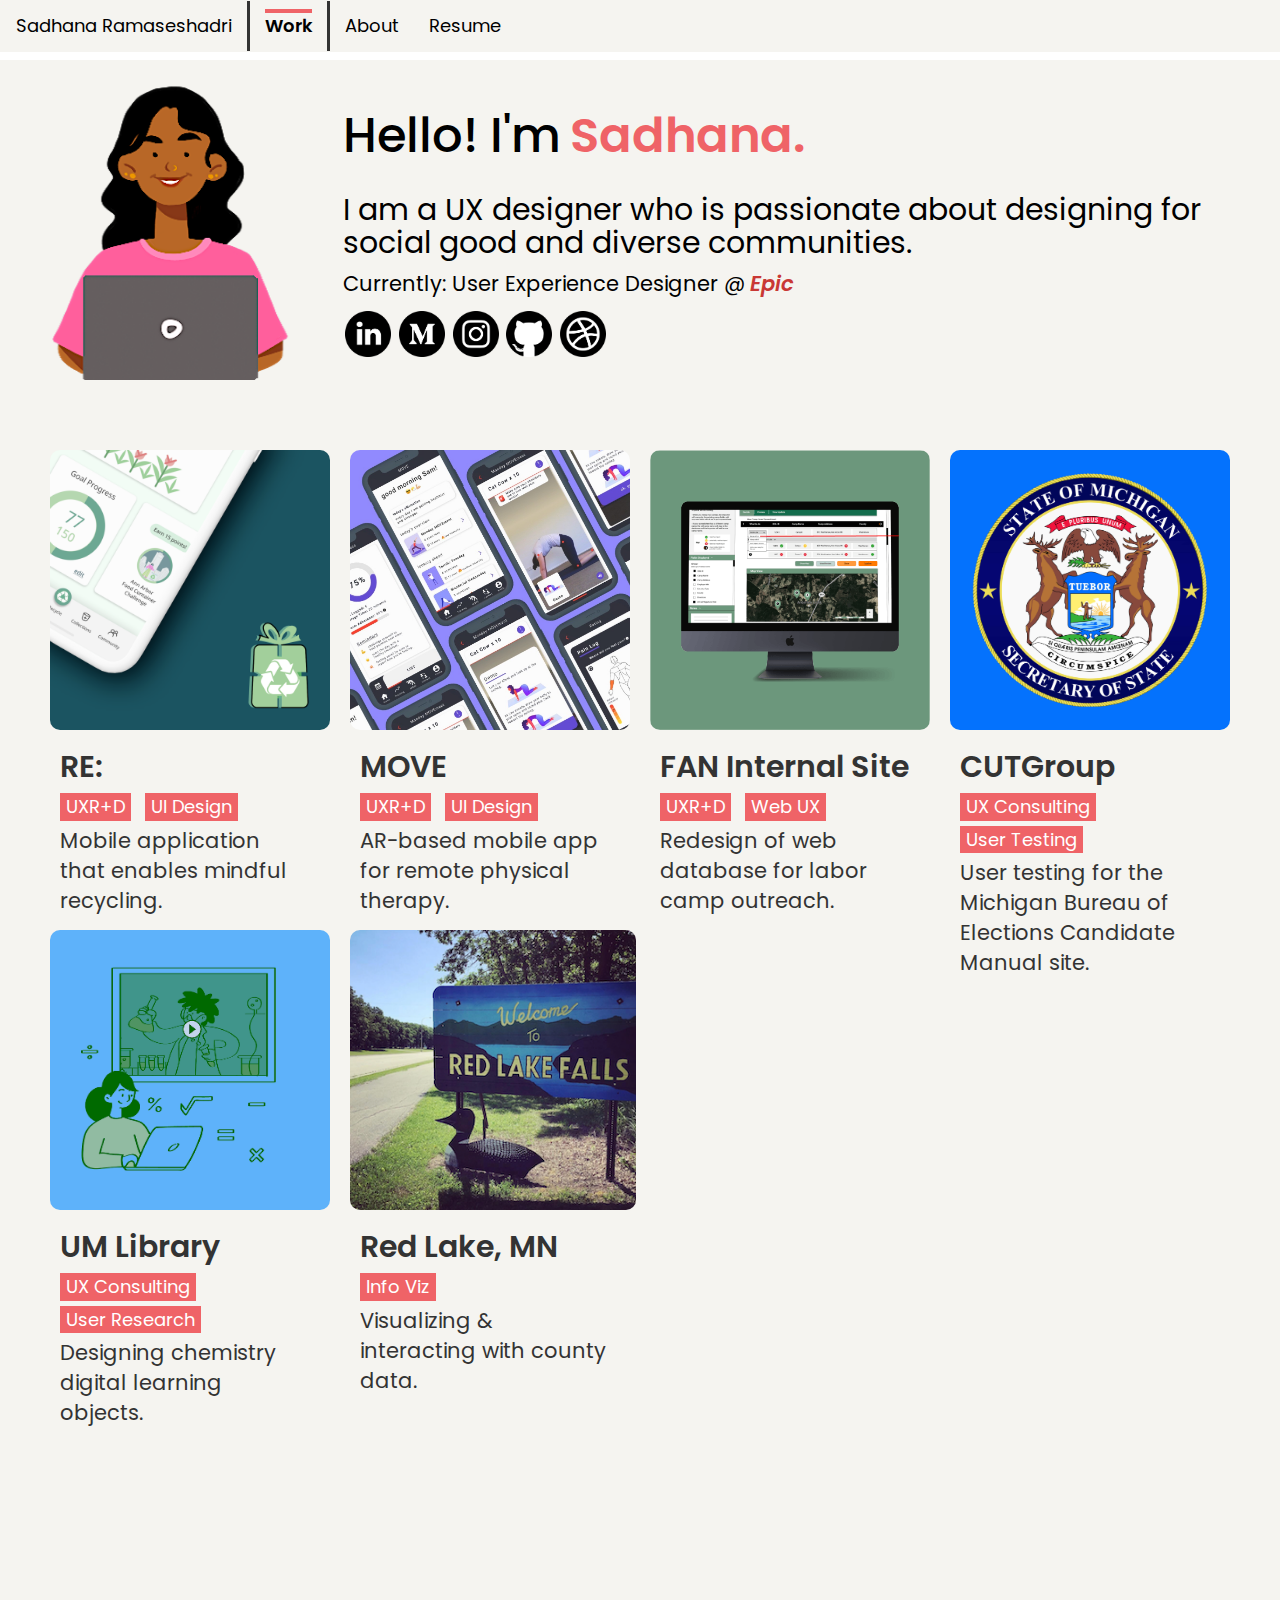
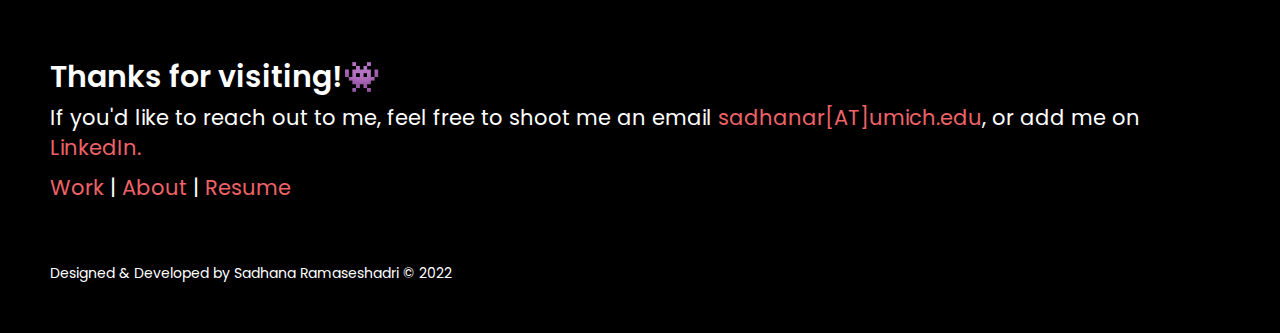
<file: index.html>
<!DOCTYPE html>
<html lang="en">
    <head>
      <meta charset="UTF-8" name="viewport" content="width=device-width, initial-scale=1">
      <link rel="stylesheet" href="https://maxcdn.bootstrapcdn.com/bootstrap/3.4.1/css/bootstrap.min.css">
      <link rel="stylesheet" href="mystyle.css">
      <link href='https://fonts.googleapis.com/css2?family=Poppins:wght@400;600;900&display=swap' rel='stylesheet' type='text/css'>
      <link rel="stylesheet" media="screen" href="https://fontlibrary.org//face/opendyslexic" type="text/css"/>
      <link rel="shortcut icon" type="image/x-icon" href="images/sadhana_portfolio.png">


            <nav class="navbar" id="nav-bootstrap-overrides">
            <div class="container-fluid">
              <div class="navbar-header">
                <a class="navbar-brand" id="link-override" href="index.html">Sadhana Ramaseshadri</a>
              </div>
              <ul class="nav navbar-nav" id="hover-nav-bootstrap-overrides">
                <li class="active"><a id="link-override" href="index.html">Work</a></li>
                <li><a id="link-override" href="about.html">About</a></li>
                <li><a id="link-override" href="resume.html">Resume</a></li>
              </ul>
            </div>
          </nav>

          <div class="header">
            <div class="progress-container">
              <div class="progress-bar" id="myBar"></div>
            </div>
          </div>

          <script>
            // When the user scrolls the page, execute myFunction 
            window.onscroll = function() {myFunction()};
            
            function myFunction() {
              var winScroll = document.body.scrollTop || document.documentElement.scrollTop;
              var height = document.documentElement.scrollHeight - document.documentElement.clientHeight;
              var scrolled = (winScroll / height) * 100;
              document.getElementById("myBar").style.width = scrolled + "%";
            }
            ///FEEBD6

            </script>
            <title>Sadhana Ramaseshadri | UX Designer</title>
    </head>
    <body>

      <div class='hello-container'>
        <div class="memoji">
          <a href="about.html"><img id = "me_pic" src="images/sadhana_portfolio.png"></a>
        </div>

        <div class="hello-intro">
          <h1>Hello! I'm<mark class="hilight"><a class="name-pronounciation" id="link-override" href="about.html"></a></mark></h1>
          <h2 style="font-weight: 400;">I am a UX designer who is passionate about designing for social good and diverse communities.</h2>
          <p>Currently: User Experience Designer @<mark class="hilight"><a target="_blank" href="https://www.epic.com/" style="font-style:italic; color:#c93835; font-weight: 600;">Epic</a></mark><br>
          <div class = "sm-icons">
            <a target="_blank" href="https://www.linkedin.com/in/sadhana-ramaseshadri/"><img id = "sm" src="images/sm-icons/linkedin-icon.png"></a>
            <a target="_blank" href="https://medium.com/@sadhanasr"><img id = "sm" src="images/sm-icons/medium-icon.png"></a>
            <a target="_blank" href="https://www.instagram.com/sadhana.psd/"><img id = "sm" src="images/sm-icons/ig-icon.png"></a>
            <a target="_blank" href="https://github.com/sadhana-sr"><img id = "sm" src="images/sm-icons/github-icon.png"></a>
            <a target="_blank" href="https://dribbble.com/sadhanar"><img id = "sm" src="images/sm-icons/dribbble-icon.png"></a>
          </div>
        </div>
      </div>


          <div class="projects-container" id="work-anchor">
            <div class="container">
              <a href=RE.html><img src="images/RE/RE-cover.png";></a>
              <h2>RE:</h2>
              <button>UXR+D</button>
              <button>UI Design</button>
              <p>Mobile application that enables mindful recycling.</p>
            </div>
            <div class="container">
              <a href=move.html><img src="images/move/move_cover.jpg";></a>
              <h2>MOVE</h2>
              <button>UXR+D</button>
              <button>UI Design</button>
              <p>AR-based mobile app for remote physical therapy.</p>
            </div>
            <div class="container">
              <a href=flan.html><img src="images/flan/flan-screen.png"></a>
              <h2>FAN Internal Site</h2>
              <button>UXR+D</button>
              <button>Web UX</button>
              <p>Redesign of web database for labor camp outreach.</p>
            </div>           
            <div class="container">
              <a href=cutgroup.html><img src="images/cutgroup/cutgroup_cover.jpg"></a>
              <h2>CUTGroup</h2>
              <button>UX Consulting</button>
              <button>User Testing</button>
              <p>User testing for the Michigan Bureau of Elections Candidate Manual site.</p>
            </div>
            <div class="container">
              <a href=dlo.html><img src="images/dlo/dlo-cover.png"></a>
              <h2>UM Library</h2>
              <button>UX Consulting</button>
              <button>User Research</button>
              <p>Designing chemistry digital learning objects.</p>
            </div>
            <div class="container">
              <a href=red_lake.html><img src="images/red-lake/red-lake-cover.png"></a>
              <h2>Red Lake, MN</h2>
              <button>Info Viz</button>
              <p>Visualizing & interacting with county data.</p>
            </div>
          </div>

      
    <footer style="color: #ffffff;">
      <h2>Thanks for visiting!👾</h2>
      <p>If you'd like to reach out to me, feel free to shoot me an email <a href="mailto:sadhanar@umich.edu">sadhanar[AT]umich.edu</a>,
         or add me on <a target="_blank" href = "linkedin.com/in/sadhanara">LinkedIn.</a>
      </p>

      <p><a href="index.html">Work</a> | <a href="about.html">About</a> | <a href="resume.html">Resume</a></p>

      <p id="creds">Designed & Developed by Sadhana Ramaseshadri © 2022</p>
    </footer>
        
        <!-- VISA Tracking Code for https://sadhana-sr.github.io/portfolio/ --><script>(function(v,i,s,a,t){v[t]=v[t]||function(){(v[t].v=v[t].v||[]).push(arguments)};if(!v._visaSettings){v._visaSettings={}}v._visaSettings[a]={v:'1.0',s:a,a:'1',t:t};var b=i.getElementsByTagName('body')[0];var p=i.createElement('script');p.defer=1;p.async=1;p.src=s+'?s='+a;b.appendChild(p)})(window,document,'//app-worker.visitor-analytics.io/main.js','d85ac6e8-99d8-11ec-b589-901b0edac50a','va')</script><!-- VISA Tracking Code for https://sadhana-sr.github.io/portfolio/ -->
    
    </body>


    
</html>
</file>
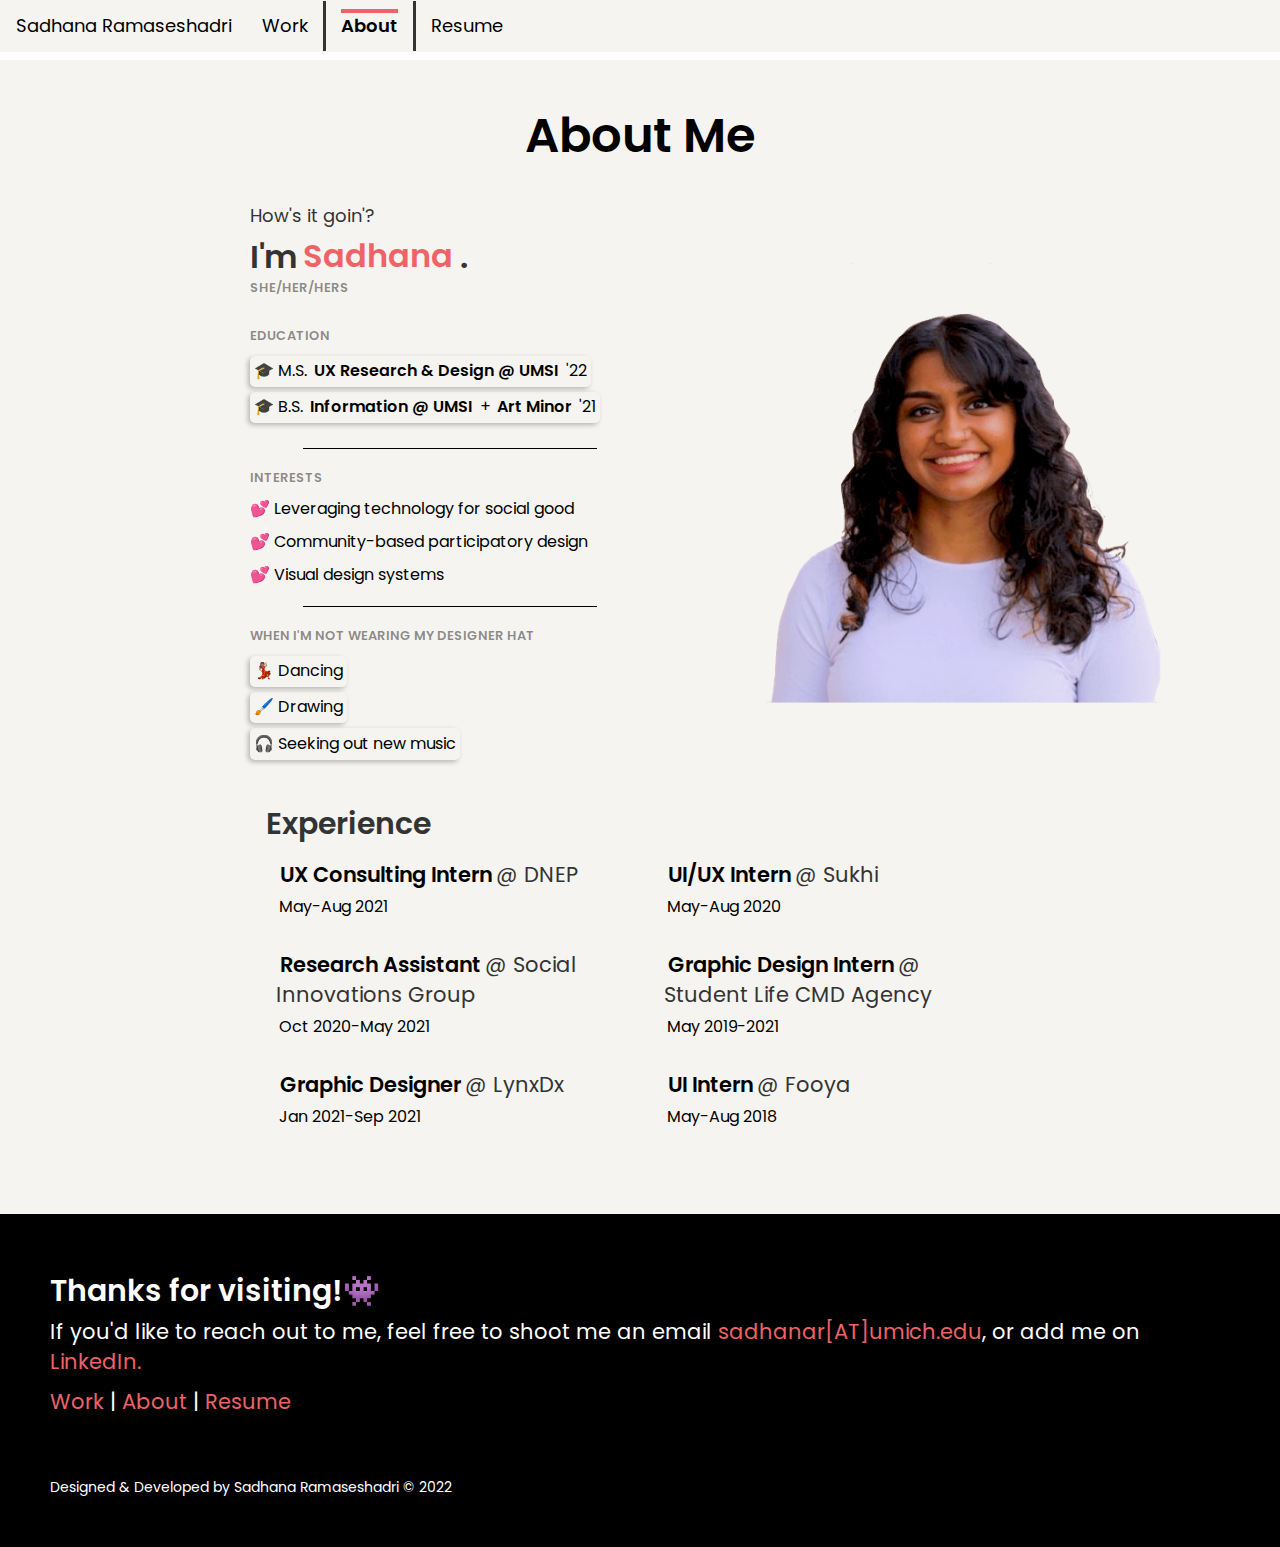
<file: about.html>
<!DOCTYPE html>
<html lang="en">
    <head>
      <meta name="viewport" content="width=device-width, initial-scale=1">
      <link rel="stylesheet" href="https://maxcdn.bootstrapcdn.com/bootstrap/3.4.1/css/bootstrap.min.css">
      <link rel="stylesheet" href="mystyle.css">
      <link href='https://fonts.googleapis.com/css2?family=Poppins:wght@400;600;900&display=swap' rel='stylesheet' type='text/css'>
      <script src="https://ajax.googleapis.com/ajax/libs/jquery/2.1.1/jquery.min.js"></script>


      <nav class="navbar" id="nav-bootstrap-overrides">
        <div class="container-fluid">
          <div class="navbar-header">
            <a class="navbar-brand" id="link-override" href="index.html">Sadhana Ramaseshadri</a>
          </div>
          <ul class="nav navbar-nav" id="hover-nav-bootstrap-overrides">
            <li><a id="link-override" href="index.html">Work</a></li>
            <li class="active"><a id="link-override" href="about.html">About</a></li>
            <li><a id="link-override" href="resume.html">Resume</a></li>
          </ul>
        </div>
      </nav>


      <div class="header">
        <div class="progress-container">
          <div class="progress-bar" id="myBar"></div>
        </div>
      </div>

      <script type="text/javascript">
        
        // When the user scrolls the page, execute myFunction 
        window.onscroll = function() {myFunction()};
        
        function myFunction() {
          var winScroll = document.body.scrollTop || document.documentElement.scrollTop;
          var height = document.documentElement.scrollHeight - document.documentElement.clientHeight;
          var scrolled = (winScroll / height) * 100;
          document.getElementById("myBar").style.width = scrolled + "%";
        }

        
        
        window.onload = function() {
          var nameArray = ['Sadhana', '/saadh•na/', 'சாதனா'];
          var numNames = nameArray.length;
          var index = 0;

        setInterval(()=> {
          console.log(nameArray[index]);
          document.getElementById('intro').textContent=nameArray[index];        
          index = (index + 1) % numNames;
          }, 1000);}


        </script>


        <div class="about-header">
        <title>About | Sadhana's UX Portfolio</title>
    </head>
    <body> 
      <h1 style="text-align: center;"><mark class="hilight" id ="about-me">About Me</mark></h1></div>

      <div class="wrapper" id="wrapper">
        <div class="e">
          <img class="img-top-responsive" src="images/about-images/headshot-sadhana-ramaseshadri-copy.png">

          <p style="font-size: large;">How's it goin'?</p>
          <h2 style="font-size: xx-large; margin:0px">I'm<mark id="intro">Sadhana</mark>.</h2>
          <p style="font-size: small; font-weight: 600;color: #00000070;margin-top:5px">SHE/HER/HERS</p><br>

          <p style="font-size: small; font-weight: 600;color: #00000070;">EDUCATION</p>
          <button class="about">🎓 M.S. <mark class="about-hilight"><a target="_blank" href="https://www.si.umich.edu/programs/master-science-information">UX Research & Design @ UMSI</mark></a> '22</button><br>

          <button class="about">🎓 B.S. <mark class="about-hilight"><a target="_blank" href="https://www.si.umich.edu/programs/bachelor-science-information">Information @ UMSI</mark></a> +
          <mark class="about-hilight"><a target="_blank" href="https://stamps.umich.edu/">Art Minor</mark></a> '21</button><br>
          
          <hr style="border-color: black; width:70%;">
          <p style="font-size: small; font-weight: 600;color: #00000070;">INTERESTS</p>
          <p class="about">💕 Leveraging technology for social good</p>
          <p class="about">💕 Community-based participatory design</p>
          <p class="about">💕 Visual design systems</p>

          <hr style="border-color: black; width:70%;">
          <p style="font-size: small; font-weight: 600;color: #00000070;">WHEN I'M NOT WEARING MY DESIGNER HAT</p>
          
            <a target="_blank" href="https://www.michigantaal.com/"><button class="about">💃🏽 Dancing</button></a><br>
            <a target="_blank" href="https://www.instagram.com/sadhana.psd/"><button class="about">🖌️ Drawing</button></a><br>
            <a target="_blank" href="https://open.spotify.com/playlist/1DnPwaXAVjZ1bo1nMh1JVA?si=8258b2aaf04342d7"><button class="about">🎧 Seeking out new music</button></a>
        <br>
            
        </div>
        <div class="b">
        <img class="img-bottom" src="images/about-images/headshot-sadhana-ramaseshadri.png">
        <img class="img-top" src="images/about-images/headshot-sadhana-ramaseshadri-copy.png">
        </div>
      </div><br>




      <div class="section-container" id="experience">
      <h2>Experience</h2>
        <div id="grid-container">
            <p><mark class="hilight">UX Consulting Intern</mark>@ DNEP<br><mark class="hilight-exp">May-Aug 2021</mark><br><br>
            <mark class="hilight">Research Assistant</mark>@ Social Innovations Group<br><mark class="hilight-exp">Oct 2020-May 2021</mark><br><br>
            <mark class="hilight">Graphic Designer</mark>@ LynxDx<br><mark class="hilight-exp">Jan 2021-Sep 2021</mark></p>
            <p><mark class="hilight">UI/UX Intern</mark>@ Sukhi<br><mark class="hilight-exp">May-Aug 2020</mark><br><br>
              <mark class="hilight">Graphic Design Intern</mark>@ Student Life CMD Agency<br><mark class="hilight-exp">May 2019-2021</mark><br><br>
              <mark class="hilight">UI Intern</mark>@ Fooya<br><mark class="hilight-exp">May-Aug 2018</mark></p>
        </div>
    </div>

    </body>
    <footer style="color: #ffffff;">
      <h2>Thanks for visiting!👾</h2>
      <p>If you'd like to reach out to me, feel free to shoot me an email <a href="mailto:sadhanar@umich.edu">sadhanar[AT]umich.edu</a>,
         or add me on <a target="_blank" href = "linkedin.com/in/sadhanara">LinkedIn.</a>
      </p>

      <p><a href="index.html">Work</a> | <a href="about.html">About</a> | <a href="resume.html">Resume</a></p>

      <p id="creds">Designed & Developed by Sadhana Ramaseshadri © 2022</p>
    </footer>
</html>
</file>
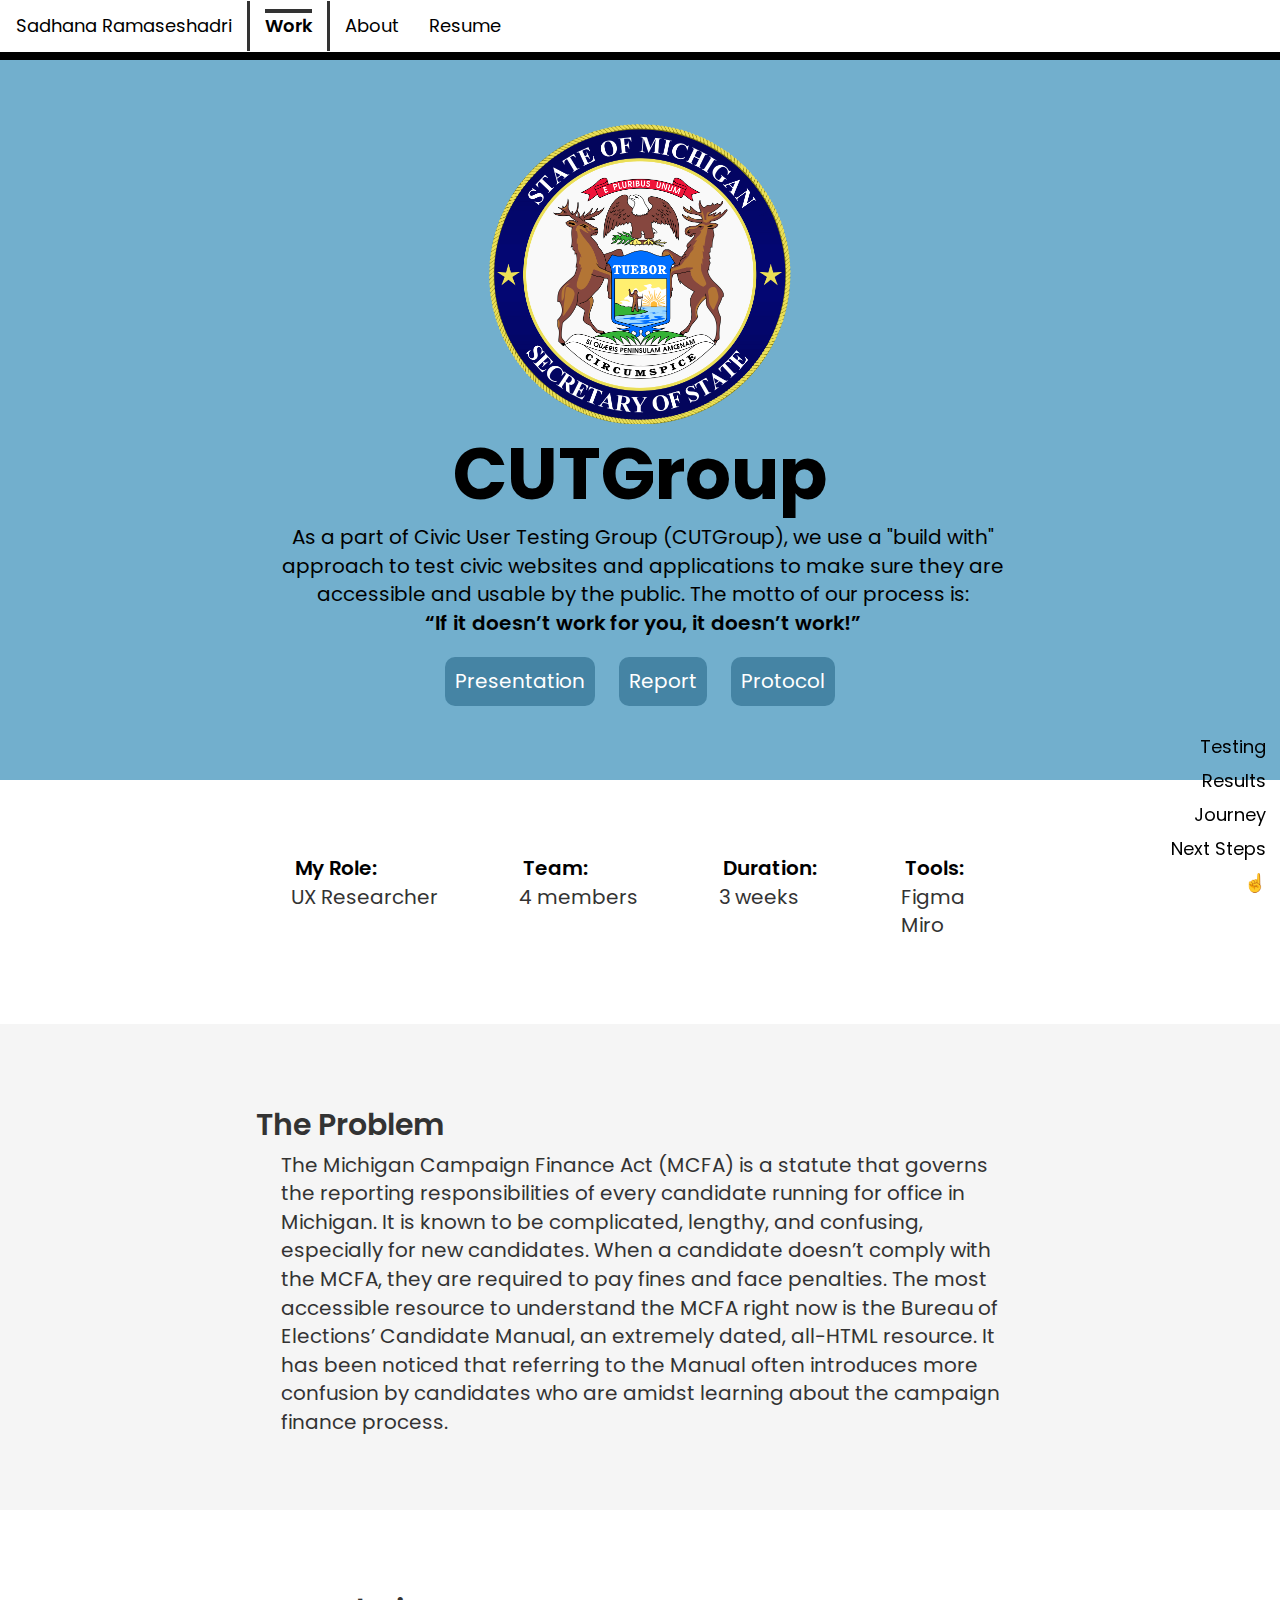
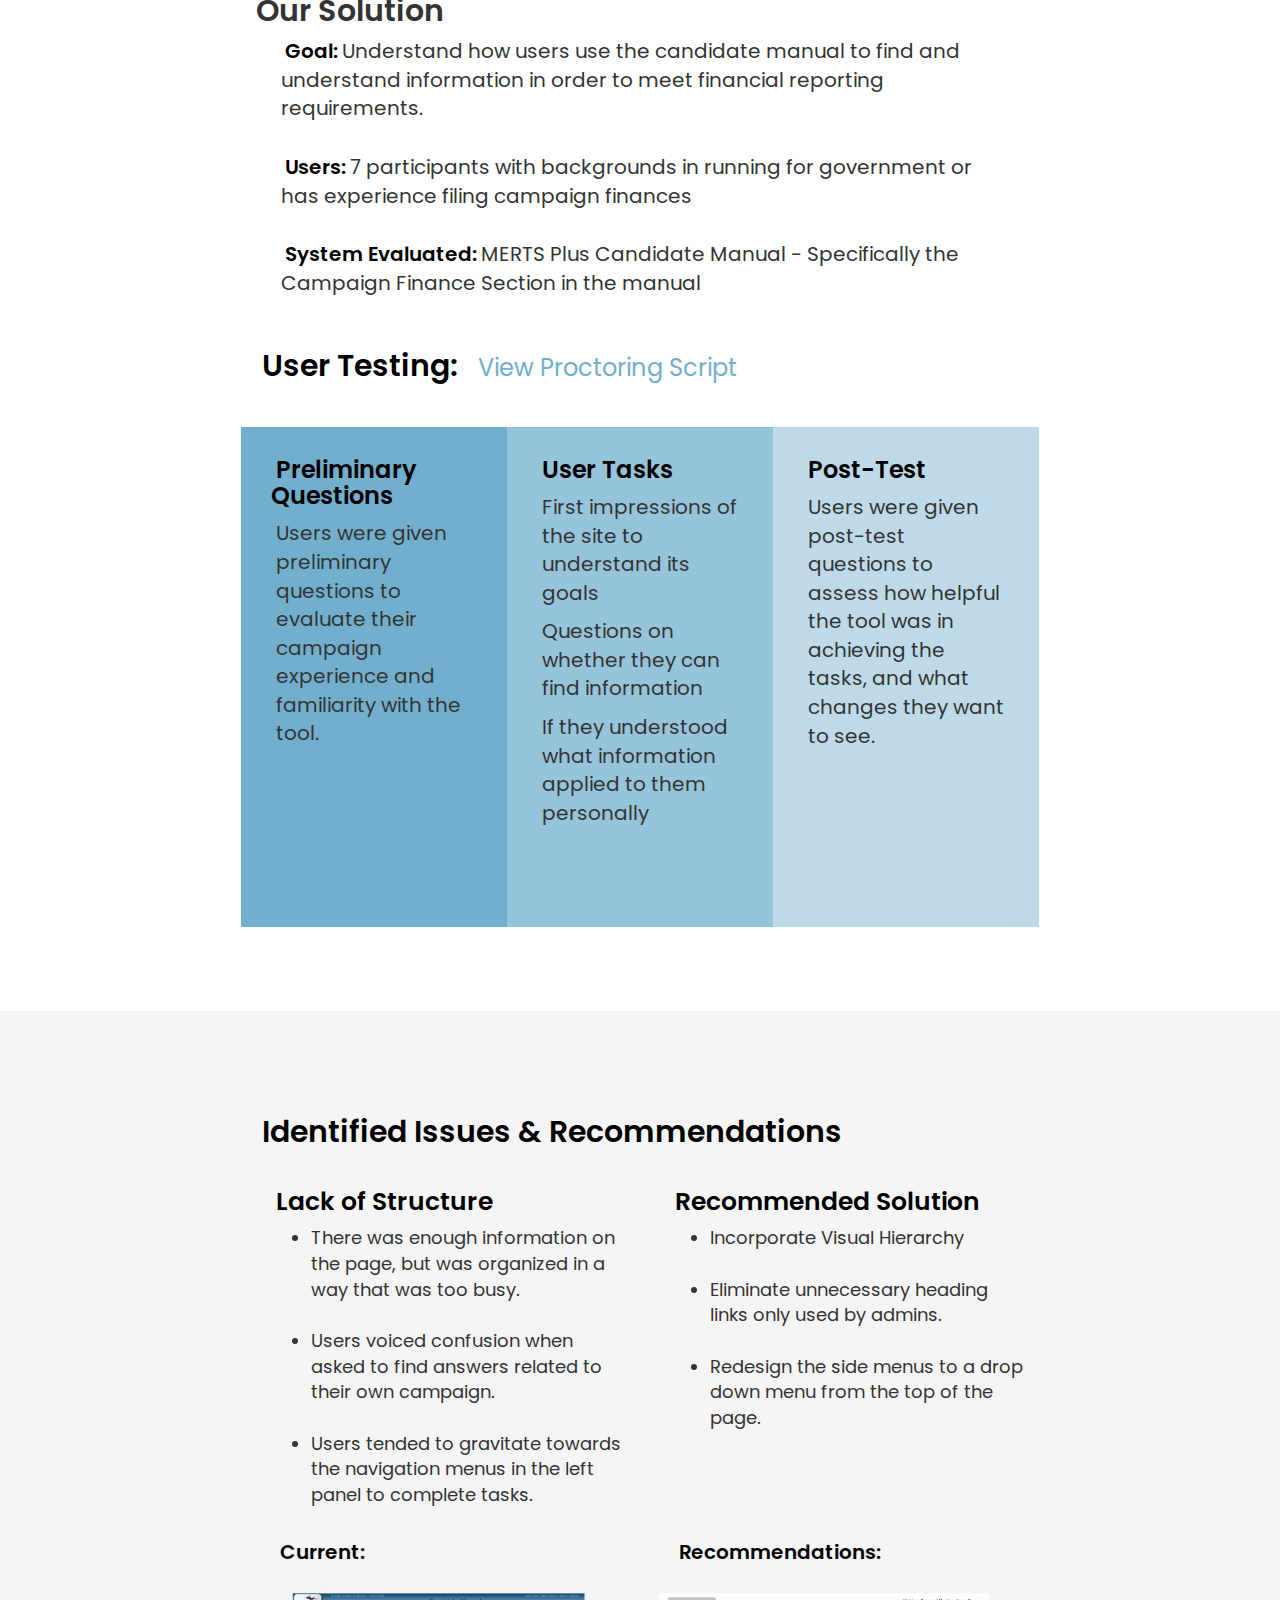
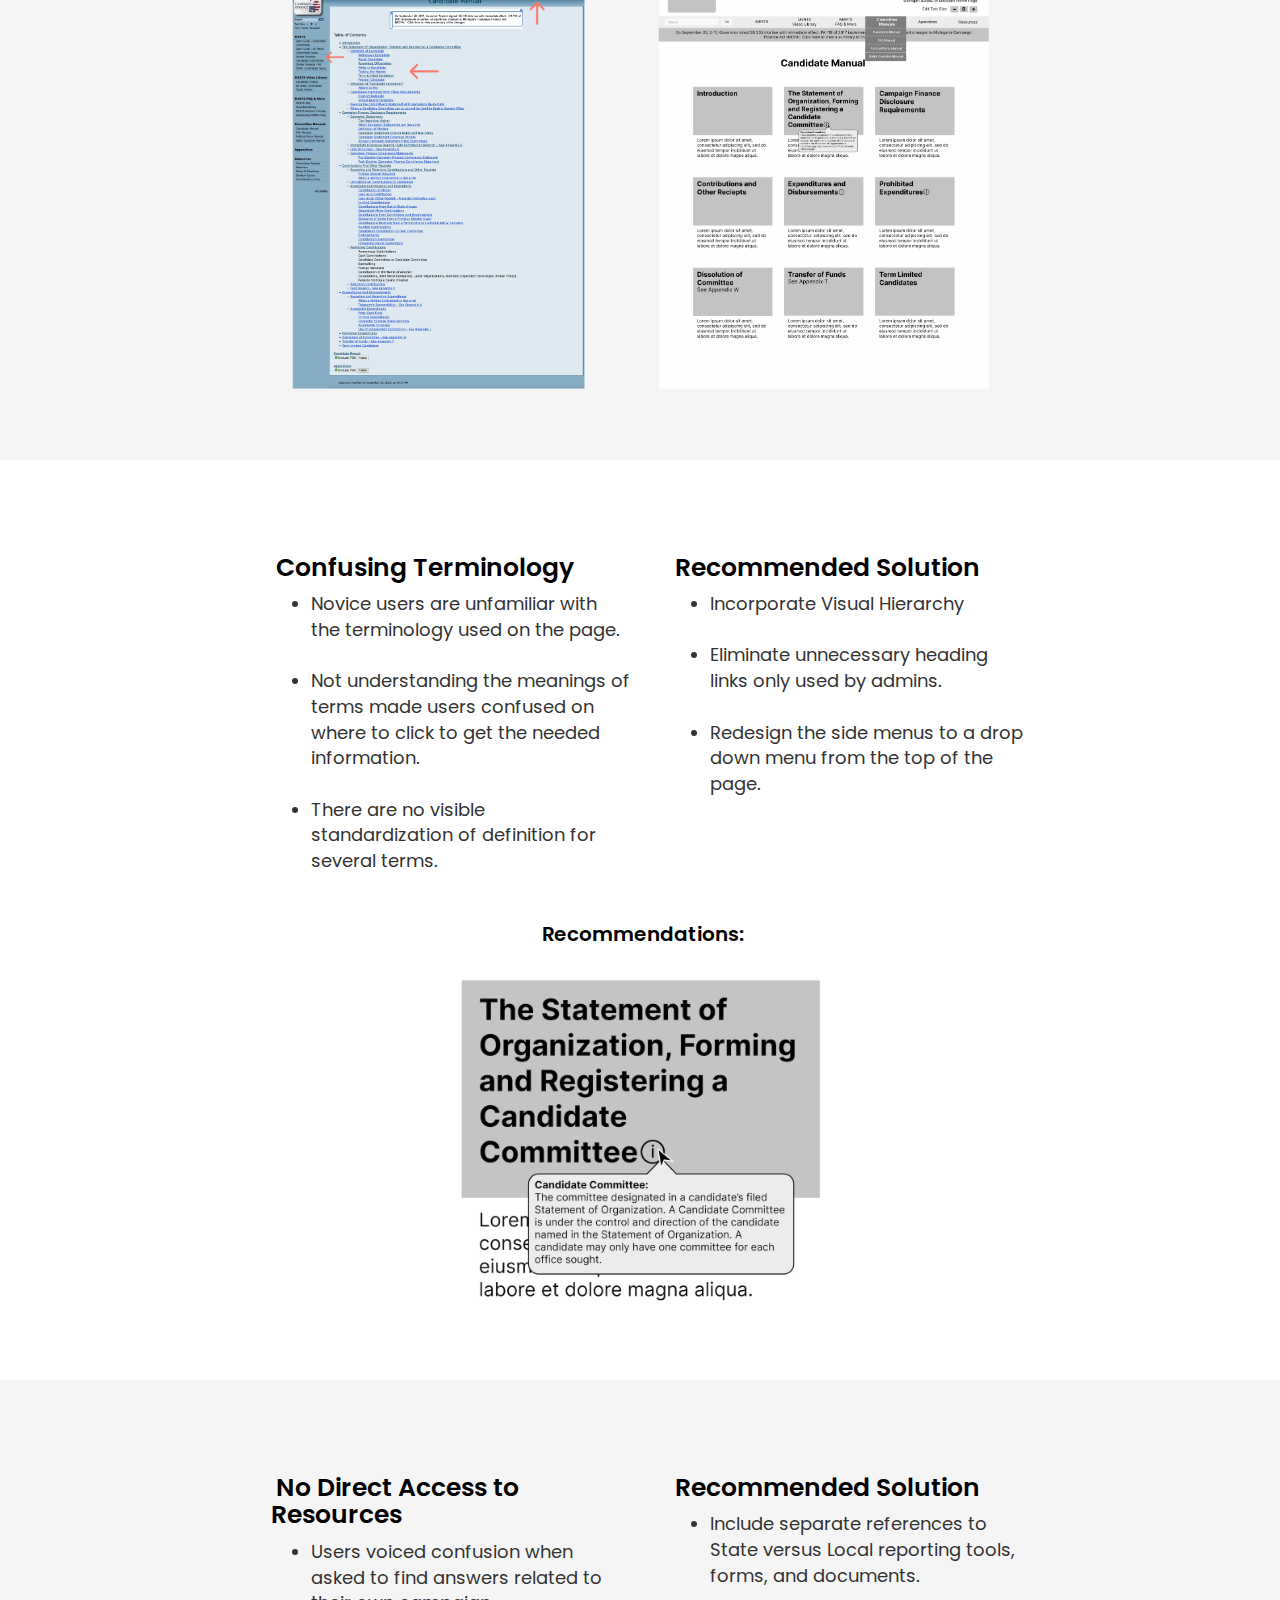
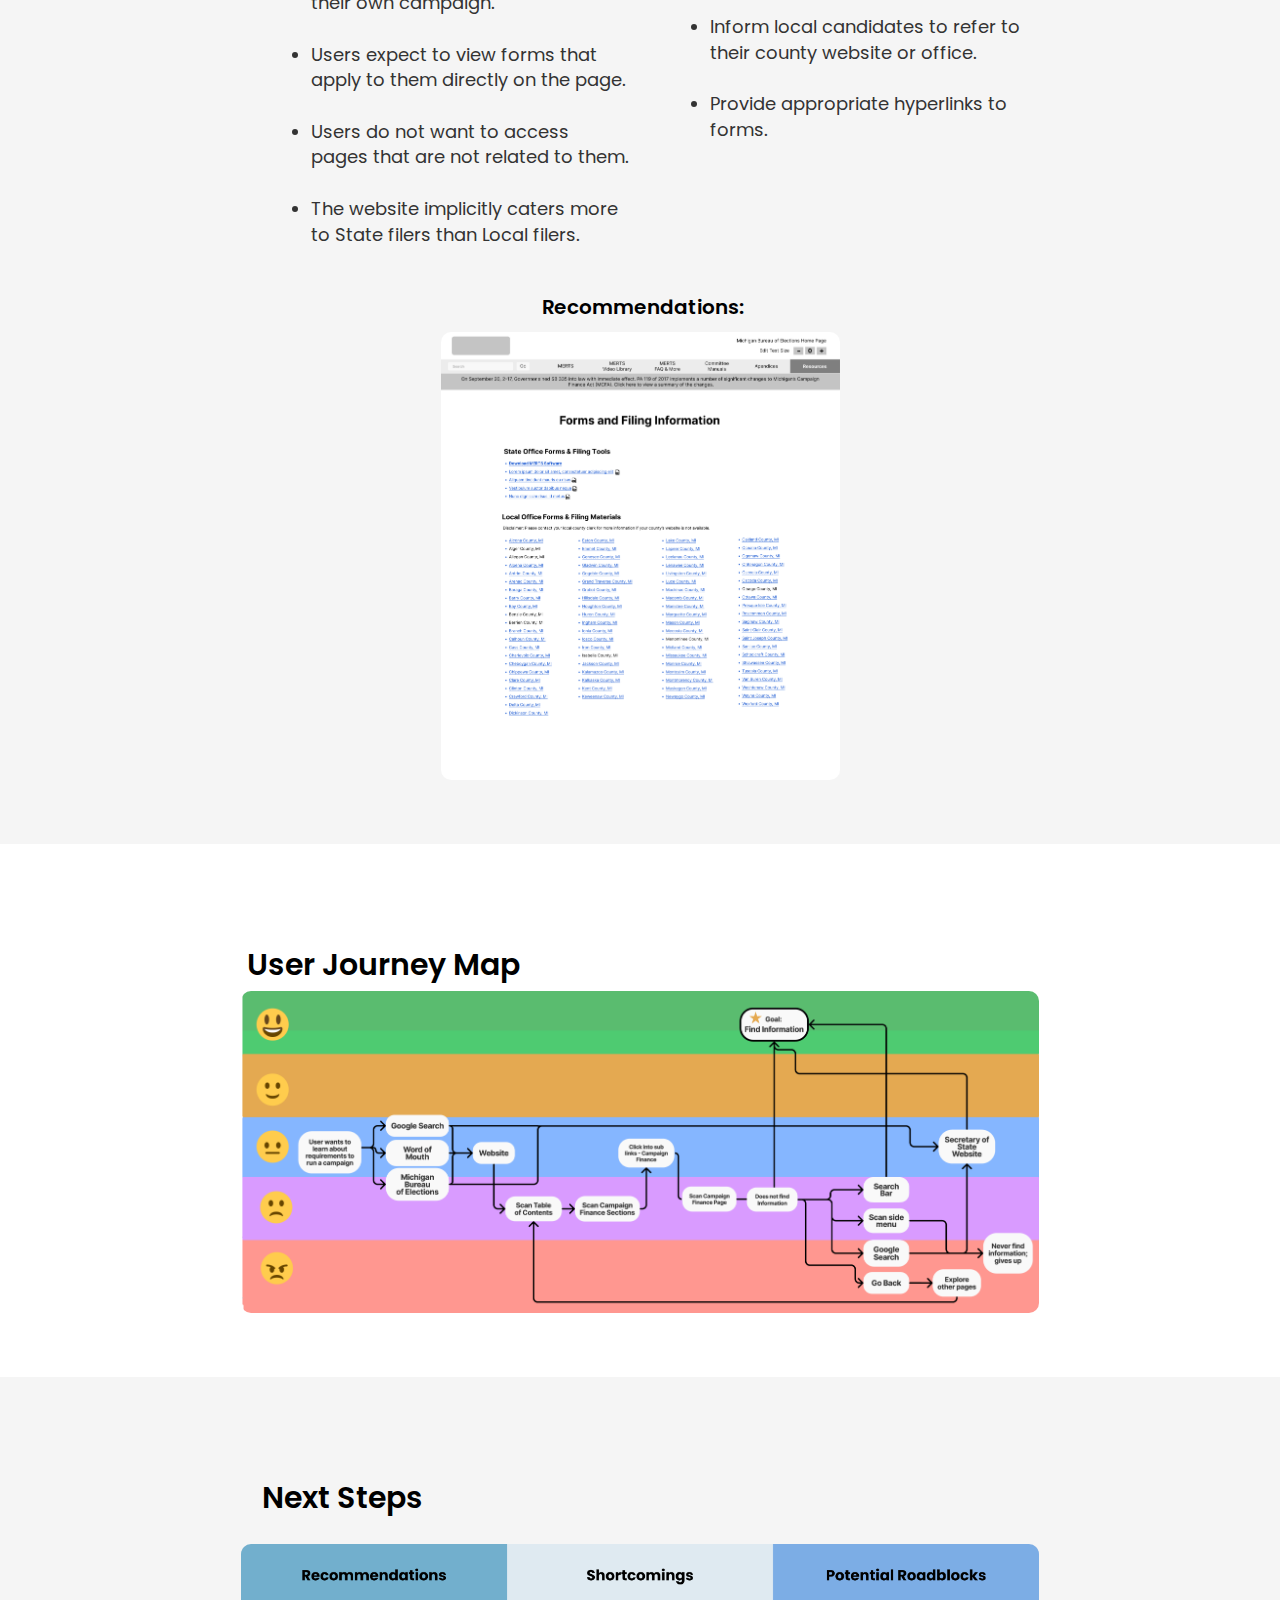
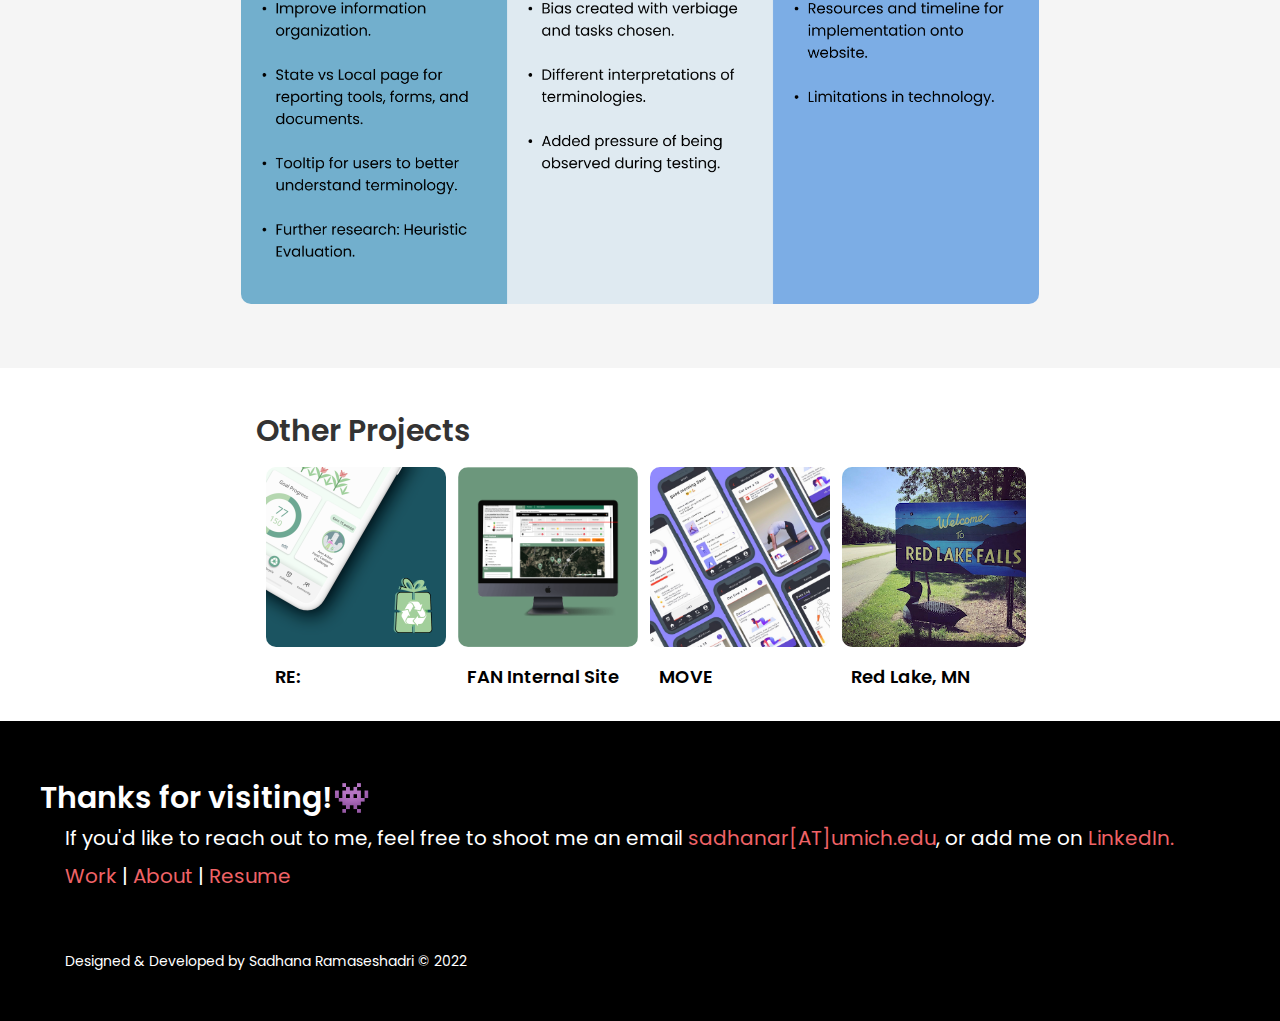
<file: cutgroup.html>
<!DOCTYPE html>
<html lang="en">

<head>
    <meta charset="UTF-8" name="viewport" content="width=device-width, initial-scale=1">
    <link rel="stylesheet" href="https://maxcdn.bootstrapcdn.com/bootstrap/3.4.1/css/bootstrap.min.css">
    <link rel="stylesheet" href="mystyle_cutgroup.css">
    <link href='https://fonts.googleapis.com/css2?family=Poppins:wght@400;600;900&display=swap' rel='stylesheet'
        type='text/css'>


    <nav class="navbar" id="nav-bootstrap-overrides">
        <div class="container-fluid">
            <div class="navbar-header">
                <a class="navbar-brand" id="link-override" href="index.html">Sadhana Ramaseshadri</a>
            </div>
            <ul class="nav navbar-nav" id="hover-nav-bootstrap-overrides">
                <li class="active"><a href="index.html">Work</a></li>
                <li><a id="link-override" href="about.html">About</a></li>
                <li><a id="link-override" href="resume.html">Resume</a></li>
            </ul>
        </div>
    </nav>

    <div class="header">
        <div class="progress-container">
            <div class="progress-bar" id="myBar"></div>
        </div>
    </div>

    <div class="scroll-buttons">
        <a href="cutgroup.html#methodology-anchor"><button id="scroll">Testing</button></a>
        <a href="cutgroup.html#results-anchor"><button id="scroll">Results</button></a>
        <a href="cutgroup.html#map-anchor"><button id="scroll">Journey</button></a>
        <a href="cutgroup.html#next-anchor"><button id="scroll">Next Steps</button></a>
        <a href="cutgroup.html#top"><button id="scroll">☝️</button></a>
    </div>

    <script>
        // When the user scrolls the page, execute myFunction 
        window.onscroll = function () { myFunction() };

        function myFunction() {
            var winScroll = document.body.scrollTop || document.documentElement.scrollTop;
            var height = document.documentElement.scrollHeight - document.documentElement.clientHeight;
            var scrolled = (winScroll / height) * 100;
            document.getElementById("myBar").style.width = scrolled + "%";
        };
    </script>

    <base href="move.html">

    <title>CUTGroup | Work | Sadhana's UX Portfolio</title>
</head>

<body>
    <div class='move-banner' id="top">

        <img id="move_pic" src="images/cutgroup/michigan_logo.png" style="height: 300px;">
        <div class="move-intro">
            <h1 style="font-weight:700">CUTGroup</h1>
            <p style="font-weight: 400;text-align: center;">As a part of Civic User Testing Group (CUTGroup), we use a "build with" approach to test civic websites and applications to make sure they are accessible and usable by the public. The motto of our process is: <br><mark class="hilight">“If it doesn’t work for you, it doesn’t work!”</mark></p>
        </div>
        <a target="_blank" href="https://tinyurl.com/2p8fnww6"><button id="deliverable">Presentation</button></a>
        <a target="_blank" href="https://tinyurl.com/yckryve5"><button id="deliverable">Report</button></a>
        <a target="_blank" href="https://tinyurl.com/2p8s4vcs"><button id="deliverable">Protocol</button></a>
        

    </div>

    <div class="section-container">
        <div class="grid-container">
            <p><mark class="hilight">My Role:</mark><br>UX Researcher</p>
            <p><mark class="hilight">Team:</mark><br>4 members</p>
            <p><mark class="hilight">Duration:</mark><br>3 weeks</p>
            <p><mark class="hilight">Tools:</mark><br>Figma<br>Miro</p>
        </div>
    </div>



    <div class="section-container" style="background-color:#ebebeb85">
        <h2>The Problem</h2>
        <p>The Michigan Campaign Finance Act (MCFA) is a statute that
            governs the reporting responsibilities of every candidate running
            for office in Michigan. It is known to be complicated, lengthy, and confusing, especially for new
            candidates. When a candidate doesn’t comply with the MCFA, they are required to pay fines and face
            penalties. The most accessible resource to understand the MCFA right now is the
            Bureau of Elections’ Candidate Manual, an extremely dated, all-HTML resource. 
            It has been noticed that referring to the Manual often introduces more confusion by candidates who are amidst learning
            about the campaign finance process. 
        </p>
    </div>

    <!-- User Testing Details -->
    <div class="section-container" id="methodology-anchor">
        <h2>Our Solution</h2>
            <p><mark class="hilight">Goal:</mark>Understand how users use the candidate manual to find and understand information in order to meet financial reporting requirements.</p>
            <br><p><mark class="hilight">Users:</mark>7 participants with backgrounds in running for government or has experience filing campaign finances</p>
            <br><p><mark class="hilight">System Evaluated:</mark>MERTS Plus Candidate Manual - Specifically the Campaign Finance Section in the manual</p>
                
    
        <br><h2><mark class="hilight">User Testing: </mark><a target="_blank" href="https://tinyurl.com/2p8s4vcs"><button>View Proctoring Script</button></a></h2><br>
        <div class="row">
            <div class="column" style="background-color:#72afcd;">
              <h3 style="font-size:x-large"><mark class="hilight">Preliminary Questions</mark></h3>
              <p>Users were given preliminary questions to evaluate their campaign experience and familiarity with the tool.</p>
            </div>
            <div class="column" style="background-color:#72afcdbd;">
                <h3 style="font-size:x-large"><mark class="hilight">User Tasks</mark></h3>
                <p>First impressions of the site to understand its goals</p>
                <p>Questions on whether they can find information</p>
                <p>If they understood what information applied to them personally</p>
              </ul>
            </div>
            <div class="column" style="background-color:#72afcd76;">
                <h3 style="font-size:x-large"><mark class="hilight">Post-Test</mark></h3>
              <p>Users were given post-test questions to assess how helpful the tool was in achieving the tasks, and what changes they want to see.
            </p>
            </div>
          </div><br>
            
    </div>
     
    <!-- F+R 1 -->
    <div class="section-container" id="results-anchor" style="background-color:#ebebeb85";">
            <br><h2><mark class="hilight">Identified Issues & Recommendations</mark></h2>
            
            <div class="row">
                <div style="height: fit-content;" class="column-finding">
                    <h3><mark class="hilight">Lack of Structure</mark></h3>

                    <ul>                      
                        <li>There was enough information on the page, but was organized in a way that was too busy.</li><br>
                        <li>Users voiced confusion when asked to find answers related to their own campaign.</li><br>
                        <li>Users tended to gravitate towards the navigation menus in the left panel to complete tasks.</li>
                    </ul>
                </div>

                <div style="height: fit-content;" class="column-finding">
                    <h3><mark class="hilight">Recommended Solution</mark></h3>
                    <ul>
                        <li>Incorporate Visual Hierarchy</li><br>
                        <li>Eliminate unnecessary heading links only used by admins.</li><br>
                        <li>Redesign the side menus to a drop down menu from the top of the page.</li><br>
                    </ul>
                </div>
            </div>
            <div class="row">
                <div class="column-finding">
                    <p><mark class="hilight">Current:</mark></p>
                </div>
                <div class="column-finding">
                    <p><mark class="hilight">Recommendations:</mark></p>
                </div>
            </div>
            <div class="row">
                <img style="width: 100%; display: block; margin-left: auto; margin-right: auto; margin: top 0;"src="images/cutgroup/F1 ---both.png">
            </div>
    </div>

    <!-- F+R 2 -->   
    <div class="section-container">
        <div class="row">
            <div class="column-finding">
                <h3><mark class="hilight">Confusing Terminology</mark></h3>
                <ul><li>Novice users are unfamiliar with the terminology used on the page.</li><br>
                    <li>Not understanding the meanings of terms made users confused on where to click to get the needed information.</li><br>
                    <li>There are no visible standardization of definition for several terms.</li><br>
                </ul>
            </div>

            <div class="column-finding">
                <h3><mark class="hilight">Recommended Solution</mark></h3>
                <ul>
                    <li>Incorporate Visual Hierarchy</li><br>
                    <li>Eliminate unnecessary heading links only used by admins.</li><br>
                    <li>Redesign the side menus to a drop down menu from the top of the page.</li><br>
                </ul>
            </div>
        </div>

        <div class="row">
            <p style="text-align: center;"><mark class="hilight">Recommendations:</mark></p>
            <img style="width: 50%; display: block; margin-left: auto; margin-right: auto;"src="images/cutgroup/F2 --- Tooltip.png">
        </div>
    </div>
            
    <!-- F+R 3 -->
    <div class="section-container" style="background-color:#ebebeb85">
        <div class="row">
            <div class="column-finding">
                <h3><mark class="hilight">No Direct Access to Resources</mark></h3>
                <ul>
                    <li>Users voiced confusion when asked to find answers related to their own campaign.</li><br>
                    <li>Users expect to view forms that apply to them directly on the page.</li><br>
                    <li>Users do not want to access pages that are not related to them.</li><br>
                    <li>The website implicitly caters more to State filers than Local filers.</li><br>
                </ul>
            </div>

            <div class="column-finding">
                <h3><mark class="hilight">Recommended Solution</mark></h3>
                <ul>
                    <li>Include separate references to State versus Local reporting tools, forms, and documents.</li><br>
                    <li>Inform local candidates to refer to their county website or office.</li><br>
                    <li>Provide appropriate hyperlinks to forms.</li><br>
                </ul>
            </div>
        </div>

        <div class="row">
            <p style="text-align: center;"><mark class="hilight">Recommendations:</mark></p>
            <img style="width: 50%; display: block; margin-left: auto; margin-right: auto;"src="images/cutgroup/F3 --- Forms.png">
        </div>
    </div>

    <!-- User Journey -->
    <div class="section-container" id="map-anchor">
        <div class="row">
            <br><h2><mark class="hilight">User Journey Map</mark></h2>
            <img style="width: 100%; display: block; margin-left: auto; margin-right: auto;"src="images/cutgroup/user_journey.png">
        </div>
    </div>

    <!-- Next Steps -->
    <div class="section-container" id="next-anchor" style="background-color:#ebebeb85">
        <br><h2><mark class="hilight">Next Steps</mark></h2><br>
        <div class="row">
            <img style="width: 100%; display: block; margin-left: auto; margin-right: auto;"src="images/cutgroup/next_steps.png">
        </div> 
    </div>

    <div class="other-section-container">
        <h2>Other Projects</h2>

        <div class="container">
            <a href=RE.html><img src="images/RE/RE-cover.png">
                <h2 id="other-projects">RE:</h2>
            </a>
        </div>
        <div class="container">
            <a href=flan.html><img src="images/flan/flan-screen.png">
                <h2 id="other-projects">FAN Internal Site</h2>
            </a>
        </div>
        <div class="container">
            <a href=move.html><img src="images/move/move_cover.jpg">
                <h2 id="other-projects">MOVE</h2>
            </a>
        </div>
        <div class="container">
            <a href=red_lake.html><img src="images/red-lake/red-lake-cover.png">
                <h2 id="other-projects">Red Lake, MN</h2>
            </a>
        </div>


        <div class="responsive-container">
            <a href=RE.html>
                <h2 id="other-projects">RE:</h2>
            </a>
            <a href=move.html>
                <h2 id="other-projects">MOVE</h2>
            </a>
            <a href=flan.html>
                <h2 id="other-projects">FAN Internal Site</h2>
            </a>
            <a href=red_lake.html>
                <h2 id="other-projects">Red Lake, MN</h2>
            </a>
        </div>
    </div>

</body>

<footer style="color: #ffffff;">
    <h2>Thanks for visiting!👾</h2>
    <p>If you'd like to reach out to me, feel free to shoot me an email <a
            href="mailto:sadhanar@umich.edu">sadhanar[AT]umich.edu</a>,
        or add me on <a target="_blank" href="linkedin.com/in/sadhanara">LinkedIn.</a>
    </p>

    <p><a href="index.html">Work</a> | <a href="about.html">About</a> | <a href="resume.html">Resume</a></p>

    <p id="creds">Designed & Developed by Sadhana Ramaseshadri © 2022</p>
</footer>



</html>
</file>
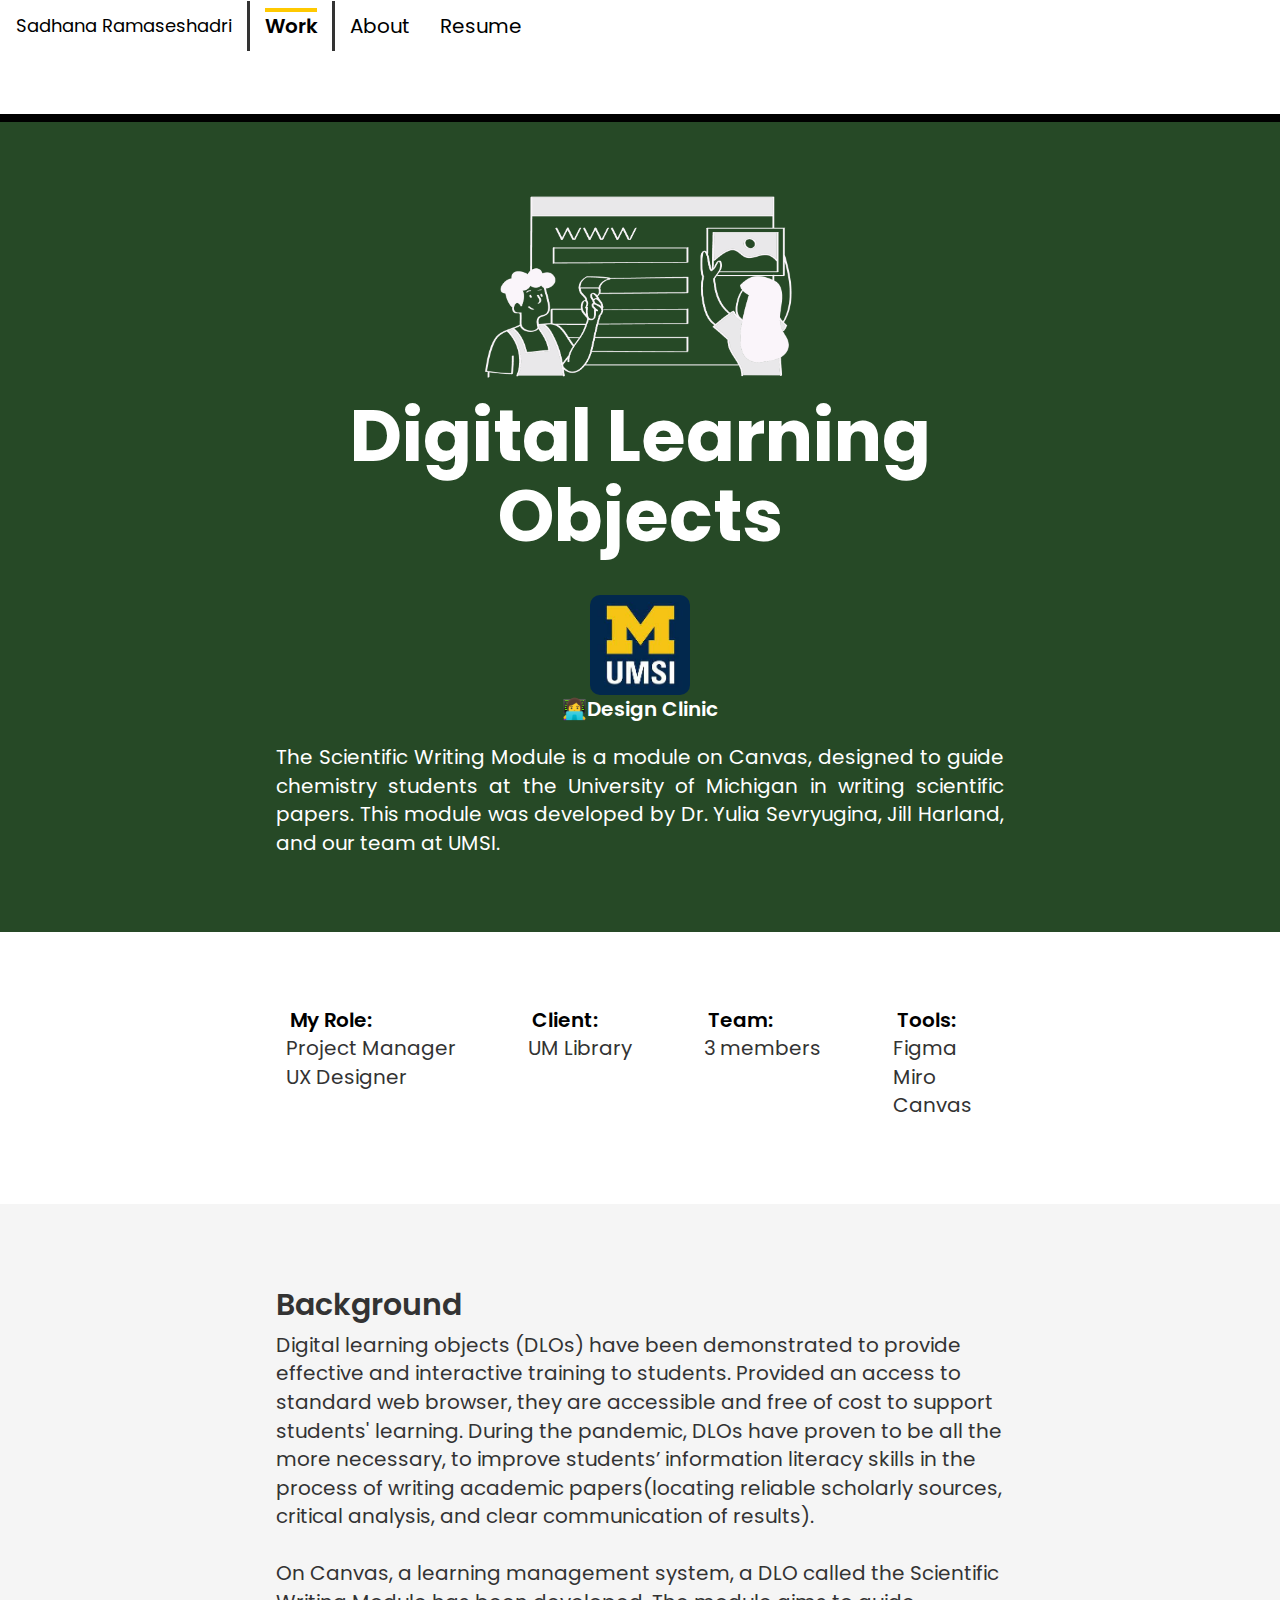
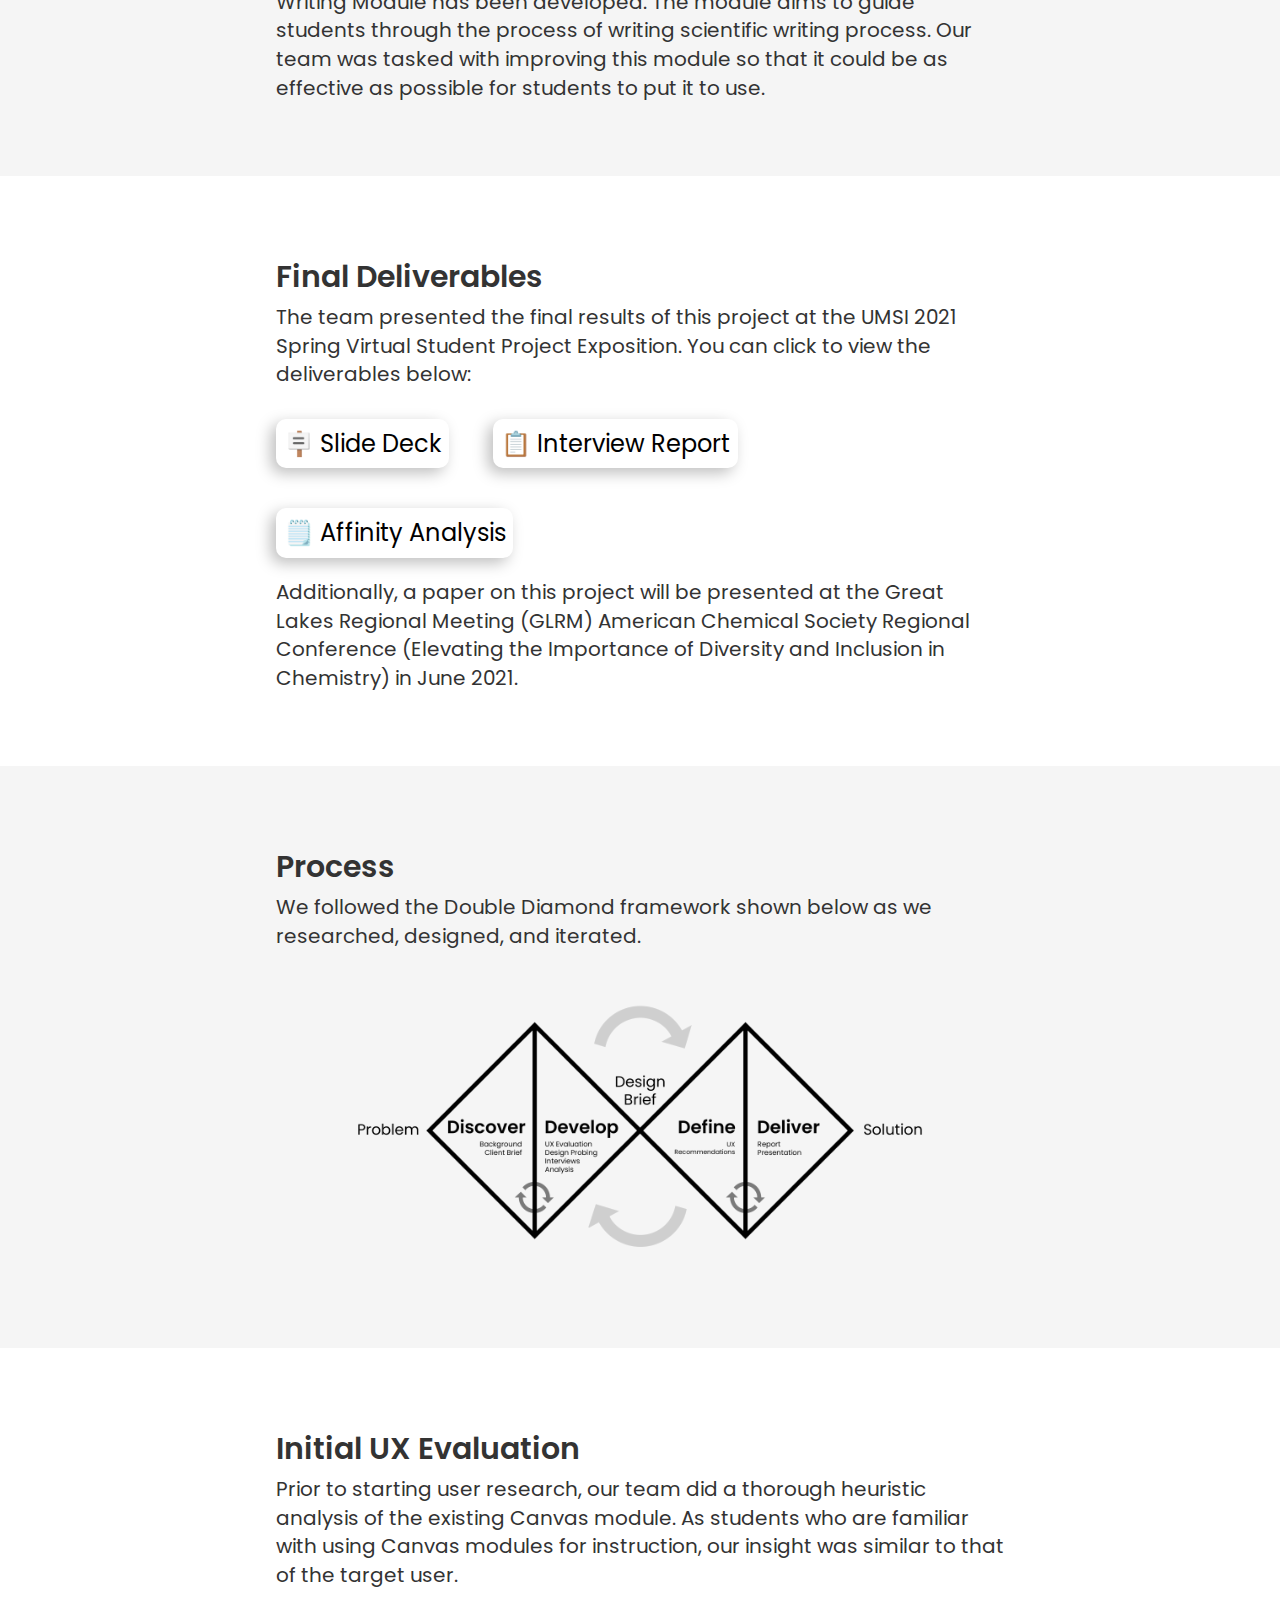
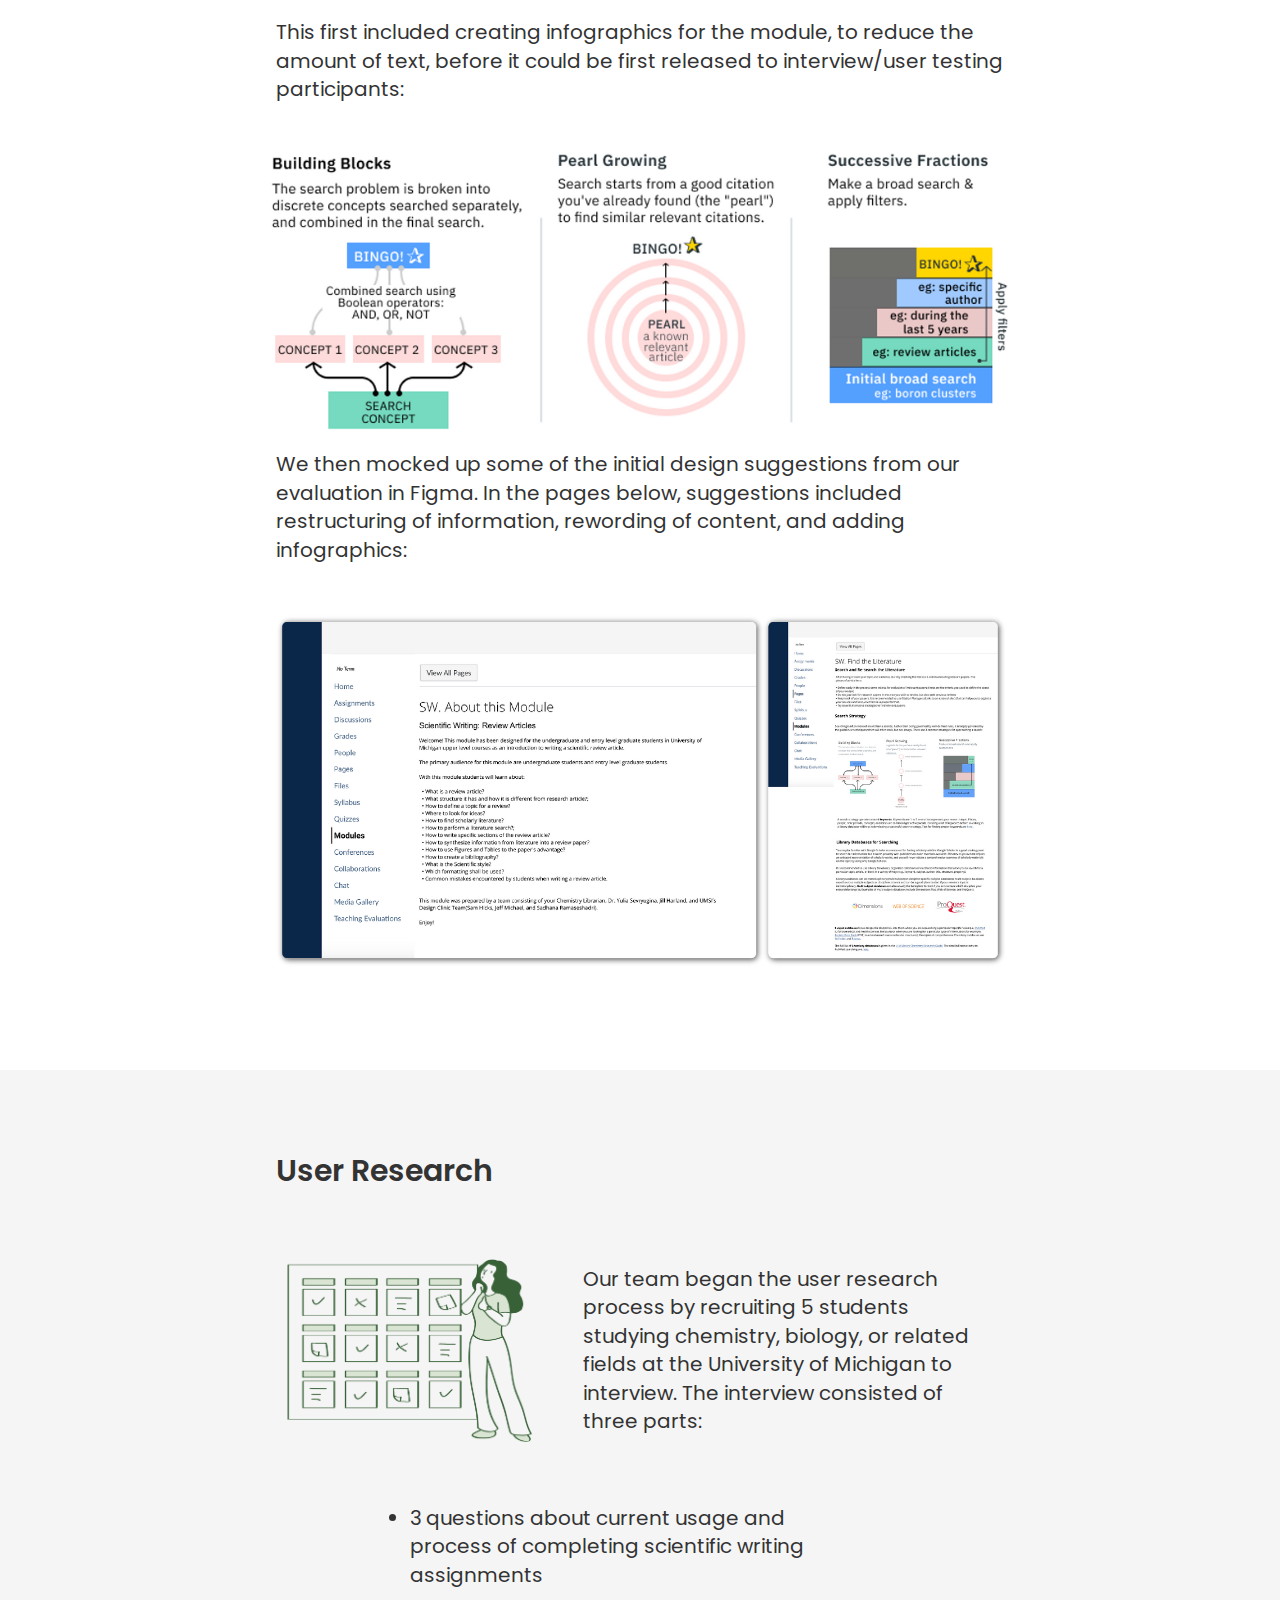
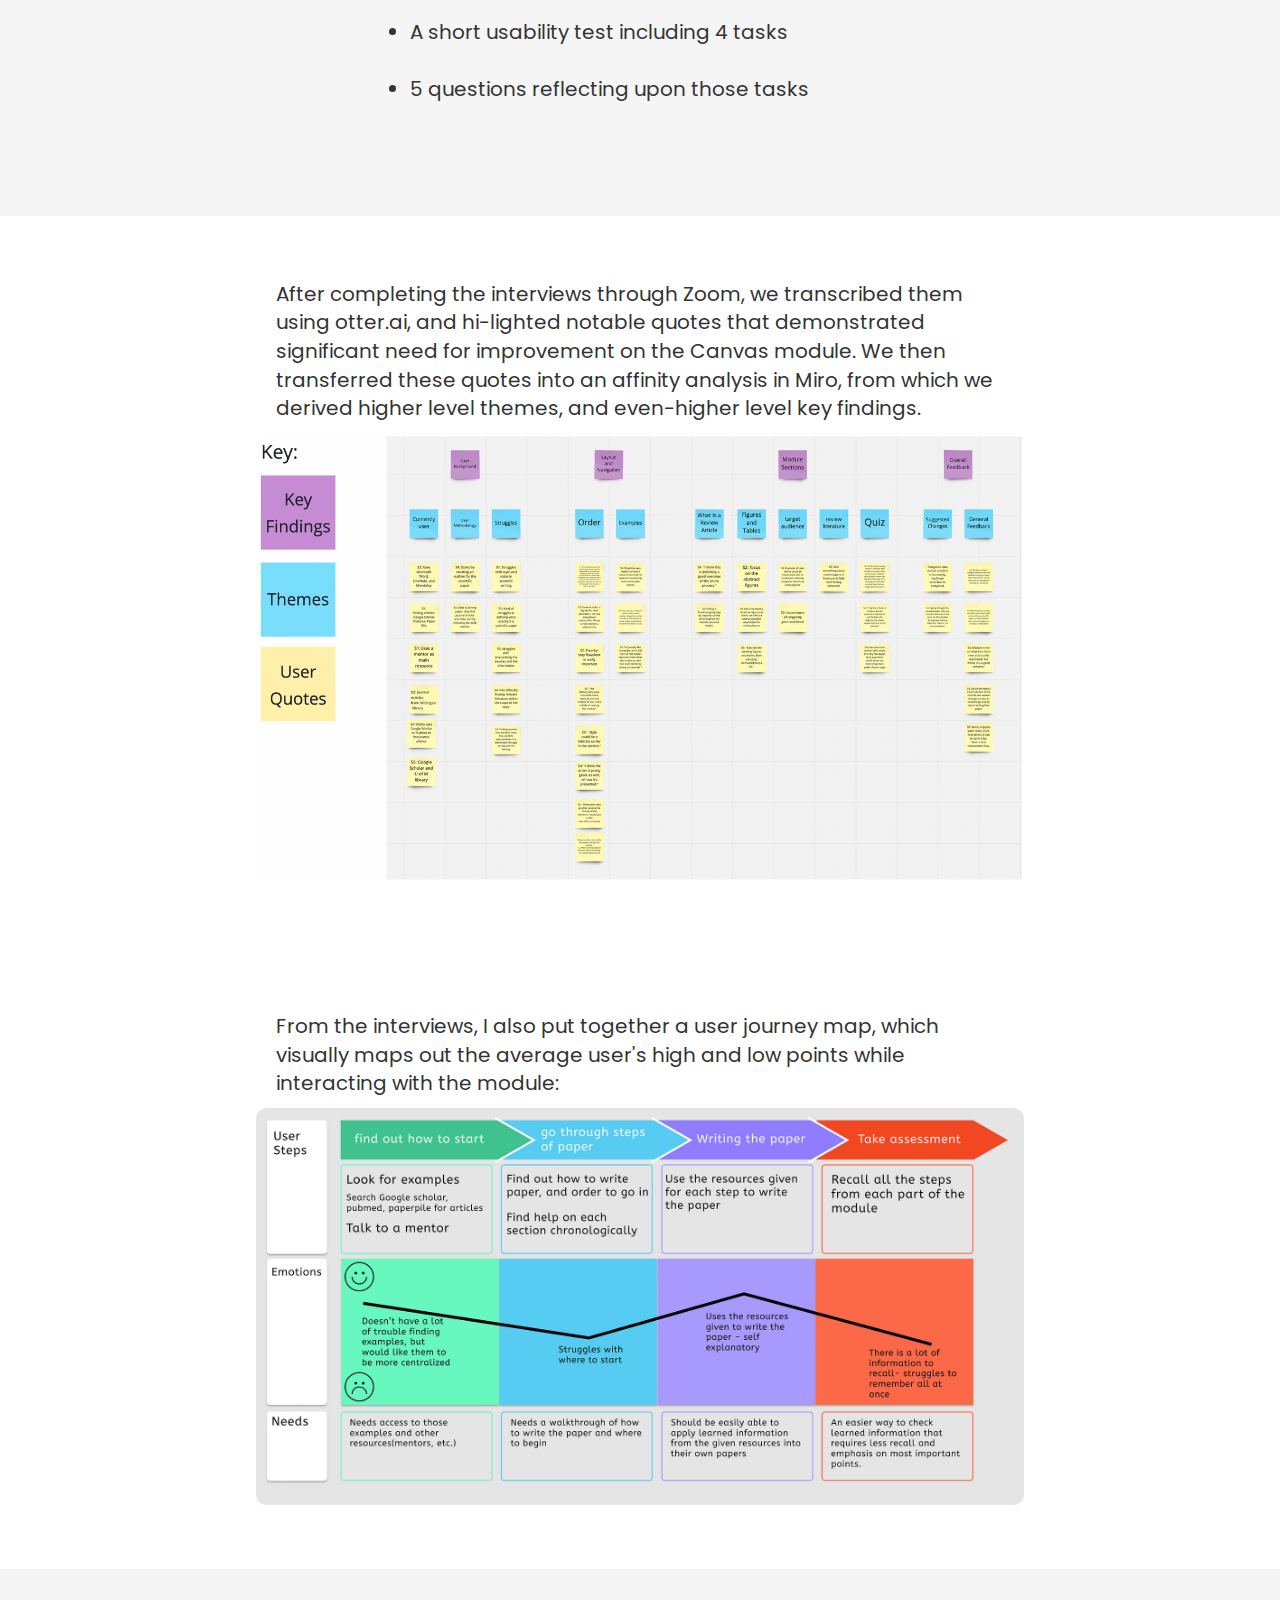
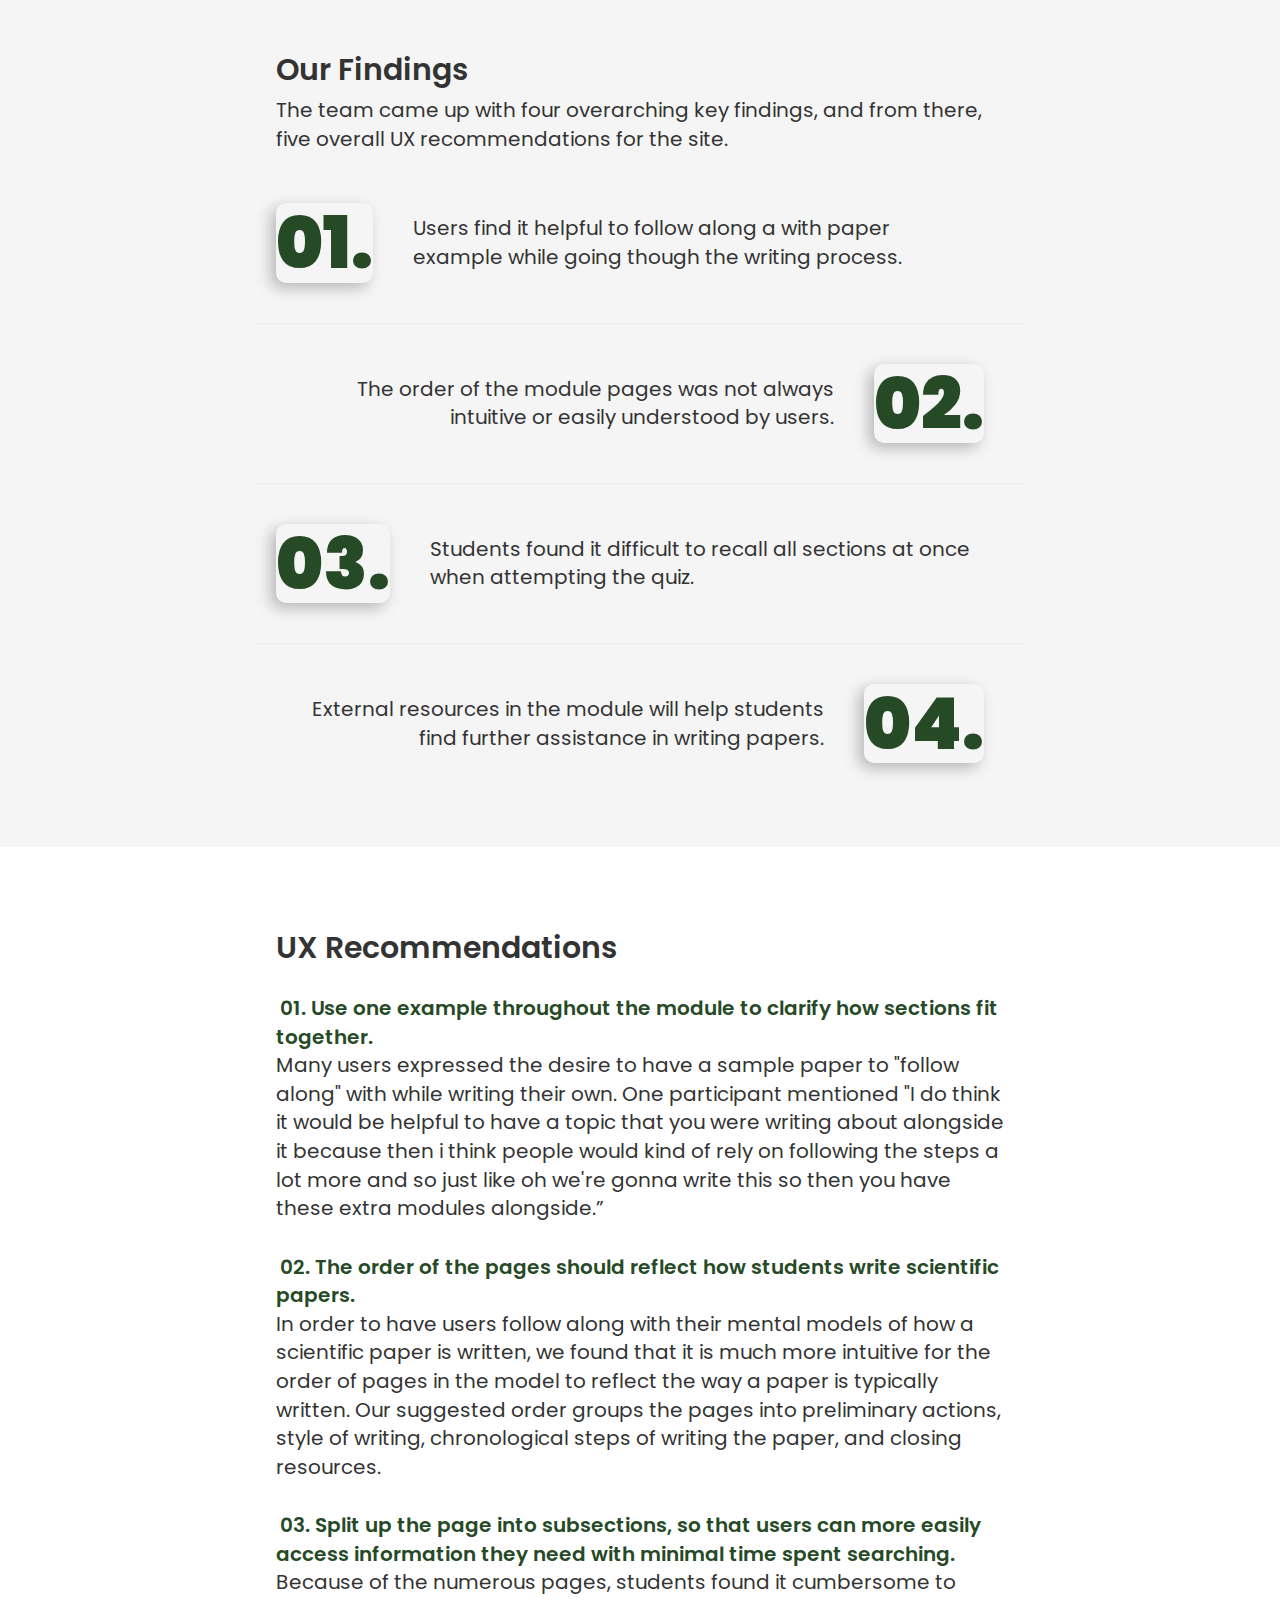
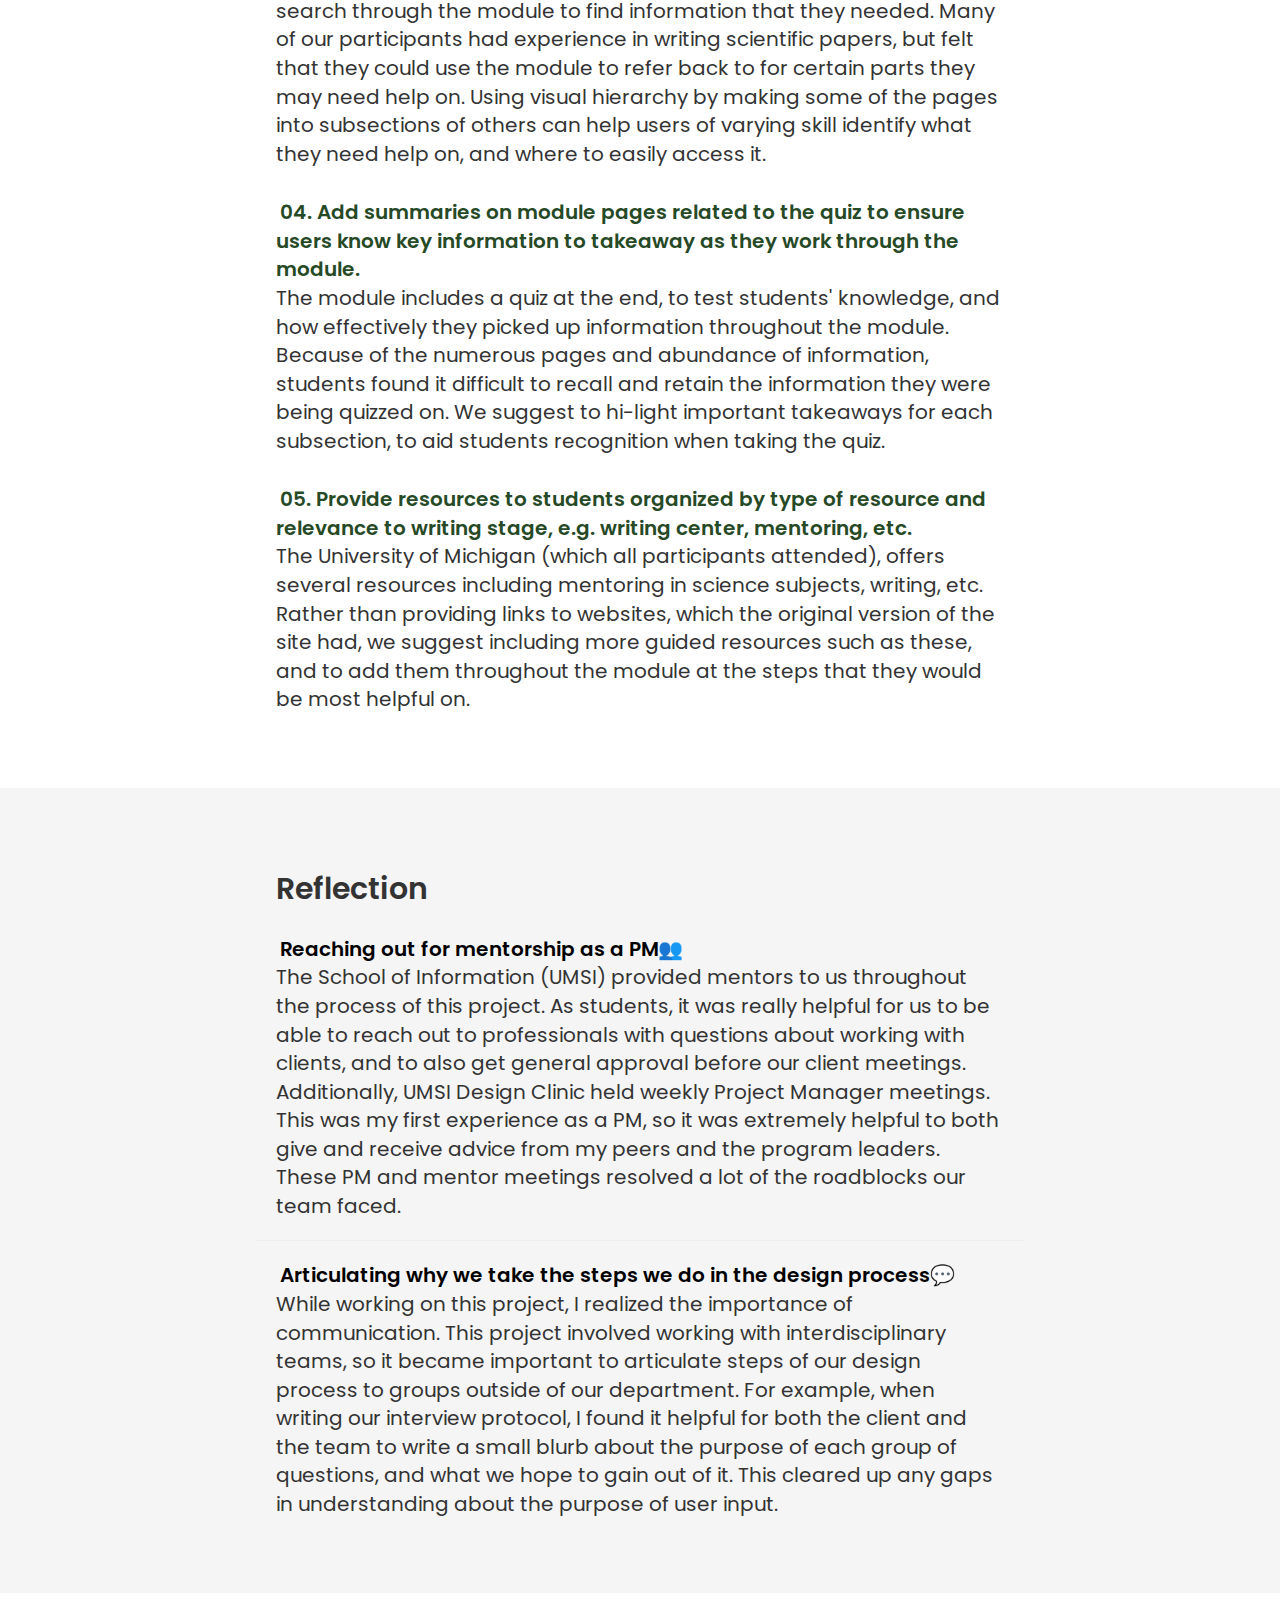
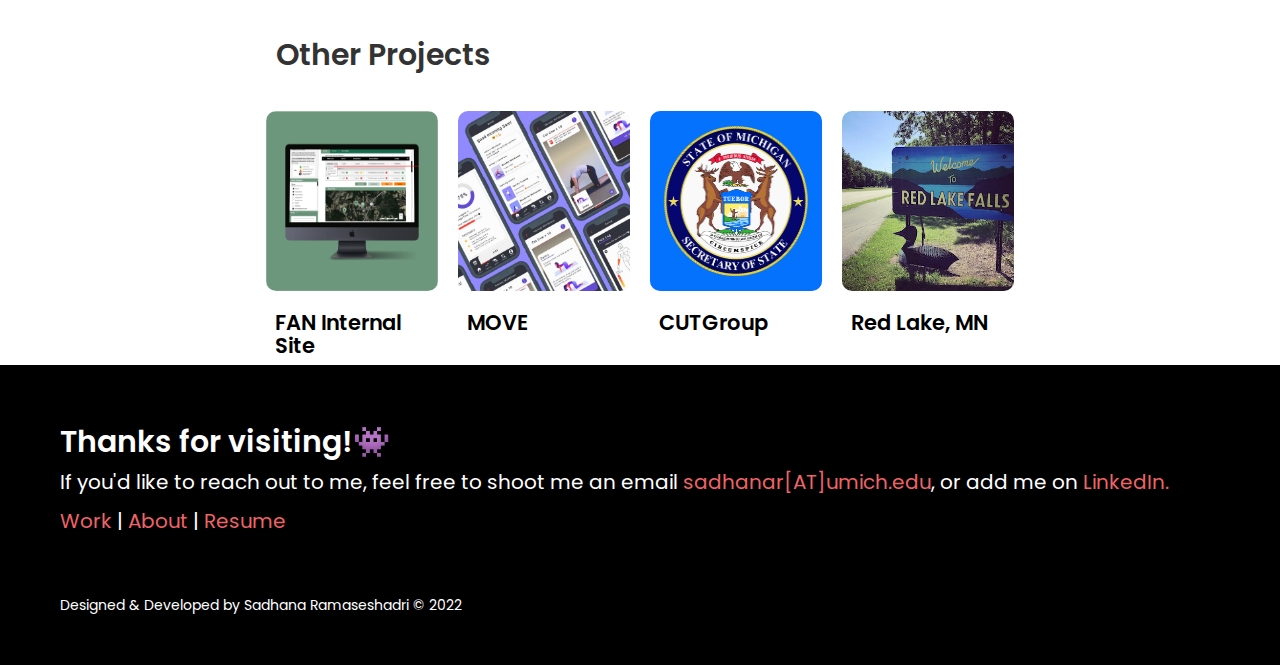
<file: dlo.html>
<!DOCTYPE html>
<html lang="en">
    <head>
        <meta charset="UTF-8" name="viewport" content="width=device-width, initial-scale=1">
        <link rel="stylesheet" href="https://maxcdn.bootstrapcdn.com/bootstrap/3.4.1/css/bootstrap.min.css">
        <link rel="stylesheet" href="mystyle_dlo.css">
        <link href='https://fonts.googleapis.com/css2?family=Poppins:wght@400;600;900&display=swap' rel='stylesheet' type='text/css'>
  
  
        <nav class="navbar" id="nav-bootstrap-overrides">
            <div class="container-fluid">
              <div class="navbar-header">
                <a class="navbar-brand" id="link-override" href="index.html">Sadhana Ramaseshadri</a>
              </div>
              <ul class="nav navbar-nav" id="hover-nav-bootstrap-overrides">
                <li class="active"><a href="index.html">Work</a></li>
                <li><a id="link-override" href="about.html">About</a></li>
                <li><a id="link-override" href="resume.html">Resume</a></li>
              </ul>
            </div>
          </nav>

            <div class="header">
                <div class="progress-container">
                    <div class="progress-bar" id="myBar"></div>
                  </div>
                </div>
    
            <script>
                // When the user scrolls the page, execute myFunction 
                window.onscroll = function() {myFunction()};
                
                function myFunction() {
                  var winScroll = document.body.scrollTop || document.documentElement.scrollTop;
                  var height = document.documentElement.scrollHeight - document.documentElement.clientHeight;
                  var scrolled = (winScroll / height) * 100;
                  document.getElementById("myBar").style.width = scrolled + "%";
                }


            </script>
                <title>Design of Digital Learning Objects | Work | Sadhana's UX Portfolio</title>

    </head>
    <body>
        <div class='move-banner'>

                <img style="width:auto" id = "move_pic" src="images/dlo/247-Web-Design.png">
                <div class="move-intro">
                  <h1 style="font-weight:700">Digital Learning Objects</h1><br>
                  <p style="font-weight:600; padding: 10px;"><img style="width:100px" src="images/UMSI logo.jpeg" style="height: 80px;padding: 5px;"><br> 👩‍💻Design Clinic</p>
                  <p style="font-weight: 400;text-align: justify;">The Scientific Writing Module is a module on Canvas, designed to guide chemistry students at the University of Michigan in writing scientific papers. This module was developed by Dr. Yulia Sevryugina, Jill Harland, and our team at UMSI.</p>
                </div>
        </div>

        <div class="section-container">
            <div class="grid-container">
                <p><mark class="hilight">My Role:</mark><br>Project Manager<br>UX Designer</p>
                <p><mark class="hilight">Client:</mark><br>UM Library</p>
                <p><mark class="hilight">Team:</mark><br>3 members</p>
                <p><mark class="hilight">Tools:</mark><br>Figma<br>Miro<br>Canvas</p>
            </div>
        </div>
 


        <div class="section-container" style="background-color:#ebebeb85">
            <h2>Background</h2>
            <p>
                Digital learning objects (DLOs) have been demonstrated to provide effective and interactive training to students. Provided an access to standard web browser, they are accessible and free of cost to support students' learning. During the pandemic, DLOs have proven to be all the more necessary, to improve students’ information literacy skills in the process of writing academic papers(locating reliable scholarly sources, critical analysis, and clear communication of results).<br><br>On Canvas, a learning management system, a DLO called the Scientific Writing Module has been developed. The module aims to guide students through the process of writing scientific writing process. Our team was tasked with improving this module so that it could be as effective as possible for students to put it to use.
            </p>
        </div>

        <div class="section-container">
            <h2>Final Deliverables</h2>
            <p>
                The team presented the final results of this project at the UMSI 2021 Spring Virtual Student Project Exposition. You can click to view the deliverables below:
            </p>
            <div id="deliverable-buttons">
                <a target="_blank" href="https://docs.google.com/presentation/d/15d-rVeCUvqcTxbCwt9AX8tT6jMRxFMrY/edit?usp=sharing&ouid=103554442036514849481&rtpof=true&sd=true"><button>🪧 Slide Deck</button></a>
                <a target="_blank" href="https://docs.google.com/document/d/1R-vewCztFKoPKHMcLP-zlj67HScQbKauVAevSQVqI3E/view"><button>📋 Interview Report</button></a>
                <a target="_blank" href="https://miro.com/app/board/o9J_lM39MRc=/"><button>🗒️ Affinity Analysis</button></a>
            </div>

            <p>Additionally, a paper on this project will be presented at the Great Lakes Regional Meeting (GLRM) American Chemical Society Regional Conference (Elevating the Importance of Diversity and Inclusion in Chemistry) in June 2021.</p>
        </div>

    
        <div class="section-container" style="background-color:#ebebeb85">
            <h2>Process</h2>
            <p>We followed the Double Diamond framework shown below as we researched, designed, and iterated.</p>
            <img src="images/dlo/dlo_diamond.png" style="display: block; margin-left: auto; margin-right: auto; width: 75%;">
        </div>


        <div class="section-container">
            <h2>Initial UX Evaluation</h2>
            <p>
                Prior to starting user research, our team did a thorough heuristic analysis of the existing Canvas module. As students who are familiar with using Canvas modules for instruction, our insight was similar to that of the target user. 
                <br><br>This first included creating infographics for the module, to reduce the amount of text, before it could be first released to interview/user testing participants:
            </p><br>
            <img src = "images/dlo/initial_UX_Eval.webp" style="display: block; margin-left: auto; margin-right: auto; width: 100%;">
            <p>We then mocked up some of the initial design suggestions from our evaluation in Figma. In the pages below, suggestions included restructuring of information, rewording of content, and adding infographics:</p>
            <img src = "images/dlo/initial_UX_Eval2.png" style="display: block; margin-left: auto; margin-right: auto; width: 100%;">
        </div>

        <div class="section-container" style="background-color:#ebebeb85">
            <h2>User Research</h2>
            <div class="grid-container">
                <img src = "images/dlo/51-Planning.png" style="display: block; margin-left: auto; margin-right: auto; width: 100%; height:auto";>
                <p id="grid-container-screens-p">
                    Our team began the user research process by recruiting 5 students studying chemistry, biology, or related fields at the University of Michigan to interview. The interview consisted of three parts:
                </p>
                
            </div>
            <ul>
                <li>3 questions about current usage and process of completing scientific writing assignments</li><br>
                <li>A short usability test including 4 tasks</li><br>
                <li>5 questions reflecting upon those tasks</li>
            </ul>
        </div>

        <div class="section-container">
            <p>
                After completing the interviews through Zoom, we transcribed them using otter.ai, and hi-lighted notable quotes that demonstrated significant need for improvement on the Canvas module. We then transferred these quotes into an affinity analysis in Miro, from which we derived higher level themes, and even-higher level key findings.
            </p>
            <img src="images/dlo/affinity-analysis.png">
        </div>
        
        <div class="section-container">
            <p>
                From the interviews, I also put together a user journey map, which visually maps out the average user's high and low points while interacting with the module:
            </p>
            <img src="images/dlo/journey_map.webp">
        </div>

        <div class="section-container"style="background-color:#ebebeb85">
            <h2>Our Findings</h2>
            <p>The team came up with four overarching key findings, and from there, five overall UX recommendations for the site.</p><br>
            <div class="grid-container">
                <h1 id="grid-container-screens" style="font-weight: 900; color:#264926; text-align: right;">01.</h1>
                <p id="grid-container-screens-p">Users find it helpful to follow along a with paper example while going though the writing process.</p>
            </div><hr> 

            <div class="grid-container">
                <p id="grid-container-screens-p" style="text-align: right;">The order of the module pages was not always intuitive or easily understood by users.</p>
                <h1 id="grid-container-screens" style="font-weight: 900; color:#264926;">02.</h1>
            </div><hr> 

            <div class="grid-container">
                <h1 id="grid-container-screens" style="font-weight: 900; color:#264926; text-align: right;">03.</h1>
                <p id="grid-container-screens-p">Students found it difficult to recall all sections at once when attempting the quiz.</p>
            </div><hr> 

            <div class="grid-container">
                <p id="grid-container-screens-p" style="text-align: right;">External resources in the module will help students find further assistance in writing papers.</p>
                <h1 id="grid-container-screens" style="font-weight: 900; color:#264926;">04.</h1>
            </div>             
        </div>
        
        <div class="section-container">
            <h2>UX Recommendations</h2><br>

            <div class="research-text">
                
                <p><mark class="hilight" style="color:#264926;">01. Use one example throughout the module to clarify how sections fit together.</mark><br>
                Many users expressed the desire to have a sample paper to "follow along" with while writing their own. One participant mentioned "I do think it would be helpful to have a topic that you were writing about alongside it because then i think people would kind of rely on following the steps a lot more and so just like oh we're gonna write this so then you have these extra modules alongside.”</p><br>
                    
                     
                <p><mark class="hilight" style="color:#264926;">02. The order of the pages should reflect how students write scientific papers.</mark><br>
                In order to have users follow along with their mental models of how a scientific paper is written, we found that it is much more intuitive for the order of pages in the model to reflect the way a paper is typically written. Our suggested order groups the pages into preliminary actions, style of writing, chronological steps of writing the paper, and closing resources.</p><br>
                     
                    
                <p><mark class="hilight" style="color:#264926;">03. Split up the page into subsections, so that users can more easily access information they need with minimal time spent searching.</mark><br>
                Because of the numerous pages, students found it cumbersome to search through the module to find information that they needed. Many of our participants had experience in writing scientific papers, but felt that they could use the module to refer back to for certain parts they may need help on. Using visual hierarchy by making some of the pages into subsections of others can help users of varying skill identify what they need help on, and where to easily access it.</p><br>
                    
                     
                <p><mark class="hilight" style="color:#264926;">04. Add summaries on module pages related to the quiz to ensure users know key information to takeaway as they work through the module.</mark><br>
                The module includes a quiz at the end, to test students' knowledge, and how effectively they picked up information throughout the module. Because of the numerous pages and abundance of information, students found it difficult to recall and retain the information they were being quizzed on. We suggest to hi-light important takeaways for each subsection, to aid students recognition when taking the quiz.</p><br>
                    
                     
                <p><mark class="hilight" style="color:#264926;">05. Provide resources to students organized by type of resource and relevance to writing stage, e.g. writing center, mentoring, etc.</mark><br>
                The University of Michigan (which all participants attended), offers several resources including mentoring in science subjects, writing, etc. Rather than providing links to websites, which the original version of the site had, we suggest including more guided resources such as these, and to add them throughout the module at the steps that they would be most helpful on.</p>
            </div>
        </div>
        

        <div class="section-container" style="background-color:#ebebeb85">
            <h2>Reflection</h2><br>
            <p><mark class ="hilight">Reaching out for mentorship as a PM👥</mark>
            <br>The School of Information (UMSI) provided mentors to us throughout the process of this project. As students, it was really helpful for us to be able to reach out to professionals with questions about working with clients, and to also get general approval before our client meetings. Additionally, UMSI Design Clinic held weekly Project Manager meetings. This was my first experience as a PM, so it was extremely helpful to both give and receive advice from my peers and the program leaders. These PM and mentor meetings resolved a lot of the roadblocks our team faced.</p>
            <hr>
            <p><mark class ="hilight">Articulating why we take the steps we do in the design process💬</mark>
            <br>While working on this project, I realized the importance of communication. This project involved working with interdisciplinary teams, so it became important to articulate steps of our design process to groups outside of our department. For example, when writing our interview protocol, I found it helpful for both the client and the team to write a small blurb about the purpose of each group of questions, and what we hope to gain out of it. This cleared up any gaps in understanding about the purpose of user input.</p>
        </div>

        <div class="other-section-container">
            <h2>Other Projects</h2><br>
            <div class="container">
                <a href=flan.html><img src="images/flan/flan-screen.png">
              <h2 id = "other-projects">FAN Internal Site</h2></a>
            </div>
            <div class="container">
            <a href=move.html><img src="images/move/move_cover.jpg">
                <h2 id = "other-projects">MOVE</h2></a>
            </div>
            <div class="container">
                <a href=cutgroup.html><img src="images/cutgroup/cutgroup_cover.jpg">
              <h2 id = "other-projects">CUTGroup</h2></a>
            </div>
            <div class="container">
                <a href=red_lake.html><img src="images/red-lake/red-lake-cover.png">
                <h2 id = "other-projects">Red Lake, MN</h2></a>
            </div>
          </div>

    </body>
    
    <footer style="color: #ffffff;">
        <h2>Thanks for visiting!👾</h2>
        <p>If you'd like to reach out to me, feel free to shoot me an email <a href="mailto:sadhanar@umich.edu">sadhanar[AT]umich.edu</a>,
           or add me on <a target="_blank" href = "linkedin.com/in/sadhanara">LinkedIn.</a>
        </p>
  
        <p><a href="index.html">Work</a> | <a href="about.html">About</a> | <a href="resume.html">Resume</a></p>
  
        <p id="creds">Designed & Developed by Sadhana Ramaseshadri © 2022</p>
      </footer>



</html>
</file>
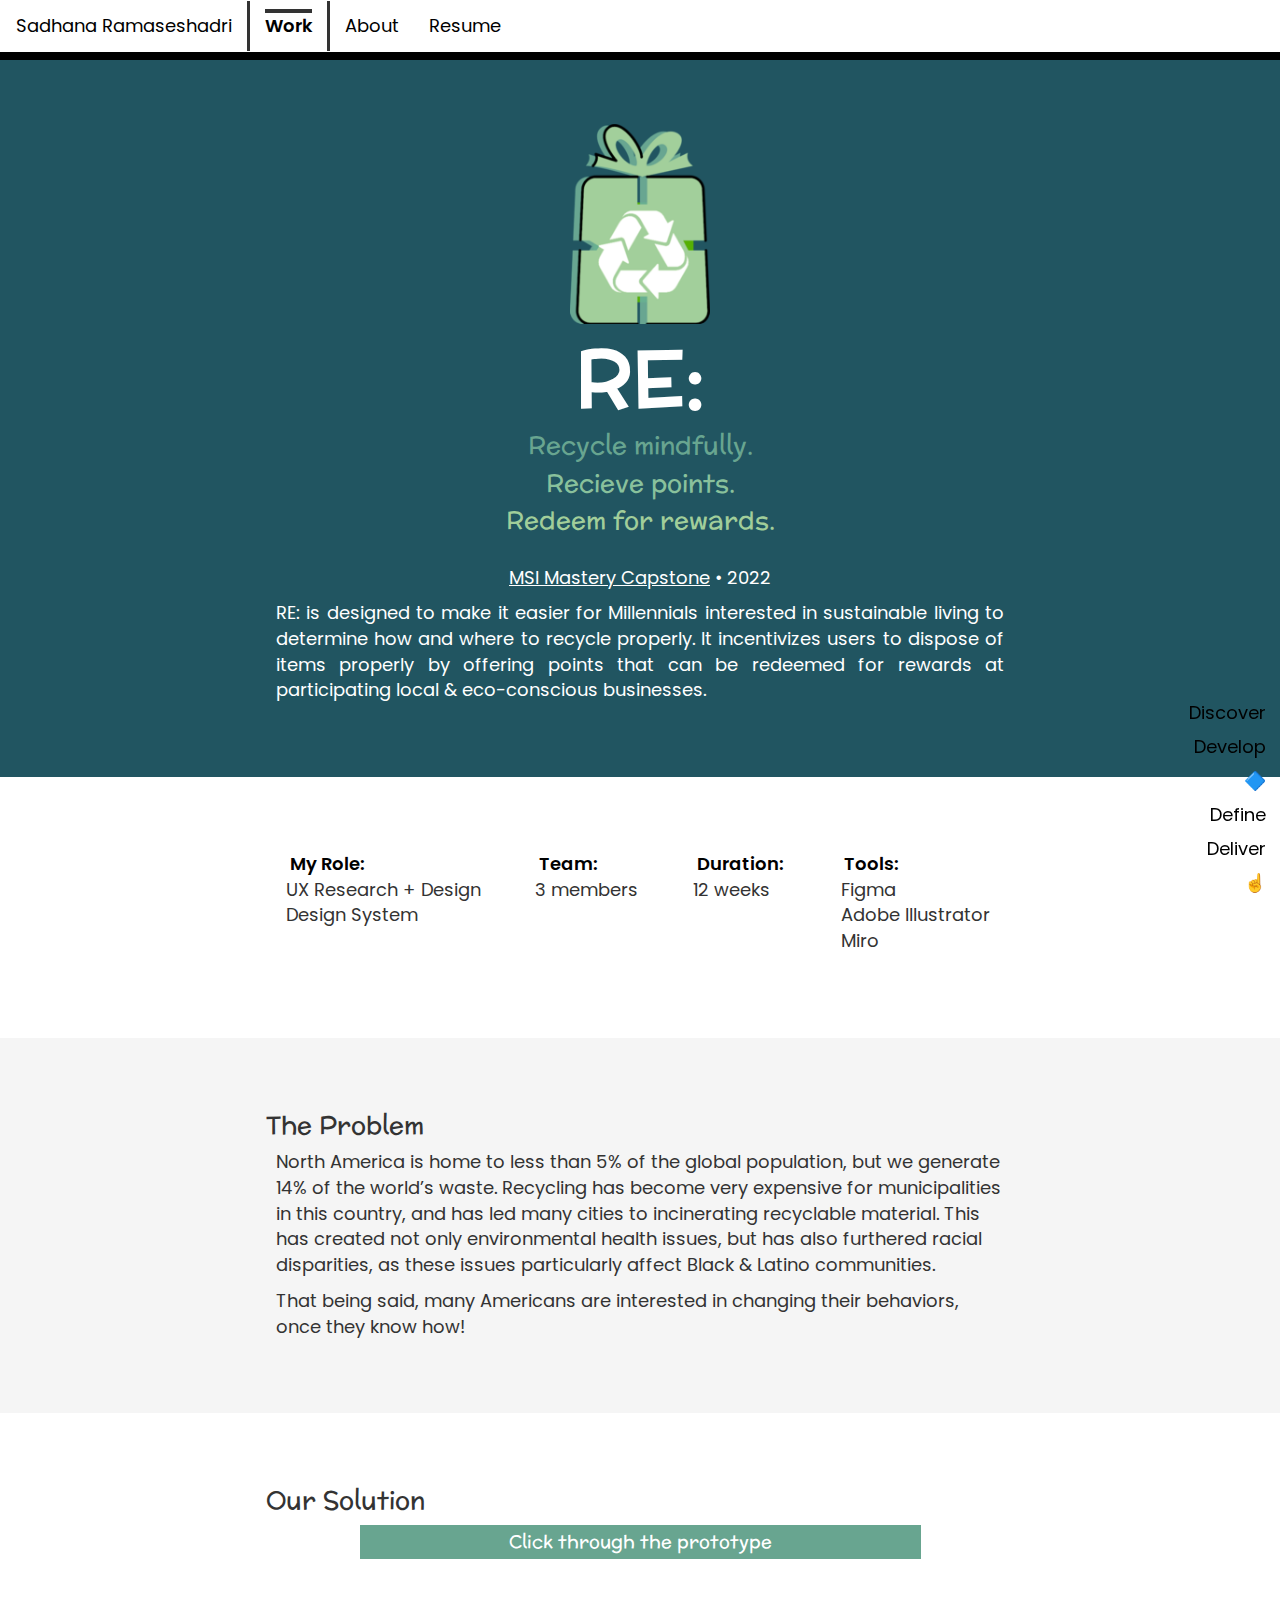
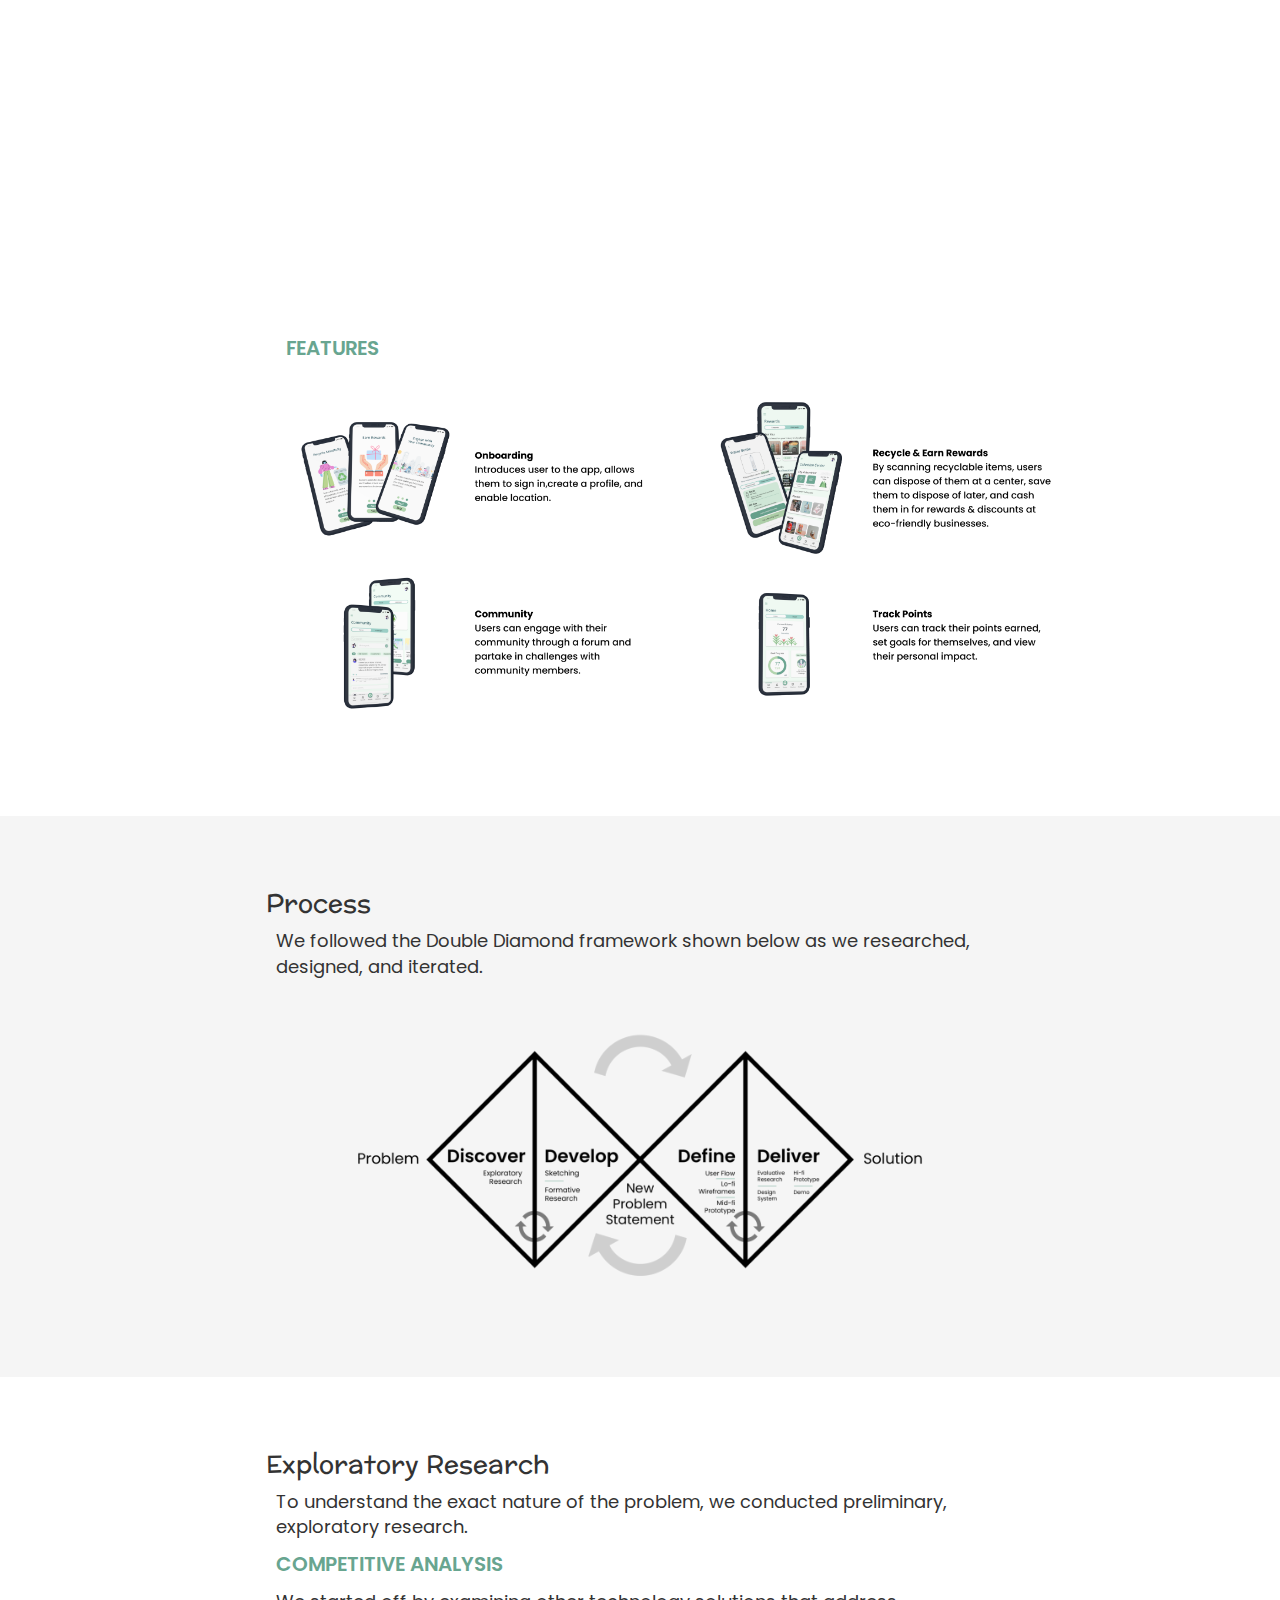
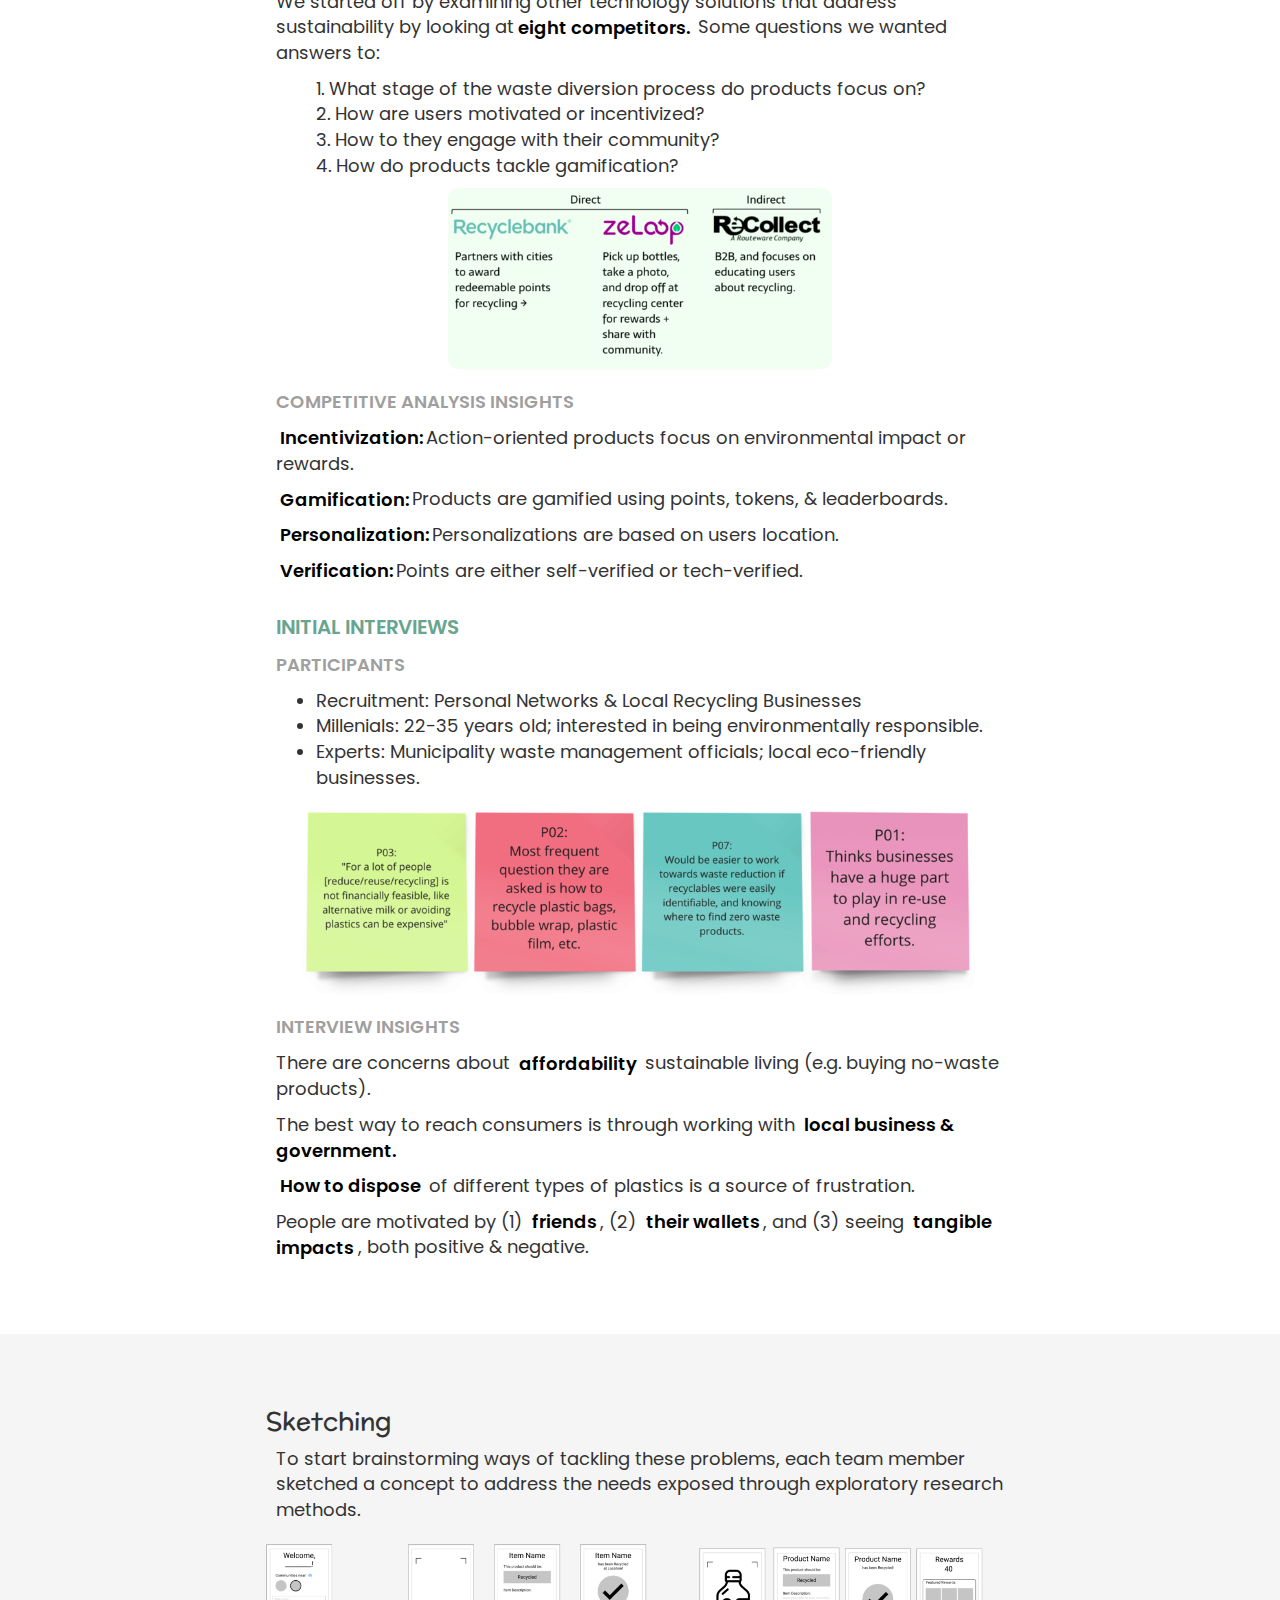
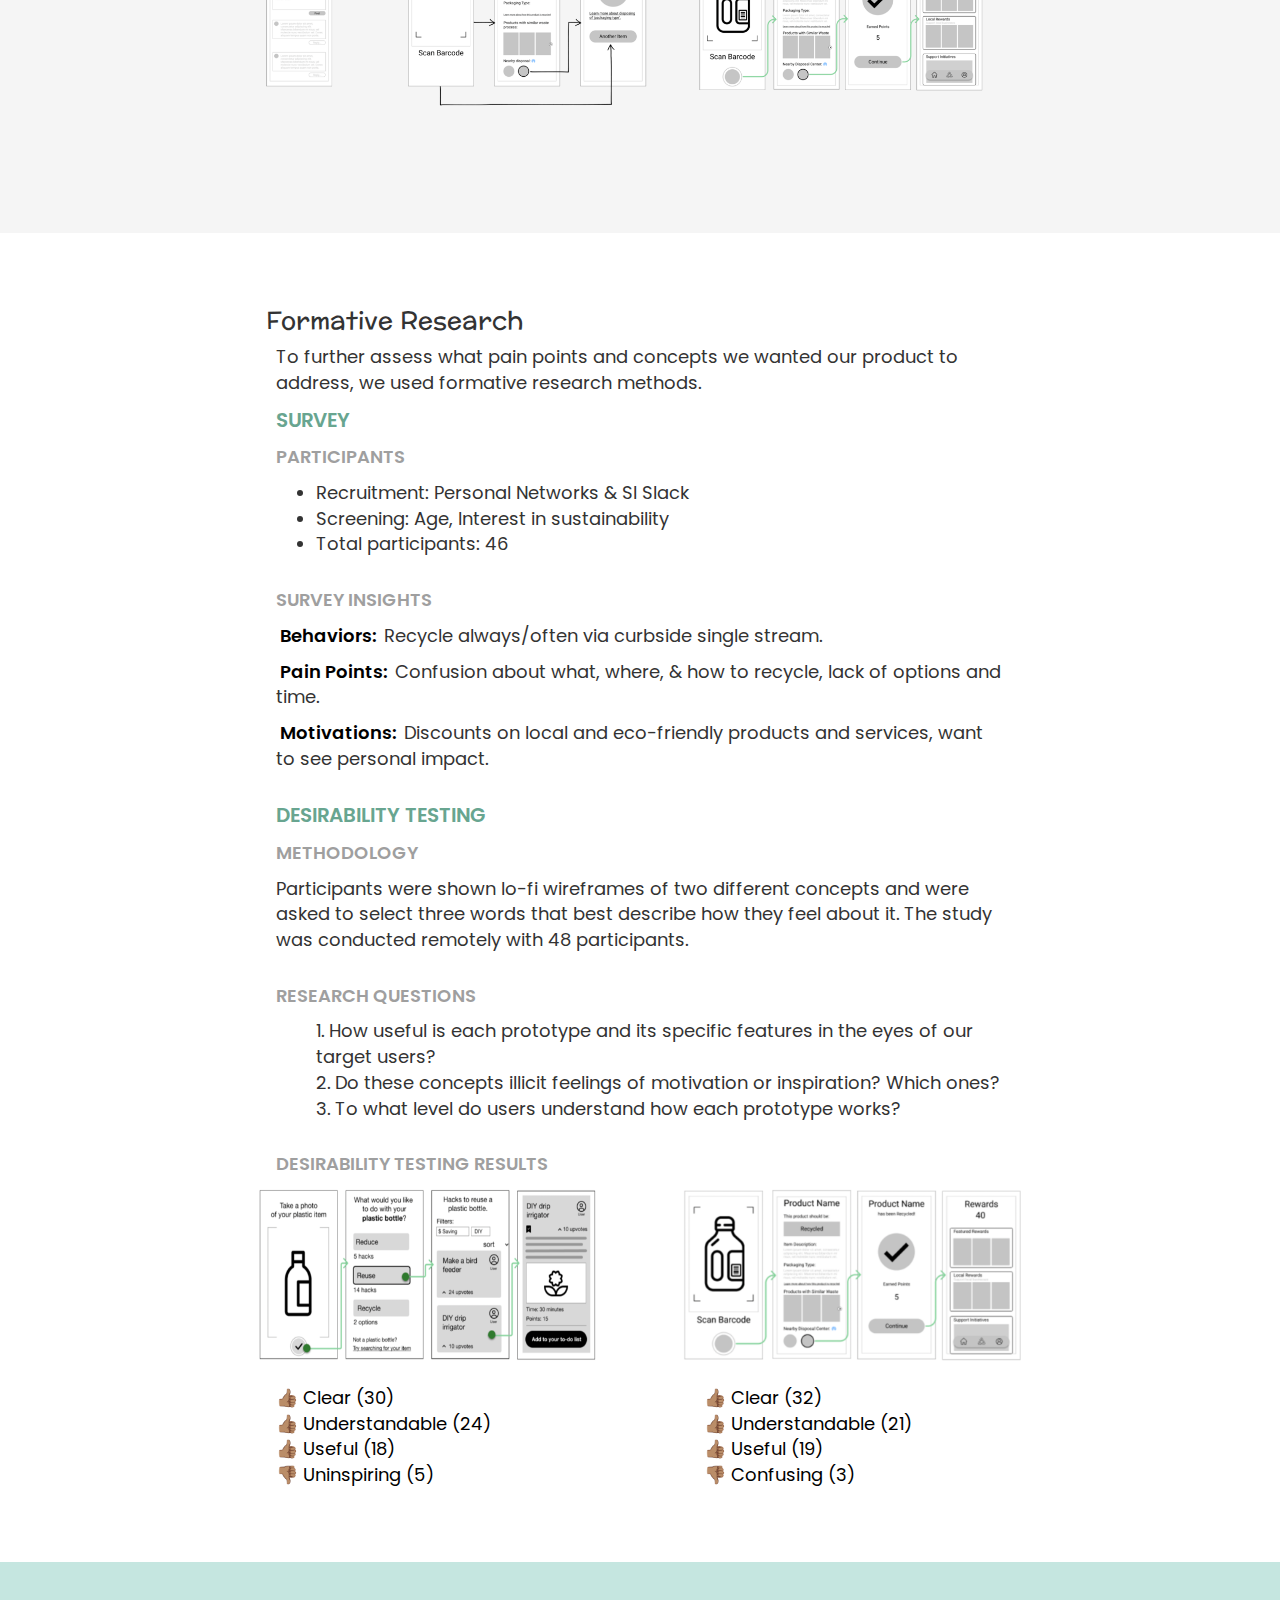
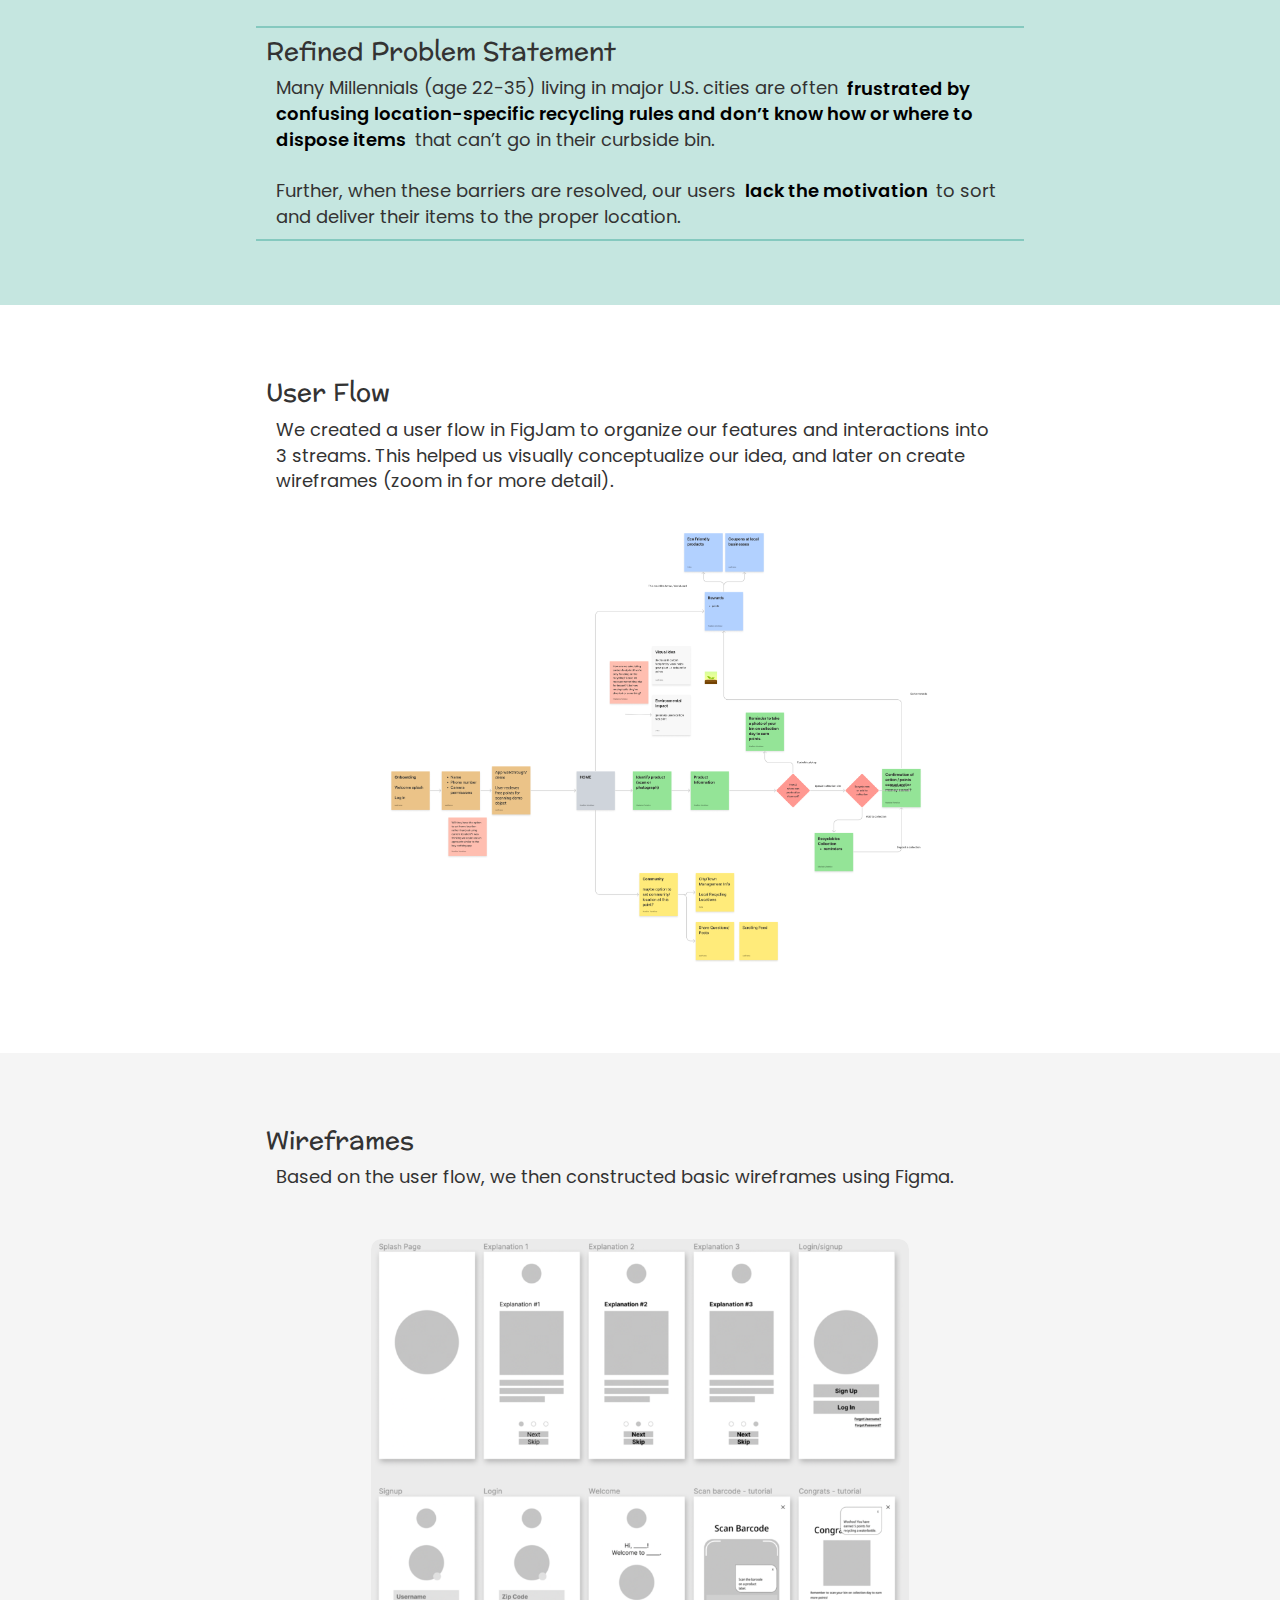
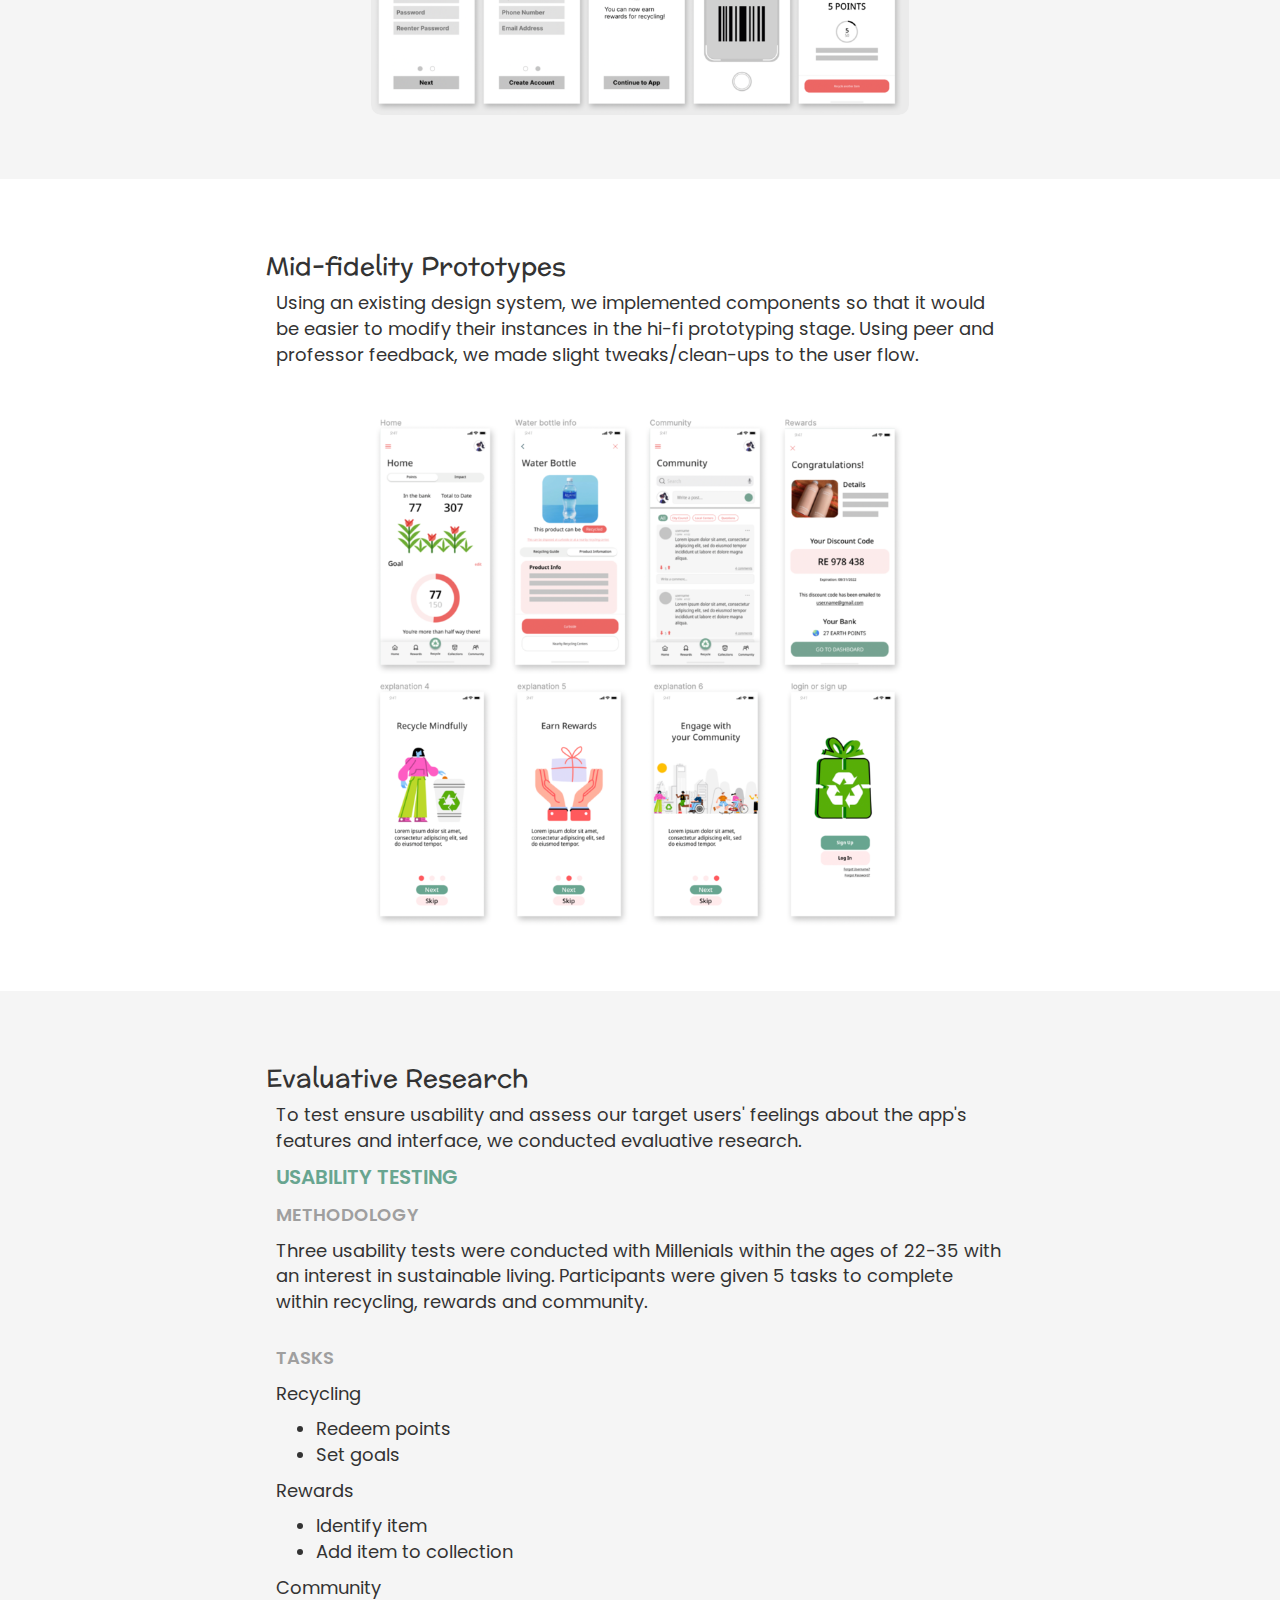
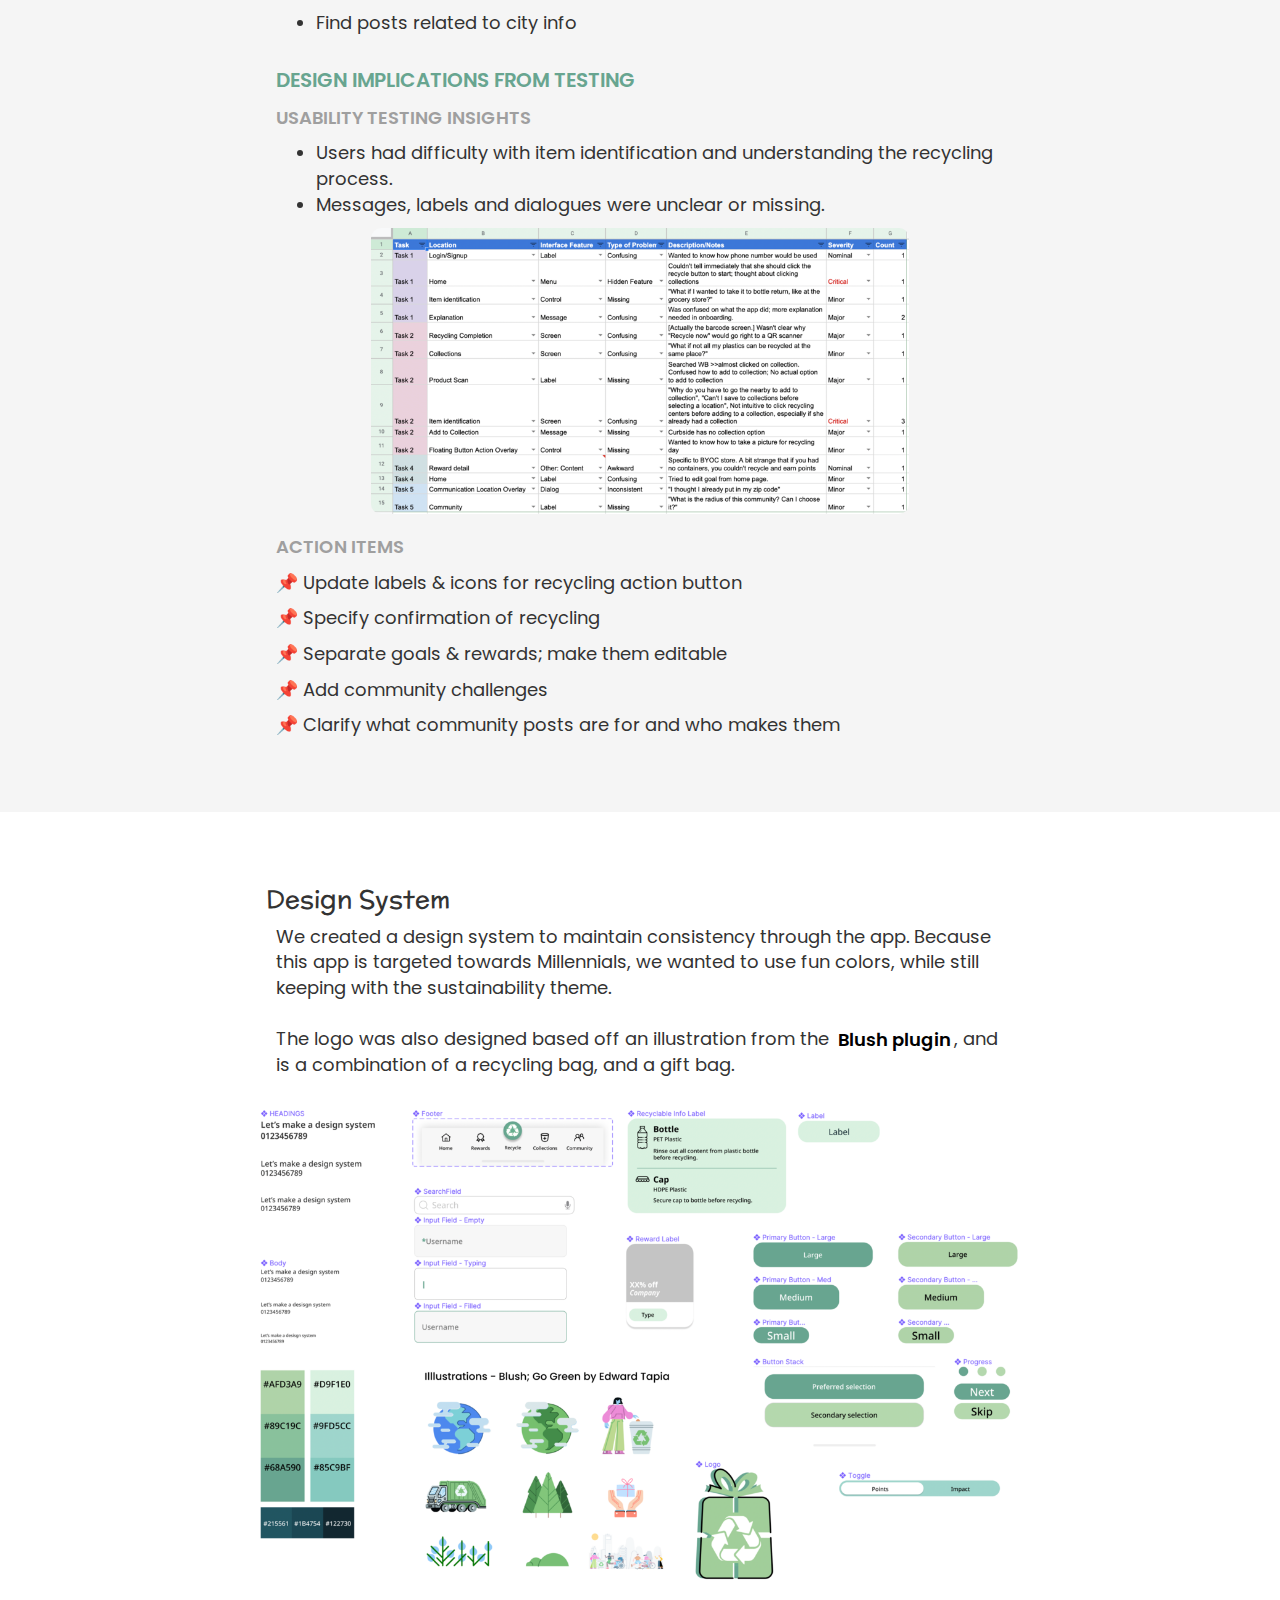
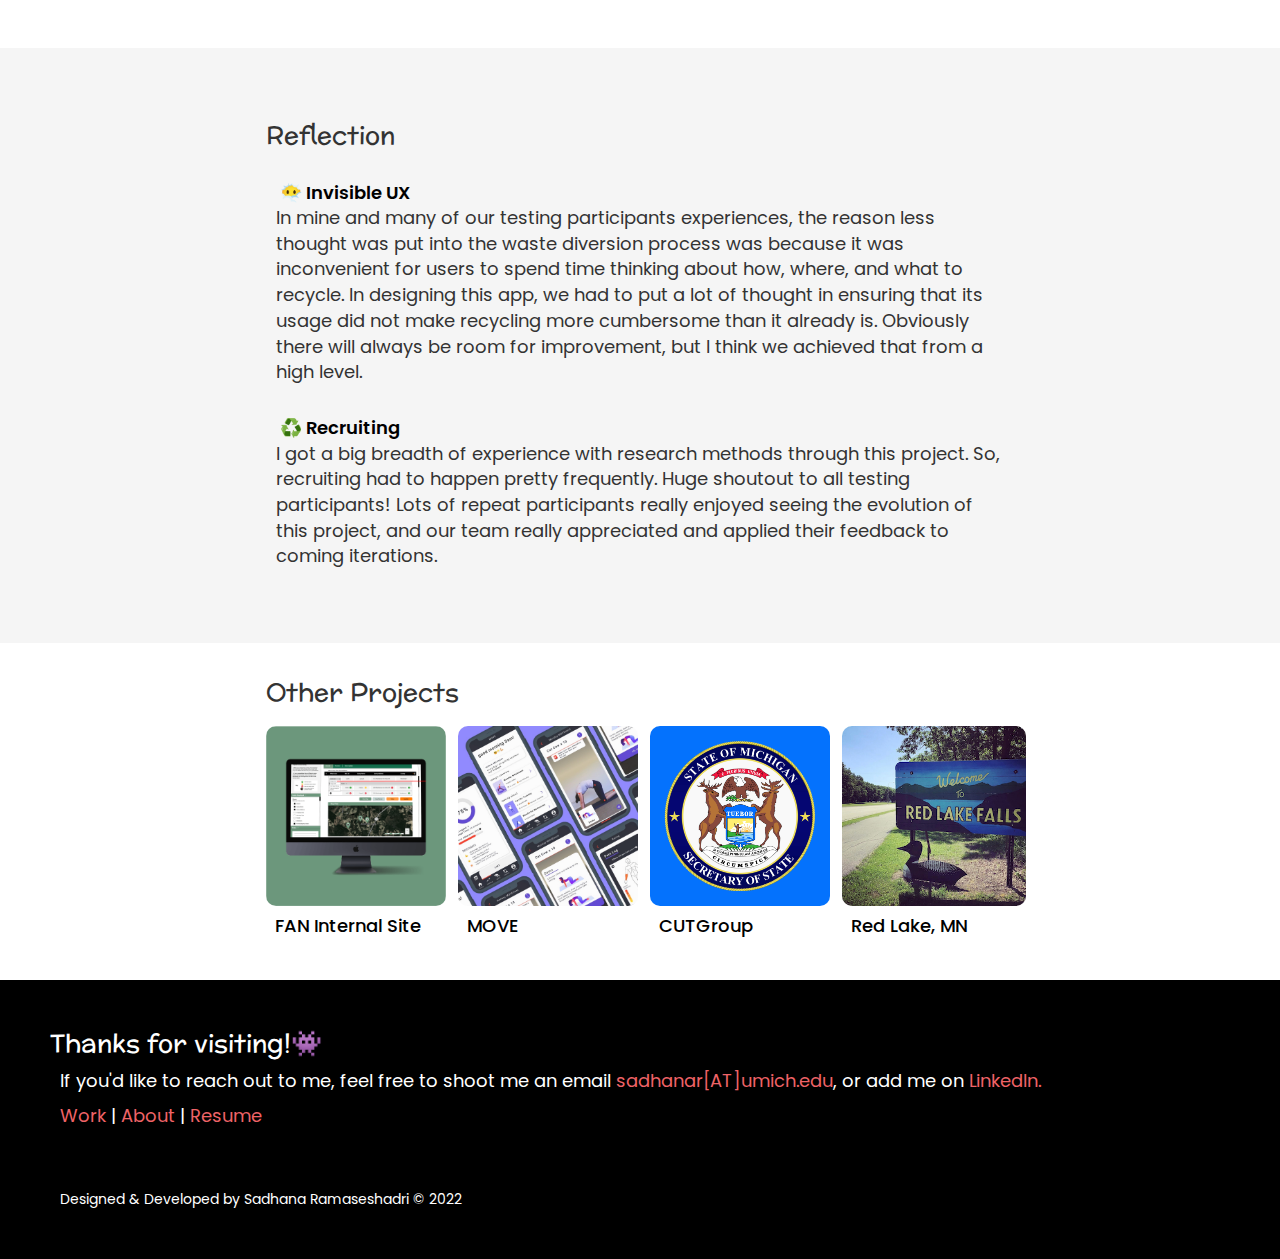
<file: RE.html>
<!DOCTYPE html>
<html lang="en">

<head>
    <meta charset="UTF-8" name="viewport" content="width=device-width, initial-scale=1">
    <link rel="stylesheet" href="https://maxcdn.bootstrapcdn.com/bootstrap/3.4.1/css/bootstrap.min.css">
    <link rel="stylesheet" href="mystyle_RE.css">
    <link href='https://fonts.googleapis.com/css2?family=Poppins:wght@400;600;900&display=swap' rel='stylesheet'
        type='text/css'>
    <link href='https://fonts.googleapis.com/css2?family=McLaren' rel='stylesheet' type='text/css'>



    <nav class="navbar" id="nav-bootstrap-overrides">
        <div class="container-fluid">
            <div class="navbar-header">
                <a class="navbar-brand" id="link-override" href="index.html">Sadhana Ramaseshadri</a>
            </div>
            <ul class="nav navbar-nav" id="hover-nav-bootstrap-overrides">
                <li class="active"><a href="index.html">Work</a></li>
                <li><a id="link-override" href="about.html">About</a></li>
                <li><a id="link-override" href="resume.html">Resume</a></li>
            </ul>
        </div>
    </nav>

    <div class="header">
        <div class="progress-container">
            <div class="progress-bar" id="myBar"></div>
        </div>
    </div>

    <div class="scroll-buttons">
        <a href="RE.html#discover-anchor"><button id="scroll">Discover</button></a>
        <a href="RE.html#develop-anchor"><button id="scroll">Develop</button></a>
        <a href="RE.html#newprob-anchor"><button id="scroll">🔷</button></a>
        <a href="RE.html#define-anchor"><button id="scroll">Define</button></a>
        <a href="RE.html#deliver-anchor"><button id="scroll">Deliver</button></a>
        
        <a href="RE.html#top"><button id="scroll">☝️</button></a>
    </div>

    <script>
        // When the user scrolls the page, execute myFunction 
        window.onscroll = function () { myFunction() };

        function myFunction() {
            var winScroll = document.body.scrollTop || document.documentElement.scrollTop;
            var height = document.documentElement.scrollHeight - document.documentElement.clientHeight;
            var scrolled = (winScroll / height) * 100;
            document.getElementById("myBar").style.width = scrolled + "%";
        };
    </script>

    <base href="move.html">

    <title>RE:Cycle | Work | Sadhana's UX Portfolio</title>
</head>

<body>
    <div class='move-banner' id="top">

        <img id="move_pic" src="images/RE/RE-logo.png" style="height: 200px;">
        <div class="move-intro">
            <h1 style="font-weight:700; color: #ffffff;">RE:</h1>
            <h2 style="font-weight:100; color: #68A590;">Recycle mindfully.</h2>
            <h2 style="font-weight:100; color: #89C19C;">Recieve points.</h2>
            <h2 style="font-weight:100; color: #A1CE9A;">Redeem for rewards.</h2><br>
            <a target='_blank' href="https://www.si.umich.edu/programs/courses/699"><p style="color: #ffffff;"><u>MSI Mastery Capstone</u> • 2022</p></a>
            <p style="font-weight: 400;text-align: justify;color: #ffffff;">RE: is designed to make it easier for
                Millennials interested in sustainable living to determine how and where to recycle properly.
                It incentivizes users to dispose of items properly by offering points that can be redeemed for
                rewards at participating local & eco-conscious businesses.
            </p>
        </div>
    </div>

    <div class="section-container">
        <div class="grid-container">
            <p><mark class="hilight">My Role:</mark><br>UX Research + Design<br>Design System</p>
            <p><mark class="hilight">Team:</mark><br>3 members</p>
            <p><mark class="hilight">Duration:</mark><br>12 weeks</p>
            <p><mark class="hilight">Tools:</mark><br>Figma<br>Adobe Illustrator<br>Miro</p>
        </div>
    </div>



    <div class="section-container" style="background-color:#ebebeb85">
        <h2>The Problem</h2>
        <p>
            North America is home to less than 5% of the global population, but we generate 14% of the
            world’s waste. Recycling has become very expensive for municipalities in this country, and 
            has led many cities to incinerating recyclable material. This has created not only
            environmental health issues, but has also furthered racial disparities, as these issues
            particularly affect Black & Latino communities.</p>

        <p>That being said, many Americans are interested in changing their behaviors, once they know how!</p>
    </div>

    <div class="section-container">
        <h2>Our Solution<br>
            <h2>

                <a target="_blank"
                    href="https://www.figma.com/proto/VYKepkqIHPmXZ8V7loeDtE/Prototype?node-id=383%3A6636&scaling=scale-down&page-id=2%3A1033&starting-point-node-id=383%3A6636&show-proto-sidebar=1"><button
                        id="click-thru"
                        style="background-color: #68A590; display: block; margin-left: auto; margin-right: auto; width: 75%;">Click
                        through the prototype</button></a>

                <iframe style="display: block; margin-left: auto; margin-right: auto; width: 75%;" width="560"
                    height="315" src="https://www.youtube.com/embed/s491piiz8Ss" title="YouTube video player"
                    frameborder="0"
                    allow="accelerometer; autoplay; clipboard-write; encrypted-media; gyroscope; picture-in-picture"
                    allowfullscreen></iframe>

                    <br><br>
       <p style="font-weight:600;font-size:20px; color: #68A590;">FEATURES</p>
       
        <img id="concepts" src="images/RE/RE-features.png" style="width: 110%;">



    </div>

    <div class="section-container" style="background-color:#ebebeb85">
        <h2>Process</h2>
        <p>We followed the Double Diamond framework shown below as we researched, designed, and iterated.</p>
        <img src="images/RE/RE-DD.png" style="display: block; margin-left: auto; margin-right: auto; width: 75%;">

    </div>


    <div class="section-container" id="discover-anchor">
        <h2>Exploratory Research</h2>
        <p>To understand the exact nature of the problem, we conducted preliminary, exploratory research.</p>
        <div class="research-text">
            <p style="font-weight:600;font-size:20px; color: #68A590;">COMPETITIVE ANALYSIS</p>
            <p>
                We started off by examining other technology solutions that address sustainability by looking at<mark
                    class='hilight'>eight competitors.</mark>
                Some questions we wanted answers to:
            <ol>
                <li>What stage of the waste diversion process do products focus on?</li>
                <li>How are users motivated or incentivized?</li>
                <li>How to they engage with their community?</li>
                <li>How do products tackle gamification?</li>
            </ol>
            <div id="paper" style="width:50%;">
                <img src="images/RE/RE-comp-analysis.png" style="width: 100%;">
            </div><br>
            <div>
                <p style="font-weight:600;font-size:18px; color: #9f9f9f;">COMPETITIVE ANALYSIS INSIGHTS</p>
                <p><mark class="hilight">Incentivization:</mark>Action-oriented products focus on environmental impact
                    or rewards.</p>
                <p><mark class="hilight">Gamification:</mark>Products are gamified using points, tokens, & leaderboards.
                </p>
                <p><mark class="hilight">Personalization:</mark>Personalizations are based on users location.</p>
                <p><mark class="hilight">Verification:</mark>Points are either self-verified or tech-verified.</p>
                </ul>
            </div>
            <br>

            <p style="font-weight:600;font-size:20px; color: #68A590;">INITIAL INTERVIEWS</p>
            <p style="font-weight:600;font-size:18px; color: #9f9f9f;">PARTICIPANTS</p>

            <ul>
                <li>Recruitment: Personal Networks & Local Recycling Businesses</li>
                <li>Millenials: 22-35 years old; interested in being environmentally responsible.</li>
                <li>Experts: Municipality waste management officials; local eco-friendly businesses.</li>
            </ul>

            <img id=paper src="images/RE/RE-interview-stickynotes.png" style="width: 90%;">
            <br>
            <p style="font-weight:600;font-size:18px; color: #9f9f9f;">INTERVIEW INSIGHTS</p>

            <p>There are concerns about <mark class="hilight">affordability</mark> sustainable living (e.g. buying
                no-waste products).</p>
            <p>The best way to reach consumers is through working with <mark class="hilight">local business &
                    government.</mark></p>
            <p><mark class="hilight">How to dispose</mark> of different types of plastics is a source of frustration.
            </p>
            <p>People are motivated by (1) <mark class="hilight">friends</mark>, (2) <mark class="hilight">their
                    wallets</mark>, and (3) seeing <mark class="hilight">tangible impacts</mark>, both positive &
                negative.</p>

        </div>
    </div>

    <div class="section-container" id="develop-anchor" style="background-color:#ebebeb85">
        <h2>Sketching</h2>
        <p>
            To start brainstorming ways of tackling these problems, each team member sketched a concept to address the needs exposed through exploratory research methods.
        </p>
        <div class="sketch-container">
            <div class="sketches">
                <img src="images/RE/Concept 2.png" style="width: 100%;">
            </div>
            <div class="sketches">
                <img src="images/RE/Concept 2 Flow 1.png" style="width: 100%;">
            </div>
        </div>
    </div>

    <div class="section-container">
        <h2>Formative Research</h2>
        <p>To further assess what pain points and concepts we wanted our product to address, we used formative research
            methods.</p>
        <div class="research-text">
            <p style="font-weight:600;font-size:20px; color: #68A590;">SURVEY</p>
            <p style="font-weight:600;font-size:18px; color: #9f9f9f;">PARTICIPANTS</p>

            <ul>
                <li>Recruitment: Personal Networks & SI Slack</li>
                <li>Screening: Age, Interest in sustainability</li>
                <li>Total participants: 46</li>
            </ul>
            <br>
            <p style="font-weight:600;font-size:18px; color: #9f9f9f;">SURVEY INSIGHTS</p>
            <p><mark class="hilight">Behaviors:</mark> Recycle always/often via curbside single stream.</p>
            <p><mark class="hilight">Pain Points:</mark> Confusion about what, where, & how to recycle, lack of options
                and time.</p>
            <p><mark class="hilight">Motivations:</mark> Discounts on local and eco-friendly products and services, want
                to see personal impact.</p>
                <br>
            <p style="font-weight:600;font-size:20px; color: #68A590;">DESIRABILITY TESTING</p>
            <p style="font-weight:600;font-size:18px; color: #9f9f9f;">METHODOLOGY</p>
            <p>Participants were shown lo-fi wireframes of two different concepts and were asked to select three words
                that best describe how they feel about it.
                The study was conducted remotely with 48 participants.</p>
                <br>
            <p style="font-weight:600;font-size:18px; color: #9f9f9f;">RESEARCH QUESTIONS</p>
            <ol>
                <li>How useful is each prototype and its specific features in the eyes of our target users?</li>
                <li>Do these concepts illicit feelings of motivation or inspiration? Which ones?</li>
                <li>To what level do users understand how each prototype works?</li>
            </ol>
            <br>
            <p style="font-weight:600;font-size:18px; color: #9f9f9f;">DESIRABILITY TESTING RESULTS</p>
            <div class="sketch-container">
                    <img id='concepts'src="images/RE/RE-DT-1.png">
                    <img id='concepts'src="images/RE/RE-DT-2.png">
            </div>
            <br>
            <div class="sketch-container">
                <p>👍🏽 Clear (30)<br>👍🏽 Understandable (24)<br>👍🏽 Useful (18)<br>👎🏽 Uninspiring (5)</p>
                <p>👍🏽 Clear (32)<br>👍🏽 Understandable (21)<br>👍🏽 Useful (19)<br>👎🏽 Confusing (3)</p>
            </div>

        </div>
    </div>

    <div class="section-container" style="background-color:#9fd5cc9a" id="newprob-anchor">
        <hr>
        <h2>Refined Problem Statement</h2>
        <p>Many Millennials (age 22-35) living in major U.S. cities are often <mark class='hilight'>frustrated by
                confusing location-specific recycling rules and don’t know how or where to dispose items</mark> that
            can’t go in their curbside bin.<br><br>Further, when these barriers are resolved, our users <mark
                class='hilight'>lack the motivation</mark> to sort and deliver their items to the proper location.</p>
        <hr>
    </div>

    <div class="section-container" id="define-anchor">
        <h2>User Flow</h2>
        <p>
            We created a user flow in FigJam to organize our features and interactions into 3 streams. This helped us visually 
            conceptualize our idea, and later on create wireframes (zoom in for more detail).
        </p>
        <div class="sketch-container">
            <div class="sketches">
                <img src="images/RE/RE-user-flow.png" style="width: 100%;">
            </div>
        </div>
    </div>


    <div class="section-container" style="background-color:#ebebeb85">
        <h2>Wireframes</h2>
        <p>
            Based on the user flow, we then constructed basic wireframes using Figma.
        </p>
        <div class="paper-row" style="padding-top:5%">
            <img style="background-color:#ffffff" id="paper" src="images/RE/RE-wireframes-2.png"
                style="display: block; margin-left: auto; margin-right: auto; width: 100%;">
        </div>
    </div>

    <div class="section-container">
        <h2>Mid-fidelity Prototypes</h2>
        <p>
            Using an existing design system, we implemented components so that it would be easier to 
            modify their instances in the hi-fi prototyping stage. Using peer and professor feedback,
            we made slight tweaks/clean-ups to the user flow.
        </p>
        <div class="paper-row" style="padding-top:5%">
            <img style="background-color:#ffffff" id="paper" src="images/RE/RE-midfi.png"
                style="display: block; margin-left: auto; margin-right: auto; width: 100%;">
        </div>
    </div>

    <div class="section-container" id="deliver-anchor" style="background-color:#ebebeb85">
        <h2>Evaluative Research</h2>
        <p>To test ensure usability and assess our target users' feelings about the app's features and interface, we conducted evaluative research.</p>
        <div class="research-text">
            <p style="font-weight:600;font-size:20px; color: #68A590;">USABILITY TESTING</p>
            <p style="font-weight:600;font-size:18px; color: #9f9f9f;">METHODOLOGY</p>
            <p>Three usability tests were conducted with Millenials within the ages of 22-35 with an interest in sustainable living. Participants were given 5 tasks to complete within recycling, rewards and community.</p>
            <br>
            <p style="font-weight:600;font-size:18px; color: #9f9f9f;">TASKS</p>
            <p>Recycling</p>
            <ul>
                <li>Redeem points</li>
                <li>Set goals</li>
            </ul>
            <p>Rewards</p>
            <ul>
                <li>Identify item</li>
                <li>Add item to collection</li>
            </ul>
            <p>Community</p>
            <ul>
                <li>Find posts related to city info</li>
            </ul>
            <br>
            <p style="font-weight:600;font-size:20px; color: #68A590;">DESIGN IMPLICATIONS FROM TESTING</p>
            <p style="font-weight:600;font-size:18px; color: #9f9f9f;">USABILITY TESTING INSIGHTS</p>
            <ul>
                <li>Users had difficulty with item identification and understanding the recycling process.</li>
                <li>Messages, labels and dialogues were unclear or missing.</li>
            </ul>
            <img id="paper" src="images/RE/RE-UT.png">
            <br>
            <p style="font-weight:600;font-size:18px; color: #9f9f9f;">ACTION ITEMS</p>
                <p>📌 Update labels & icons for recycling action button</p>
                <p>📌 Specify confirmation of recycling</p>
                <p>📌 Separate goals & rewards; make them editable</p>
                <p>📌 Add community challenges</p>
                <p>📌 Clarify what community posts are for and who makes them</p>
        </div>
    </div>

    <div class="section-container">
        <h2>Design System</h2>
        <p>We created a design system to maintain consistency through the app. Because this app is targeted towards
            Millennials, we wanted to use fun colors, while still keeping with the sustainability theme.
            <br><br>The logo was also designed based off an illustration from the <a target="_blank"
                href="https://blush.design/zh-CN/collections/ncvOzDOOfTq3GnVevYVz/go-green-illustrations"><mark
                    class="hilight">Blush plugin</mark></a>, and is a combination of a recycling bag, and a gift bag.
        </p><br>
        <img src="images/RE/RE-design-system.png"
            style="display: block; margin-left: auto; margin-right: auto; width: 100%;">
    </div>

    <div class="section-container" style="background-color:#ebebeb85">
        <h2>Reflection</h2><br>
        <p><mark class="hilight">😶‍🌫️ Invisible UX</mark>
            <br>In mine and many of our testing participants experiences, the reason less thought was put into 
            the waste diversion process was because it was inconvenient for users to spend time thinking about how, where, and what to recycle.
            In designing this app, we had to put a lot of thought in ensuring that its usage did not make recycling more cumbersome than it already is.
            Obviously there will always be room for improvement, but I think we achieved that from a high level.
        </p><br>
        <p><mark class="hilight">♻️ Recruiting</mark>
            <br>I got a big breadth of experience with research methods through this project. So, recruiting had to happen pretty frequently.
            Huge shoutout to all testing participants! Lots of repeat participants really enjoyed seeing the evolution of this project,
             and our team really appreciated and applied their feedback to coming iterations.
        </p>
    </div>

    <div class="other-section-container">
        <h2 class="other">Other Projects</h2>

          <div class="container">
            <a href=flan.html><img src="images/flan/flan-screen.png">
                <h2 id="other-projects">FAN Internal Site</h2>
            </a>
        </div>
        <div class="container">
            <a href=move.html><img src="images/move/move_cover.jpg">
            <h2 id = "other-projects">MOVE</h2></a>
          </div>
        <div class="container">
            <a href=cutgroup.html><img src="images/cutgroup/cutgroup_cover.jpg">
                <h2 id="other-projects">CUTGroup</h2>
            </a>
        </div>
        <div class="container">
            <a href=red_lake.html><img src="images/red-lake/red-lake-cover.png">
                <h2 id="other-projects">Red Lake, MN</h2>
            </a>
        </div>

        <div class="responsive-container">
            <a href=move.html>
                <h2 id="other-projects">MOVE</h2>
            </a>
            <a href=flan.html>
                <h2 id="other-projects">FAN Internal Site</h2>
            </a>
            <a href=cutgroup.html>
                <h2 id="other-projects">CUTGroup</h2>
            </a>
            <a href=red_lake.html>
                <h2 id="other-projects">Red Lake, MN</h2>
            </a>
        </div>
    </div>

</body>

<footer style="color: #ffffff;">
    <h2>Thanks for visiting!👾</h2>
    <p>If you'd like to reach out to me, feel free to shoot me an email <a
            href="mailto:sadhanar@umich.edu">sadhanar[AT]umich.edu</a>,
        or add me on <a target="_blank" href="linkedin.com/in/sadhanara">LinkedIn.</a>
    </p>

    <p><a href="index.html">Work</a> | <a href="about.html">About</a> | <a href="resume.html">Resume</a></p>

    <p id="creds">Designed & Developed by Sadhana Ramaseshadri © 2022</p>
</footer>



</html>
</file>
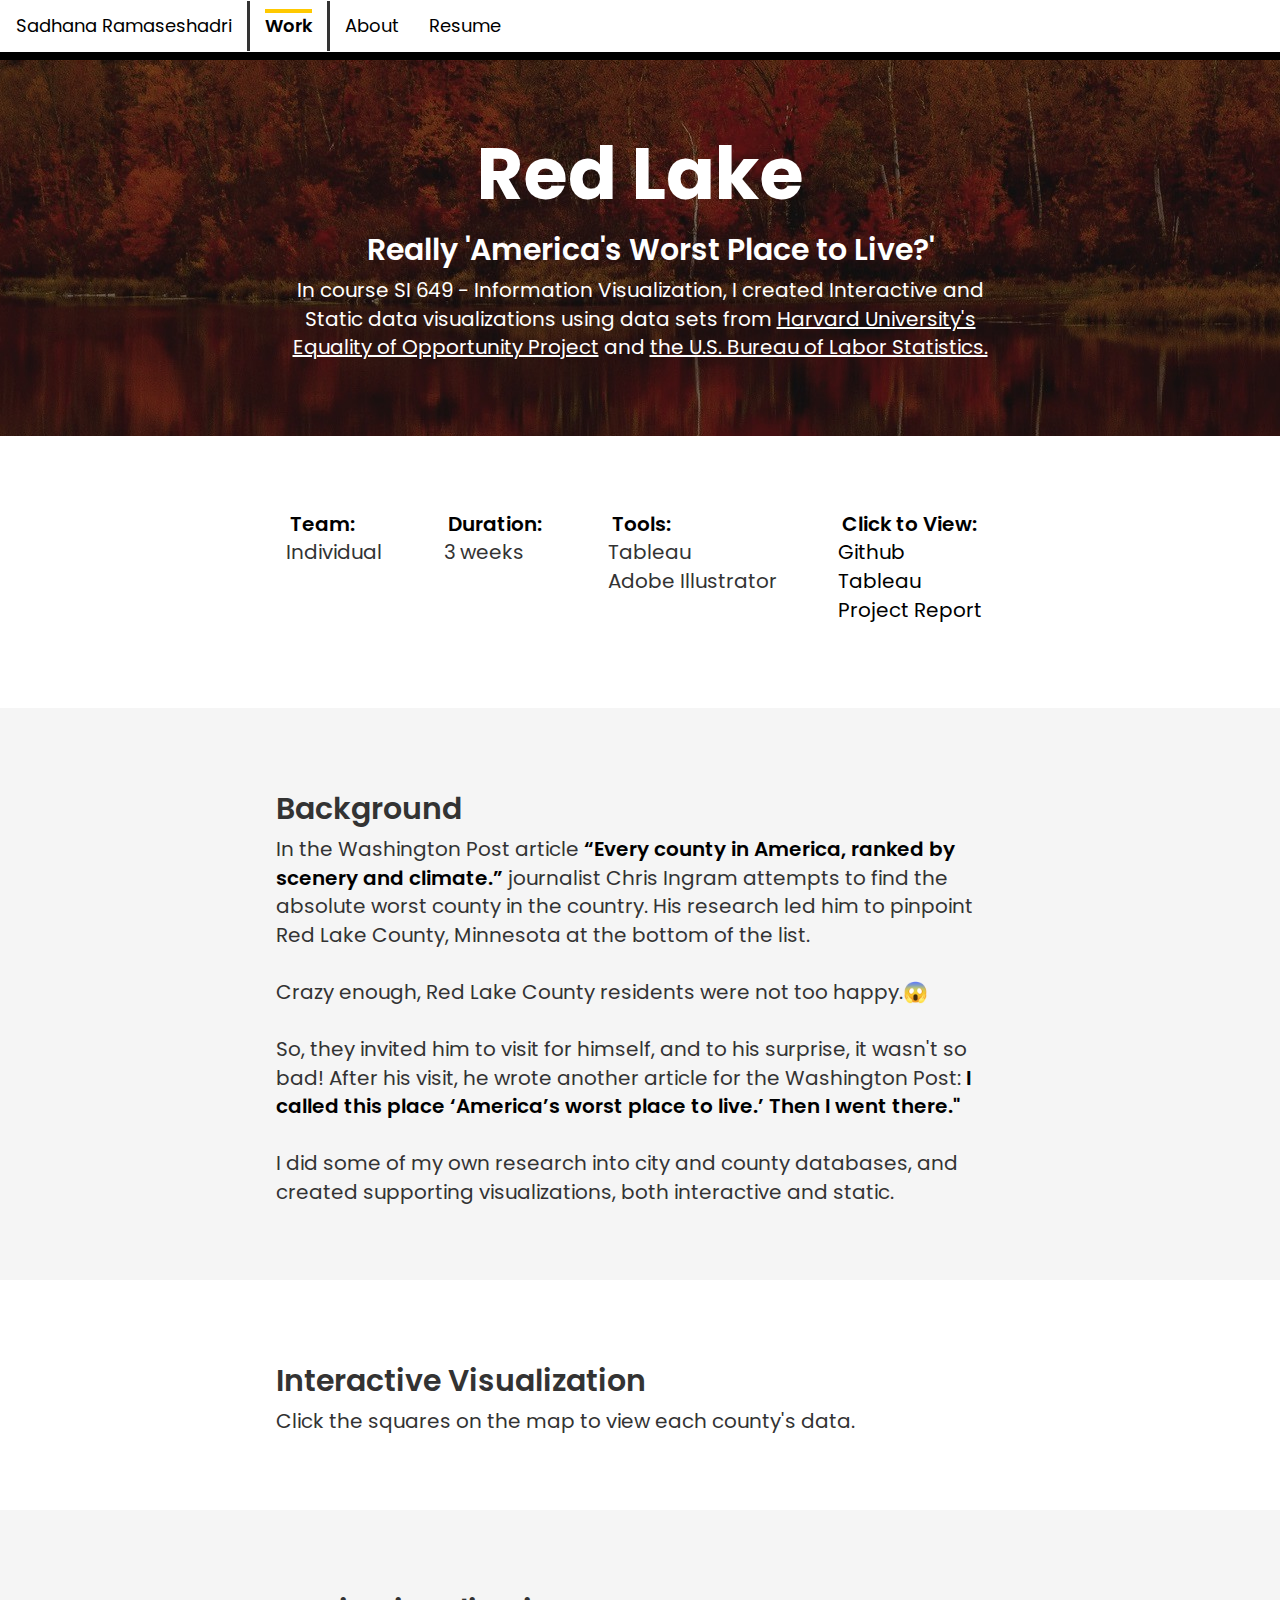
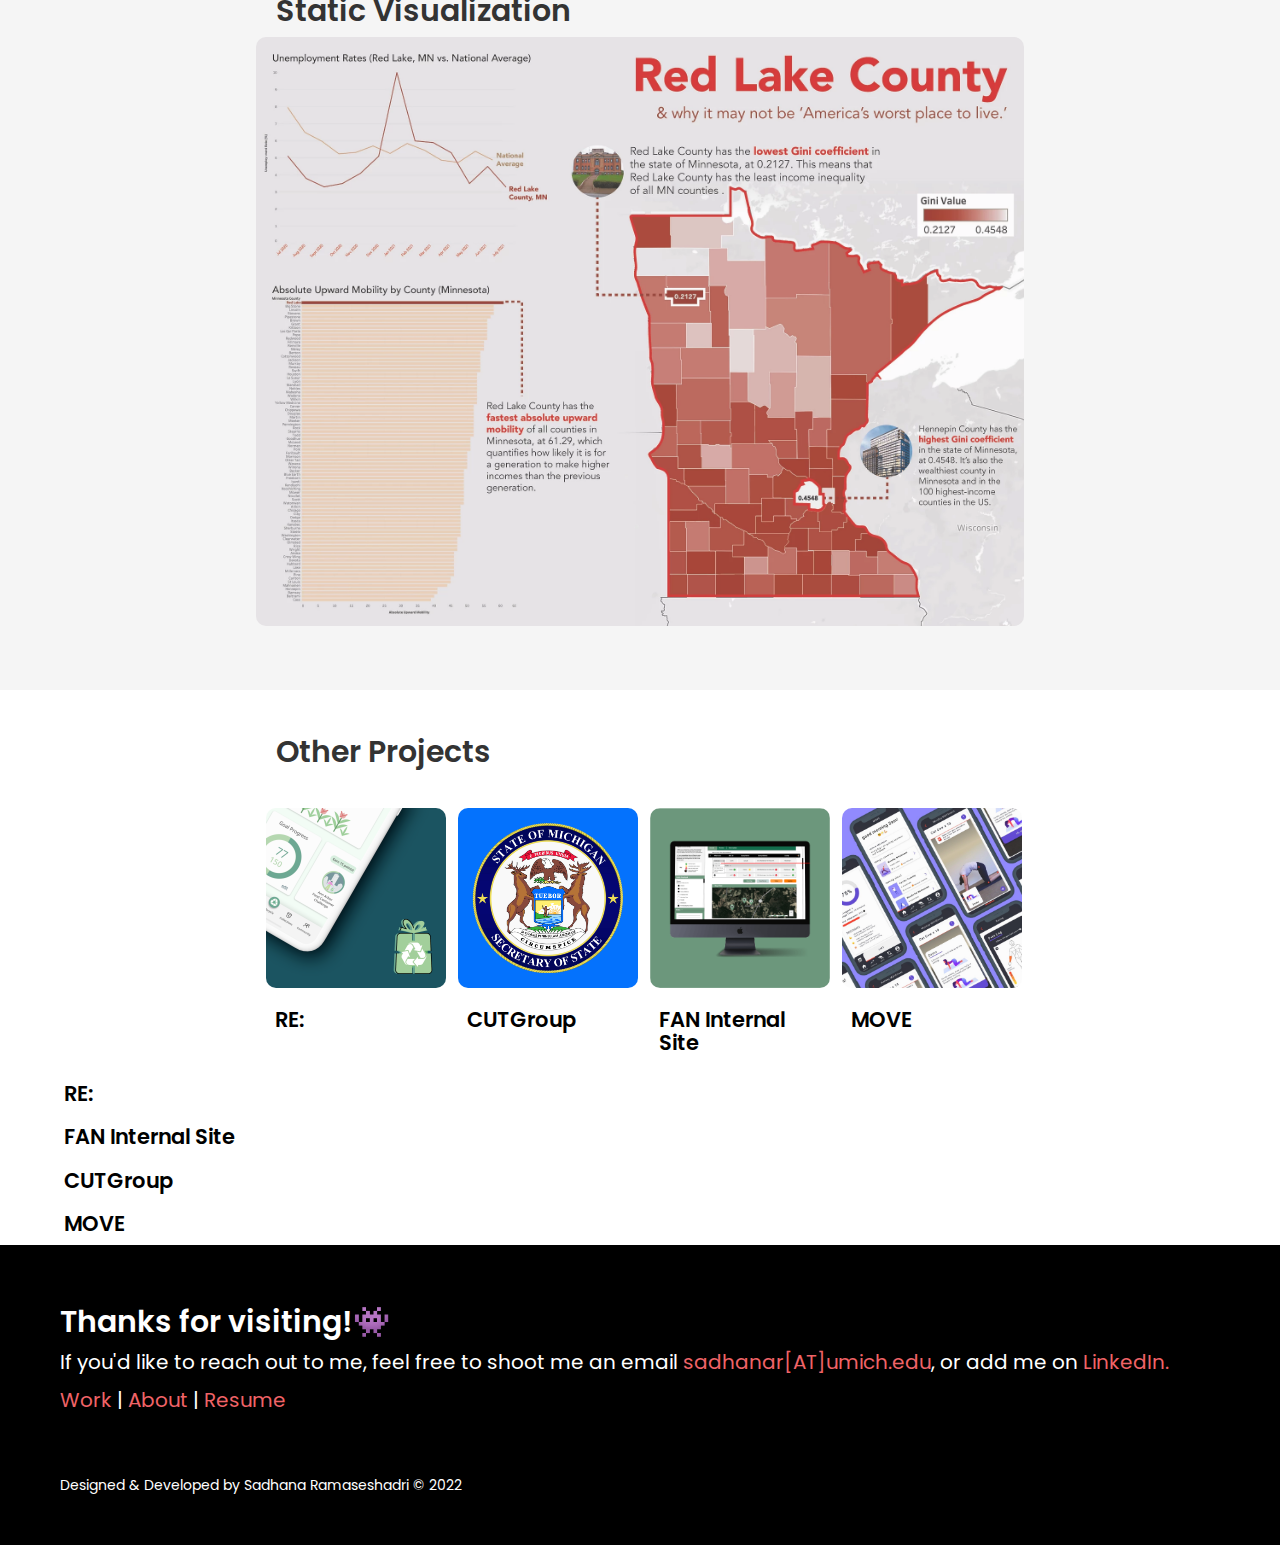
<file: red_lake.html>
<!DOCTYPE html>
<html lang="en">
    <head>
        <meta charset="UTF-8" name="viewport" content="width=device-width, initial-scale=1">
        <link rel="stylesheet" href="https://maxcdn.bootstrapcdn.com/bootstrap/3.4.1/css/bootstrap.min.css">
        <link rel="stylesheet" href="mystyle_red_lake.css">
        <link href='https://fonts.googleapis.com/css2?family=Poppins:wght@400;600;900&display=swap' rel='stylesheet' type='text/css'>
  
  
              <nav class="navbar" id="nav-bootstrap-overrides">
              <div class="container-fluid">
                <div class="navbar-header">
                  <a class="navbar-brand" id="link-override" href="index.html">Sadhana Ramaseshadri</a>
                </div>
                <ul class="nav navbar-nav" id="hover-nav-bootstrap-overrides">
                  <li class="active"><a href="index.html">Work</a></li>
                  <li><a id="link-override" href="about.html">About</a></li>
                  <li><a id="link-override" href="resume.html">Resume</a></li>
                </ul>
              </div>
            </nav>

            <div class="header">
                <div class="progress-container">
                  <div class="progress-bar" id="myBar"></div>
                </div>
              </div>
    
              <script>
                // When the user scrolls the page, execute myFunction 
                window.onscroll = function() {myFunction()};
                
                function myFunction() {
                  var winScroll = document.body.scrollTop || document.documentElement.scrollTop;
                  var height = document.documentElement.scrollHeight - document.documentElement.clientHeight;
                  var scrolled = (winScroll / height) * 100;
                  document.getElementById("myBar").style.width = scrolled + "%";
                }
                </script>

                <base href="move.html">
                <title>Red Lake Info Viz | Work | Sadhana's UX Portfolio</title>

    </head>
    <body>
        <div class='move-banner'>
                <div class="move-intro">
                  <h1 style="font-weight:700">Red Lake</h1>
                  <h2>Really 'America's Worst Place to Live?'</h2>
                  <p style="font-weight: 400;text-align:center; color:white;">In course SI 649 - Information Visualization, I created Interactive and Static data visualizations using data sets from <a target="_blank" style="color:white;text-decoration: underline;" href="https://opportunityinsights.org/paper/land-of-opportunity/">Harvard University's Equality of Opportunity Project</a> and <a target="_blank" style="color:white;text-decoration: underline;"href="https://www.bls.gov/lau/#:~:text=14%20months%20(TXT)%20(-,ZIP,-1%2C847KB)">the U.S. Bureau of Labor Statistics.</a></p>
                </div>
        </div>

        <div class="section-container">
            <div class="grid-container">
                <p><mark class="hilight">Team:</mark><br>Individual</p>
                <p><mark class="hilight">Duration:</mark><br>3 weeks</p>
                <p><mark class="hilight">Tools:</mark><br>Tableau<br>Adobe Illustrator</p>
                <p><mark class="hilight">Click to View:</mark><br><a target="_blank" href="https://github.com/sadhana-sr/Interactive-Communicative-Visualization">Github</a><br><a target="_blank" href="https://public.tableau.com/app/profile/sadhana6563/viz/InteractiveCommunicativeVisualization/InteractiveCommVis?publish=yes">Tableau<br><a target="_blank" href="https://docs.google.com/document/d/1kWCGN3_HV9ZmVExuUxnd6d-N7dGXjTd8RrWvlb2L6rU/edit">Project Report</a></p>
            </div>
        </div>
 


        <div class="section-container" style="background-color:#ebebeb85">
            <h2>Background</h2>
            <p>In the Washington Post article <a style="font-weight: 600;" href="https://www.washingtonpost.com/news/wonk/wp/2015/08/17/every-county-in-america-ranked-by-natural-beauty/">“Every county in America, ranked by scenery and climate.”</a> journalist Chris Ingram attempts to find the absolute worst county in the country. His research led him to pinpoint Red Lake County, Minnesota at the bottom of the list.<br><br>Crazy enough, Red Lake County residents were not too happy.😱<br><br>So, they invited him to visit for himself, and to his surprise, it wasn't so bad! After his visit, he wrote another article for the Washington Post: <a style="font-weight: 600;" href="https://www.washingtonpost.com/news/wonk/wp/2015/09/03/i-called-this-place-americas-worst-place-to-live-then-i-went-there/">I called this place ‘America’s worst place to live.’ Then I went there."</a><br><br>I did some of my own research into city and county databases, and created supporting visualizations, both interactive and static.</p>
        </div>

        <div class="section-container">
          <h2>Interactive Visualization</h2>
          <p>Click the squares on the map to view each county's data.</p>

          <div class='tableauPlaceholder' id='viz1636837952893' style='position: relative'><noscript><a href='#'><img
            alt='Interactive CommVis '
            src='https:&#47;&#47;public.tableau.com&#47;static&#47;images&#47;In&#47;InteractiveCommunicativeVisualization&#47;InteractiveCommVis&#47;1_rss.png'
            style='border: none' /></a></noscript><object class='tableauViz' style='display:none;'>
        <param name='host_url' value='https%3A%2F%2Fpublic.tableau.com%2F' />
        <param name='embed_code_version' value='3' />
        <param name='site_root' value='' />
        <param name='name' value='InteractiveCommunicativeVisualization&#47;InteractiveCommVis' />
        <param name='tabs' value='no' />
        <param name='toolbar' value='yes' />
        <param name='static_image'
          value='https:&#47;&#47;public.tableau.com&#47;static&#47;images&#47;In&#47;InteractiveCommunicativeVisualization&#47;InteractiveCommVis&#47;1.png' />
        <param name='animate_transition' value='yes' />
        <param name='display_static_image' value='yes' />
        <param name='display_spinner' value='yes' />
        <param name='display_overlay' value='yes' />
        <param name='display_count' value='yes' />
        <param name='language' value='en-US' />
        <param name='filter' value='publish=yes' />
      </object></div>
    <script
      type='text/javascript'>                    var divElement = document.getElementById('viz1636837952893'); var vizElement = divElement.getElementsByTagName('object')[0]; if (divElement.offsetWidth > 800) { vizElement.style.width = '1000px'; vizElement.style.height = '827px'; } else if (divElement.offsetWidth > 500) { vizElement.style.width = '1000px'; vizElement.style.height = '827px'; } else { vizElement.style.width = '100%'; vizElement.style.height = '927px'; } var scriptElement = document.createElement('script'); scriptElement.src = 'https://public.tableau.com/javascripts/api/viz_v1.js'; vizElement.parentNode.insertBefore(scriptElement, vizElement);</script>
  
        </div>

        <div class="section-container" style="background-color:#ebebeb85">
          <h2>Static Visualization</h2>
          <img style="width: 100%;" src="images/red-lake/red-lake-static.webp">
        </div>


        <div class="other-section-container">
            <h2>Other Projects</h2><br>
    
            <div class="container">
              <a href=RE.html><img src="images/RE/RE-cover.png">
              <h2 id = "other-projects">RE:</h2></a>
            </div>
            <div class="container">
              <a href=cutgroup.html><img src="images/cutgroup/cutgroup_cover.jpg">
            <h2 id = "other-projects">CUTGroup</h2></a>
          </div>
          <div class="container">
            <a href=flan.html><img src="images/flan/flan-screen.png">
          <h2 id = "other-projects">FAN Internal Site</h2></a>
        </div>
         <div class="container">
            <a href=move.html><img src="images/move/move_cover.jpg">
              <h2 id = "other-projects">MOVE</h2></a>
            </div>
          </div>

          <div class="responsive-container">
            <a href=RE.html>
              <h2 id = "other-projects">RE:</h2>
          </a>
          <a href=flan.html>
              <h2 id = "other-projects">FAN Internal Site</h2>
          </a>
            <a href=cutgroup.html>
              <h2 id = "other-projects">CUTGroup</h2>
          </a>
          <a href=move.html>
            <h2 id = "other-projects">MOVE</h2>
        </a>
          </div>


    </body>

    <footer style="color: #ffffff;">
      <h2>Thanks for visiting!👾</h2>
      <p>If you'd like to reach out to me, feel free to shoot me an email <a href="mailto:sadhanar@umich.edu">sadhanar[AT]umich.edu</a>,
         or add me on <a target="_blank" href = "linkedin.com/in/sadhanara">LinkedIn.</a>
      </p>

      <p><a href="index.html">Work</a> | <a href="about.html">About</a> | <a href="resume.html">Resume</a></p>

      <p id="creds">Designed & Developed by Sadhana Ramaseshadri © 2022</p>
    </footer>



</html>
</file>
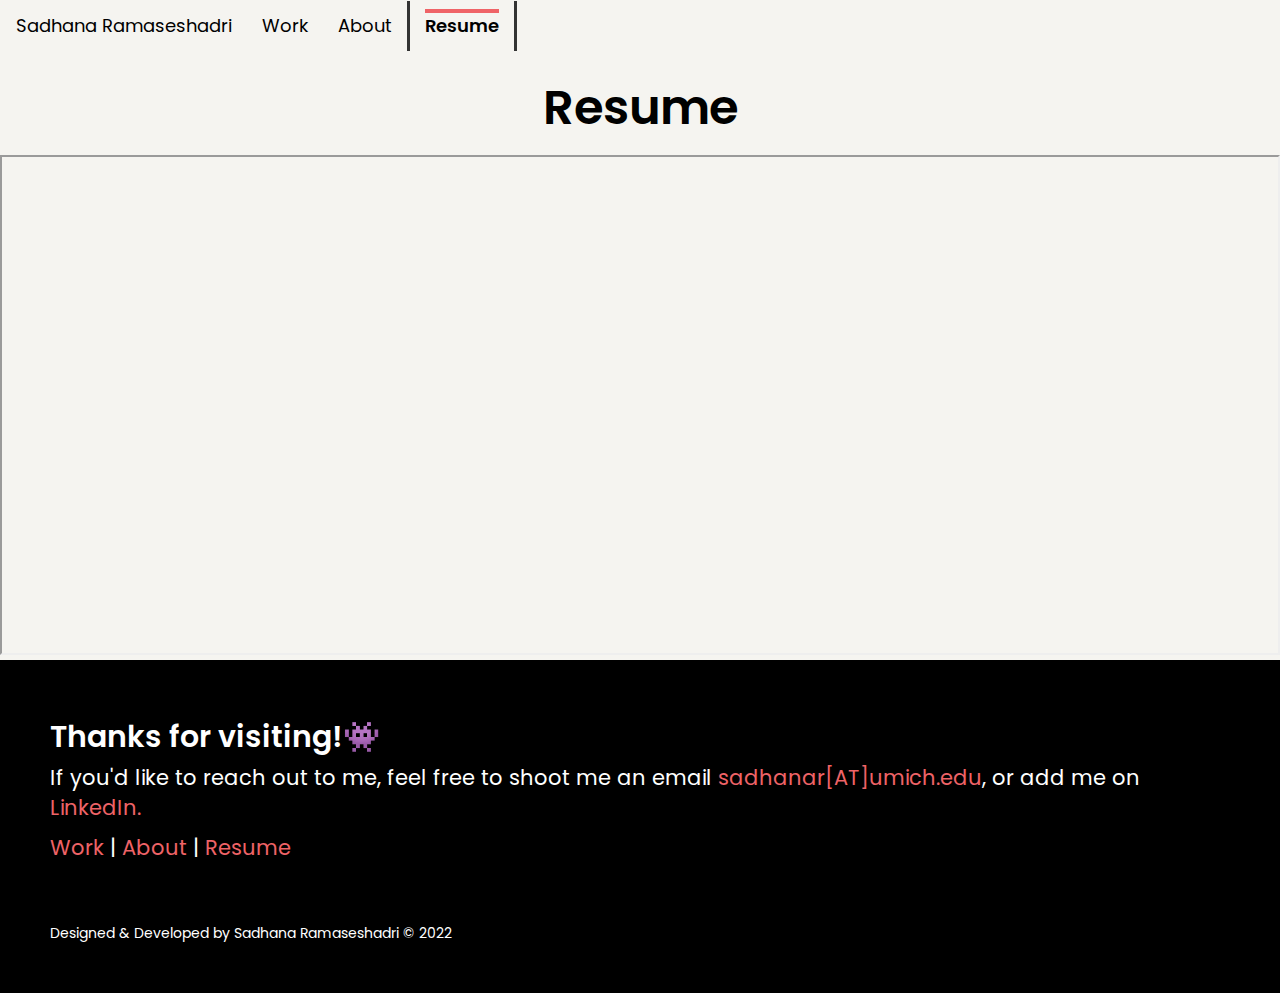
<file: resume.html>
<!DOCTYPE html>
<html lang="en">
  <head>
    <meta name="viewport" content="width=device-width, initial-scale=1">
    <link rel="stylesheet" href="https://maxcdn.bootstrapcdn.com/bootstrap/3.4.1/css/bootstrap.min.css">
    <link rel="stylesheet" href="mystyle.css">
    <link href='https://fonts.googleapis.com/css2?family=Poppins:wght@400;600;900&display=swap' rel='stylesheet' type='text/css'>


    <nav class="navbar" id="nav-bootstrap-overrides">
      <div class="container-fluid">
        <div class="navbar-header">
          <a class="navbar-brand" id="link-override" href="index.html">Sadhana Ramaseshadri</a>
        </div>
        <ul class="nav navbar-nav" id="hover-nav-bootstrap-overrides">
          <li><a id="link-override" href="index.html">Work</a></li>
          <li><a id="link-override" href="about.html">About</a></li>
          <li class="active"><a id="link-override" href="resume.html">Resume</a></li>        </ul>
      </div>
    </nav>

    <title>Resume | Sadhana's UX Portfolio</title>
    </head>
    <body>
      <div>
        <h1 style="text-align: center;"><mark class="hilight">Resume</mark></h1>
      </div>


      <div>


        <iframe src="images/Resume_SadhanaRamaseshadri_FOR WEBSITE.pdf" width="100%" height="500px">
        </iframe>
      </div>
    </body>

    <footer style="color: #ffffff;">
      <h2>Thanks for visiting!👾</h2>
      <p>If you'd like to reach out to me, feel free to shoot me an email <a href="mailto:sadhanar@umich.edu">sadhanar[AT]umich.edu</a>,
         or add me on <a target="_blank" href = "linkedin.com/in/sadhanara">LinkedIn.</a>
      </p>

      <p><a href="index.html">Work</a> | <a href="about.html">About</a> | <a href="resume.html">Resume</a></p>

      <p id="creds">Designed & Developed by Sadhana Ramaseshadri © 2022</p>
    </footer>
</html>
</file>
<file: mystyle_RE.css>
html{
    scroll-behavior: smooth;
}

.note {
    float: left;
	display: block;
	position: relative;
	padding: 1em;
	width: 300px;
	min-height: 300px;
	margin: 0 30px 30px 0;
	background: linear-gradient(top, rgba(0,0,0,.05), rgba(0,0,0,.25));
	background-color: #FFFD75;
	box-shadow: 5px 5px 10px -2px rgba(33,33,33,.3);
	transform: rotate(2deg);
	transform: skew(-1deg,1deg);
	transition: transform .15s;
	z-index: 1;
}

#nav-bootstrap-overrides{
    font-family: 'Poppins', sans-serif;
    margin-bottom: 0px;
    border-bottom-style: solid;
}

#link-override{
   color: #000; 
}

.header {
    position: -webkit-sticky;
    position: sticky;
    top: 0;
    z-index: 1;
    width: 100%;
  }
  
  /* The progress container (grey background) */
  .progress-container {
    width: 100%;
    height: 8px;
    background: #000;
  }
  
  /* The progress bar (scroll indicator) */
.progress-bar {
    height: 8px;
    background: #FFA09D;
    width: 0%;
}


.scroll-buttons{
    position: fixed;
    bottom: 0;
    right: 0;
    z-index: 1;
    display: grid;
    border-width: 0px;
    width: 10%;
    float: right;
    text-align: right;
    padding-right: 10px;
}

#scroll{
    color: #000;
    cursor: pointer;
    font-family: 'Poppins', sans-serif;
    font-size: large;
    padding: 3%;
    padding-left: 0px;
    opacity: 1;
    -webkit-transition: all 0.5s ease;
    transition: all 0.5s ease;
}

#scroll:hover{
    -webkit-transform:translateX(-18px);
    transform: translateX(-18px)
}


.active{
    border-left-style: solid;
    border-right-style: solid;
    font-weight: 600;
    text-decoration: solid overline 4px;
}

img{
    height: 100%;
    border-radius: 10px;
    border-color: #000;
    border-style: solid;
}

h1{
    font-size: 80px;
    margin: 10px;
    font-family: 'McLaren', sans-serif;
}

h2{
    font-size: 25px;
    font-family: 'McLaren', sans-serif;
    margin:10px
}

a{
    color: #000;
    text-decoration: none;
}

footer a{
    color:#EF6367;
}

footer a:hover{
    color:#FFA09D;
}

p{
    font-size: 18px;
    padding-left: 20px;
    padding-right: 20px;
    font-family: 'Poppins', sans-serif;

}
ul{
    font-size: 18px;
    margin-left: 20px;
    font-family: 'Poppins', sans-serif;

}

ol{
    font-size: 18px;
    margin-left: 20px;

    font-family: 'Poppins', sans-serif;
    list-style-position: inside;
}

mark.hilight{
    background: none;
    font-weight: 600;
    margin-left: 0px;

}

.move-banner {
    padding-left: 20%;
    padding-right: 20%;
    padding-top: 5%;
    padding-bottom: 5%;
    color: #000;
    background-color:#215561ff;
    text-align: center;

  }
  
  .move-intro{
      overflow: scroll;
  }
  
  #move_pic{
      max-height: 50%;
  }

#click-thru:hover{
    color: #000;
    opacity: .6;
    
}

hr{
    border:0;
    margin:0;
    width:100%;
    height:2px;
    background:#85C9BF;
}

button{
    border: none;
    text-align: center;
    text-decoration: none;
    display: inline-block;
    cursor: pointer;

    color: #fff;
    border-width: 0px;
    background-color: rgba(255, 255, 255, 0);
    font-family: 'McLaren', sans-serif;
    font-size: large;
    margin-bottom: 1%;
    padding: 1%;
    opacity: 1;
}

.grid-container {
    display: grid;
    grid-template-columns: auto auto auto auto;
    grid-gap: 10px;
    padding: 10px;
}

#grid-container-screens-p {
    font-size: medium;
    display: block;
    margin-top: auto;
    margin-bottom: auto;
    width: 100%;
}

  #grid-container-screens {
    width: 200px;
    box-shadow: 10px 10px 5px #00000042;
    border-radius: 20px;
  }
  
.process{
    display: grid;
    grid-template-columns:auto;
    padding: 20px;
}




.process-image{
    background-size: cover;
    position: relative;
    padding-left: 20px;
    grid-column-start: 1;
    grid-column-end:2;
    width: 50%;
}

.section-container{
    padding-left: 20%;
    padding-right: 20%;
    padding-top: 5%;
    padding-bottom: 5%;
}
.button-container{
    padding-left: 20%;
    padding-right: 20%;
    display: inline;
    margin-left: auto;
    margin-right: auto;
}

.paper-row:after{
    content: "";
    display: table;
    clear: both;
}

#paper {
    display: block; margin-left: auto; margin-right: auto; width: 70%;
}

#concepts {
    display: block; margin-left: auto; margin-right: auto; width: 100%;
}

.sketch-container {
    display: grid;
    grid-template-rows: minmax(100px,auto);
    grid-template-columns:auto auto;
    color: #000;
    grid-gap: 80px;
}

.sketches{
    width: 120%;
}

#screens{
    -webkit-appearance: button;
    -moz-appearance: button;
    appearance: button;
    text-decoration: none;
    color: initial;
}

.container {
    float: left;
    width: 25%;
    padding: 10px;
    height: 200px; /* Should be removed. Only for demonstration */
    -webkit-transition: all 0.5s ease;
    transition: all 0.5s ease;
    
}

.container:hover{
    -webkit-transform:translateY(-18px);
    transform: translateY(-18px)
}

.projects-container{
    padding: 40px;
    padding-bottom: 200px;
    
}

.projects-container:after {
    content: "";
    display: table;
    clear: both;
}

*{
    box-sizing: border-box;
}

#other-projects{
    margin-left: 5%;
    font-size:18px;
    white-space: nowrap;
    font-family: 'Poppins', sans-serif;
}

.other-section-container{
    padding-left: 20%;
    padding-right: 20%;
    padding-top: 2%;
    padding-bottom: 5%;
    display:block;
    min-height: 100%;
    overflow:auto;
}

.responsive-container{
    display: none;
}

footer {
    background-color: #000;
    padding: 40px;
}

#creds{
    padding-top: 50px;
    font-size: 100%;
}

/* IPAD / SMALLER SCREEN */
@media screen and (max-width: 1200px) {

    html, body {
        max-width: 100%;
        overflow-x: hidden;
    }
    .container {
      max-height:300px;
      margin-bottom:30%;
      width:50%;
    }
    .memoji{
        max-height: 200px;
        -webkit-transform:translateY(30px);
        transform: translateY(30px);
    }
    .section-container{
        padding: 5%;
    }

    .projects-container{
        padding: 40px; 
        width:80%;
        margin-left: 10%;
        margin-right: 10%;
    }
    
    .projects-container:after {
        content: "";
        display: table;
        clear: both;

    }
    .projects-container p{
        width:300px;
    }
    .b {
       width: auto;
    }

    #grid-container-screens-p {
        font-size: large;
        display: block;
        margin-top: auto;
        margin-bottom: auto;
        width: 100%;
    }
    
      #grid-container-screens {
        width: 200px;
        box-shadow: 10px 10px 5px #00000042;
        border-radius: 20px;
      }
      
    .container{
        display:none
    }

    .responsive-container{
        display: block;
        overflow:auto;
        white-space: nowrap;
    }

    .other-section-container{
        text-align: center;
    }
    .scroll-buttons{
        margin-right: 20px;
    }
    

}


/* PHONE */
@media screen and (max-width: 800px) {

    html, body {
        max-width: 100%;
        overflow-x: hidden;
    }
    .container {
        max-height:300px;
        width: 100%;
        margin-bottom:200px;

    }
    .hello-container{
        text-align: center;
    }
    .projects-container h2{
        white-space: nowrap;
    }

    h2 .other{
        font-size: 30px;
        margin-left: 20px;
        font-family: 'Poppins', sans-serif;
        font-weight:600;
    }

    .section-container#experience{
        padding: 5%;
    }

    h1 h2 p{
        font-size: 35px;
        text-align: center;
    }

    .memoji{
        display: none;
    }

    p{
        align-items: center;
        width: auto;
        font-size: large;
    }
    footer{
        text-align: center;
    }


     #grid-container-screens-p {
        font-size: large;
        display: block;
        margin-top: auto;
        margin-bottom: auto;
        width: 100%;
        height: auto;
    }
    
      #grid-container-screens {
        width: 100px;
        height: auto;
        box-shadow: 10px 10px 5px #00000042;
        border-radius: 10px;
      }


     .wrapper {
        display:contents;
        height:500px;
        text-align: center;
    }

    .container{
        display:none
    }
    .responsive-container{
        display: block;
        white-space: nowrap;
    }

    .other-section-container{
        text-align: center;
    }

    .scroll-buttons{
        display: none;
    }
}
</file>
<file: mystyle.css>
/*font-family: 'OpenDyslexic3Regular' important!;*/
html{
    scroll-behavior: smooth;
}


#nav-bootstrap-overrides{
    font-family: 'Poppins', sans-serif;
    margin-bottom: 0px;
    border-bottom-style: solid;
}

.active:hover{
    font-weight: 600;
    background-color: #FFF6F5;
}

.nav #link-override:hover{
    font-weight: 600;
    background-color: #FFF;
    color: #EF6367;
}

.header {
    position: -webkit-sticky;
    position: sticky;
    top: 0;
    z-index: 1;
    width: 100%;
    
  }
  
  /* The progress container (grey background) */
  .progress-container {
    width: 100%;
    height: 8px;
    background: #ffff;
  }
  
  /* The progress bar (scroll indicator) */
  .progress-bar {
    height: 8px;
    background: #FFA09D;
    width: 0%;
  }

#link-override{
   color: #000; 
}

.active{
    border-left-style: solid;
    border-right-style: solid;
    font-weight: 600;
    text-decoration: solid overline 4px;
    text-decoration-color: #EF6367;
}

.hello-container {
  display: grid;
  grid-template-rows: minmax(100px,auto);
  grid-template-columns:auto auto;
  grid-gap: 10px;
  padding: 20px;
  color: #000;
}

.hello-intro{
    overflow: scroll;
}

.memoji{
    max-height: 300px;
}

/*.memoji:hover{
    filter: drop-shadow(0px -20px 0px #ffffff);}*/

.name-pronounciation::after{
    content: "Sadhana.";
    color: #EF6367;
}

.memoji:hover ~ .hello-intro .name-pronounciation::after {
    content: "saadh•na";
    font-style: italic;
    text-decoration:underline;
    text-decoration-color: #000; 
}

.name-pronounciation:hover::after{
    content: "saadh•na";
    font-style: italic;
}

mark.hilight{
    background: none;
    font-weight: 600;
}

mark.hilight-exp{
    background: none;
    font-size: medium;   
}

mark#intro{
    background: none;
    color: #EF6367;
}

mark.about-hilight{
    background: none;
    font-weight: 600;
}

#umich-link{
    color: #0306a1;
}

#taal{
    font-weight: 600;
    color: #8800D1;
}

#ig-link{
    font-weight: 600;
    color:#e941c4;
}

#playlist{
    font-weight: 600;
    color: #000;
}

.projects-container{
    padding: 40px;
    padding-bottom: 200px;    
}

.projects-container:after {
    content: "";
    display: table;
    clear: both;
}

*{
    box-sizing: border-box;
}



.move-info{
    overflow: scroll;
}



img{
    height: 100%;
    border-radius: 10px;
    border-color: #000;
    border-style: solid;
}

h1{
    font-size: 48px;
    padding: 10px;
    font-family: 'Poppins', sans-serif;
}

h2{
    font-size: 30px;
    padding-left: 10px;
    font-family: 'Poppins', sans-serif;
    font-weight: 600;
}

a{
    text-decoration: none;
    color: #000;
}

footer a{
    color:#EF6367;
}

footer a:hover{
    color:#FFA09D;
}

p{
    font-size: 21px;
    padding-left: 10px;
    padding-right: 20px;
    font-family: 'Poppins', sans-serif;

}

button{
    white-space: nowrap;
    display: inline-block;
    font-size: 18px;
    margin-left: 10px;
    margin-bottom: 5px;
    font-family: 'Poppins', sans-serif; 
    border: none;  
    background-color: #EF6367;
    color: #ffff;
    cursor:default;
}

.sm-icons{
    height:50px;
    padding-left: 10px;

}

#sm{
    padding: 2px;
}


#sm:hover{
    border-color: #EF6367;
    border-style: solid;
    border-radius: 100%;
    border-width: 3px;
}


.container {
    float: left;
    width: 25%;
    padding: 10px;
    height: 300px; 
    margin-bottom: 15%;
    -webkit-transition: all 0.5s ease;
    transition: all 0.5s ease
}



.container:hover{
    -webkit-transform:translateY(-18px);
    transform: translateY(-18px)
}


.move-pic:hover{
    opacity: 80%;
}




.about-header{
    padding: 20px;
}

    
.wrapper {
    display: grid; 
    grid-template-rows:270px 270px 270px;
    grid-template-columns: 200px 200px 200px;
    margin: 0 auto;
    width:800px;
    height:500px;
    grid-gap:20px;
}


 
footer {
    background-color: #000;
    padding: 40px;
}





.b {
    position: relative;
    display: inline-flex;
    grid-column: 3 ;
    grid-row: 1 / 3;
    padding: 30%;
    float: left;

}
.b img.img-top {
    padding: 30%;
    position: absolute;
    top: 0;
  right: 0;
  left: 0;
  bottom: 0;
  object-fit: contain;
  opacity: 0;
  transition: opacity .2s;

}
.b:hover img.img-top {
  opacity: 1;
  
}




.e {
    grid-column: 1 / 3;
    grid-row: 1;
    transition: .5s ease;
}

body{
    background-color: #eeece699;
}

#border img {
    transition: .5s ease;
}

#about-text{
    margin: 0 auto;
    width:840px;
    margin-top: 30px;
    margin-bottom: 30px;
}

.section-container{
    padding-left: 20%;
    padding-right: 20%;
    padding-top: 5%;
    padding-bottom: 5%;
}

#grid-container {
    display: grid;
    grid-template-columns: auto auto auto auto;
    grid-gap: 10px;
    padding: 10px;
}

ul{
    font-size: 18px;
    margin-left: 20px;

    font-family: 'Poppins', sans-serif;

}

ol{
    font-size: 18px;
    margin-left: 20px;

    font-family: 'Poppins', sans-serif;
    list-style-position: inside;
}

#creds{
    padding-top: 50px;
    font-size: 100%;
}

button.about{
    border: none;
    text-align: left;
    text-decoration: none;
    cursor: default;
    border-width: 0px;
    background-color: #fff6f500;
    font-family: 'Poppins', sans-serif;
    font-size: medium;
    padding: 1%;
    box-shadow: -2px 2px 5px #00000042;
    border-radius: 5px; 
    color: #000;   

    -webkit-transition: all 0.5s ease;
    transition: all 0.5s ease
}

.about{
    cursor: default;
    font-family: 'Poppins', sans-serif;
    font-size: medium;
    color: #000;   
}

button.about:hover{
    -webkit-transform:translateX(5px);
    transform: translateX(5px)
}

button.about#hobbies:hover{
    -webkit-transform:translateX(18px);
    transform: translateX(18px);
    background-color: #f7feff;
    cursor: pointer;
}

.img-top-responsive{
    display: none;
}

/* IPAD / SMALLER SCREEN */
@media screen and (max-width: 1200px) {
    .container {
      max-height:300px;
      margin-bottom:30%;
      width:50%;
    }
    .memoji{
        max-height: 200px;
        -webkit-transform:translateY(30px);
        transform: translateY(30px);
    }

    .projects-container{
        padding: 40px; 
        width:80%;
        margin-left: 10%;
        margin-right: 10%;
    }
    
    .projects-container:after {
        content: "";
        display: table;
        clear: both;

    }
    .projects-container p{
        width:300px;
    }
    .b {
       width: auto;
    }
    

}


/* PHONE */
@media screen and (max-width: 800px) {

    html, body {
        max-width: 100%;
        overflow-x: hidden;
    }
    .container {
        max-height:300px;
        width: 100%;
        margin-bottom:200px;

    }
    .hello-container{
        text-align: center;
    }
    .projects-container h2{
        white-space: nowrap;
    }

    .section-container#experience{
        padding: 5%;
    }

    h1 p{
        font-size: 35px;
        text-align: center;
    }

    .memoji{
        display: none;
    }

    p{
        align-items: center;
        width: auto;
        font-size: large;
    }
    footer{
        text-align: center;
    }

    .b{
        display: none;
    }
    .img-top-responsive{
        object-fit: cover;
        display: block;
        margin-left: 40%;
        margin-right: 60%;
        margin-bottom: 30px;
        width:150px;
        height:150px;
        
    }

     .wrapper {
        display:contents;
        height:500px;
        text-align: center;
    }

  }
</file>
<file: mystyle_cutgroup.css>
html{
    scroll-behavior: smooth;
}

#nav-bootstrap-overrides{
    font-family: 'Poppins', sans-serif;
    margin-bottom: 0px;
    border-bottom-style: solid;
}

#link-override{
   color: #000; 
}

.header {
    position: -webkit-sticky;
    position: sticky;
    top: 0;
    z-index: 1;
    width: 100%;
  }
  
  /* The progress container (grey background) */
  .progress-container {
    width: 100%;
    height: 8px;
    background: #000;
  }
  
  /* The progress bar (scroll indicator) */
.progress-bar {
    height: 8px;
    background: #FFA09D;
    width: 0%;
}


.scroll-buttons{
    position: fixed;
    bottom: 0;
    right: 0;
    z-index: 1;
    display: grid;
    border-width: 0px;
    width: 10%;
    float: right;
    text-align: right;
    padding-right: 10px;
}

#scroll{
    color: #000;
    background-color:#ffffff00;
    cursor: pointer;
    font-family: 'Poppins', sans-serif;
    font-size: large;
    padding: 3%;
    padding-left: 0px;
    opacity: 1;
    -webkit-transition: all 0.5s ease;
    transition: all 0.5s ease;
}

#scroll:hover{
    -webkit-transform:translateX(-18px);
    transform: translateX(-18px);
    background-color:#ffffff00;
}


.active{
    border-left-style: solid;
    border-right-style: solid;
    font-weight: 600;
    text-decoration: solid overline 4px;
}

img{
    height: 100%;
    border-radius: 10px;
    border-color: #000;
    border-style: solid;
}

h1{
    font-size: 72px;
    margin: 10px;
    font-family: 'Poppins', sans-serif;
}

h2{
    font-size: 30px;
    font-family: 'Poppins', sans-serif;
    font-weight:600;
}

h3{
    font-size: 25px;
    margin-left: 20px;
    font-family: 'Poppins', sans-serif;
}

a{
    color: #000;
    text-decoration: none;
}

footer a{
    color:#EF6367;
}

footer a:hover{
    color:#FFA09D;
}

p{
    font-size: 20px;
    padding-left: 20px;
    padding-right: 20px;
    font-family: 'Poppins', sans-serif;
    font-weight: 400;
    margin-left: 5px;

}
ul{
    font-size: 18px;
    margin-left: 20px;
    font-family: 'Poppins', sans-serif;

}

ol{
    font-size: 18px;
    margin-left: 20px;

    font-family: 'Poppins', sans-serif;
    list-style-position: inside;
}

mark.hilight{
    background: none;
    font-weight: 600;
}

.column {
    float: left;
    width: 33.33%;
    padding: 10px;
    height: 500px;
}

.column-finding{
    float: left;
    width: 50%;
    padding: 10px;
}
  
.row:after {
    content: "";
    display: table;
}

.move-banner {
    padding-left: 20%;
    padding-right: 20%;
    padding-top: 5%;
    padding-bottom: 5%;
    color: #000;
    background-color:#72afcd;
    text-align: center;

  }
  
  .move-intro{
      overflow: scroll;
  }
  
  #move_pic{
      max-height: 50%;
  }

#click-thru:hover{
    color: #000;
    opacity: .6;
    
}

button{
    border: none;
    text-align: center;
    text-decoration: none;
    display: inline-block;
    cursor: pointer;
    background-color: #fff;
    color: #72afcd;
    border-width: 0px;
    background-color: rgba(255, 255, 255, 0);
    font-family: 'Poppins', sans-serif;
    font-weight: 400;
    font-size: x-large;
    margin-bottom: 1%;
    padding: 1%;
    opacity: 1;
    border-radius: 10px;
}

button:hover{
    background-color: #4584a4;
    color: #fff;
}

#deliverable{
    background-color: #4584a4;
    color: #fff;
    -webkit-transition: all 0.5s ease;
    transition: all 0.5s ease;
    margin: 10px;
    padding: 10px;
    font-size:20px;
}

#deliverable:hover{
    background-color: #305e75;
    color: #fff;
    -webkit-transform:translateY(-10px);
    transform: translateY(-10px);
}


.grid-container {
    display: grid;
    grid-template-columns: auto auto auto auto;
    grid-gap: 10px;
    padding: 10px;
}

#grid-container-screens-p {
    font-size: medium;
    display: block;
    margin-top: auto;
    margin-bottom: auto;
    width: 100%;
}

  #grid-container-screens {
    width: 200px;
    box-shadow: 10px 10px 5px #00000042;
    border-radius: 20px;
  }
  
.process{
    display: grid;
    grid-template-columns:auto;
    padding: 20px;
}




.process-image{
    background-size: cover;
    position: relative;
    padding-left: 20px;
    grid-column-start: 1;
    grid-column-end:2;
    width: 50%;
}

.section-container{
    padding-left: 20%;
    padding-right: 20%;
    padding-top: 5%;
    padding-bottom: 5%;
}
.button-container{
    padding-left: 20%;
    padding-right: 20%;
    display: inline;
    margin-left: auto;
    margin-right: auto;
}

.paper-row:after{
    content: "";
    display: table;
    clear: both;
}

#paper {
    float: left;
    width: 50%;
    padding: 10px;
  }

.sketch-container {
    display: grid;
    grid-template-rows: minmax(100px,auto);
    grid-template-columns:auto auto;
    color: #000;
    grid-gap: 80px;
}

.sketches{
    width: 120%;
}

#screens{
    -webkit-appearance: button;
    -moz-appearance: button;
    appearance: button;
    text-decoration: none;
    color: initial;
}

.container {
    float: left;
    width: 25%;
    padding: 10px;
    height: 200px; /* Should be removed. Only for demonstration */
    -webkit-transition: all 0.5s ease;
    transition: all 0.5s ease;
    
}

.container:hover{
    -webkit-transform:translateY(-18px);
    transform: translateY(-18px)
}

.projects-container{
    padding: 40px;
    padding-bottom: 200px;
    
}

.projects-container:after {
    content: "";
    display: table;
    clear: both;
}

*{
    box-sizing: border-box;
}

#other-projects{
    margin-left: 5%;
    font-size:18px;
    white-space: nowrap;
}

.other-section-container{
    padding-left: 20%;
    padding-right: 20%;
    padding-top: 2%;
    padding-bottom: 5%;
    display:block;
    min-height: 100%;
    overflow:auto;
}

.responsive-container{
    display: none;
}

footer {
    background-color: #000;
    padding: 40px;
}

#creds{
    padding-top: 50px;
    font-size: 100%;
}

/* IPAD / SMALLER SCREEN */
@media screen and (max-width: 1200px) {

    html, body {
        max-width: 100%;
        overflow-x: hidden;
    }
    .container {
      max-height:300px;
      margin-bottom:30%;
      width:50%;
    }
    .memoji{
        max-height: 200px;
        -webkit-transform:translateY(30px);
        transform: translateY(30px);
    }

    .section-container{
        padding: 5%;
    }

    .projects-container{
        padding: 40px; 
        width:80%;
        margin-left: 10%;
        margin-right: 10%;
    }
    
    .projects-container:after {
        content: "";
        display: table;
        clear: both;

    }
    .projects-container p{
        width:300px;
    }
    .b {
       width: auto;
    }

    #grid-container-screens-p {
        font-size: large;
        display: block;
        margin-top: auto;
        margin-bottom: auto;
        width: 100%;
    }
    
      #grid-container-screens {
        width: 200px;
        box-shadow: 10px 10px 5px #00000042;
        border-radius: 20px;
      }
      
    .container{
        display:none
    }

    .responsive-container{
        display: block;
        overflow:auto;
        white-space: nowrap;
    }

    .other-section-container{
        text-align: center;
    }
    .scroll-buttons{
        margin-right: 20px;
    }
    

}


/* PHONE */
@media screen and (max-width: 800px) {

    html, body {
        max-width: 100%;
        overflow-x: hidden;
    }
    .container {
        max-height:300px;
        width: 100%;
        margin-bottom:200px;

    }

      
    .projects-container h2{
        white-space: nowrap;
    }

    
    .section-container#experience{
        padding: 5%;
    }

    h1 h2 p{
        font-size: 35px;
        text-align: center;
    }

    .memoji{
        display: none;
    }

    p{
        align-items: center;
        width: auto;
        font-size: large;
    }
    footer{
        text-align: center;
    }


     #grid-container-screens-p {
        font-size: large;
        display: block;
        margin-top: auto;
        margin-bottom: auto;
        width: 100%;
        height: auto;
    }
    
      #grid-container-screens {
        width: 100px;
        height: auto;
        box-shadow: 10px 10px 5px #00000042;
        border-radius: 10px;
      }


     .wrapper {
        display:contents;
        height:500px;
        text-align: center;
    }

    .container{
        display:none
    }
    .responsive-container{
        display: block;
        white-space: nowrap;
    }

    .other-section-container{
        text-align: center;
    }

    .scroll-buttons{
        display: none;
    }
}
</file>
<file: mystyle_dlo.css>
#nav-bootstrap-overrides{
    font-family: 'Poppins', sans-serif;
    margin-bottom: 0px;
    border-bottom-style: solid;
}


#link-override{
   color: #000; 
}

.header {
    position: -webkit-sticky;
    position: sticky;
    top: 0;
    z-index: 1;
    width: 100%;
  }

    /* The progress container (grey background) */
    .progress-container {
        width: 100%;
        height: 8px;
        background: #000;
      }
      
      /* The progress bar (scroll indicator) */
    .progress-bar {
        height: 8px;
        background: #FFA09D;
        width: 0%;
    }
    
  

.active{
    border-left-style: solid;
    border-right-style: solid;
    font-weight: 600;
    text-decoration: solid overline 4px;
    text-decoration-color: #ffc900;
}

img{
    width: 100%;
    height: 100%;
    border-radius: 10px;
    border-color: #000;
    border-style: solid;
}

h1{
    font-size: 72px;
    margin: 10px;
    font-family: 'Poppins', sans-serif;
}

h2{
    font-size: 30px;
    margin-left: 20px;
    font-family: 'Poppins', sans-serif;
    font-weight:600;
}

a{
    color: #000;
    text-decoration: none;
}

footer a{
    color:#EF6367;
}

footer a:hover{
    color:#FFA09D;
}


p{
    font-size: 20px;
    padding-left: 20px;
    padding-right: 20px;
    font-family: 'Poppins', sans-serif;
    font-weight: 400;

}
ul{
    font-size: 20px;
    padding-left: 20%;
    padding-right: 20%;
    padding-bottom: 5%;
    font-family: 'Poppins', sans-serif;

}

ol{
    font-size: 18px;
    margin-left: 20px;

    font-family: 'Poppins', sans-serif;
    list-style-position: inside;
}

mark.hilight{
    background: none;
    font-weight: 600;
}

.move-banner {
    padding-left: 20%;
    padding-right: 20%;
    padding-top: 5%;
    padding-bottom: 5%;
    color: #fff;
    background-color:#264926;
    text-align: center;
  }
  
  .move-intro{
      overflow: scroll;
  }
  
  #move_pic{
    height: 200px;
    -webkit-filter: brightness(10%) invert(100%);
    filter: brightness(10%) invert(100%);
  }

#click-thru:hover{
    color: #000;
    opacity: .6;
    
}

button{
    border: none;
    text-align: center;
    text-decoration: none;
    cursor: pointer;
    border-width: 0px;
    background-color: white;
    font-family: 'Poppins', sans-serif;
    font-size: x-large;
    padding: 1%;
    opacity: 1;
    -webkit-transition: all 0.5s ease;
    transition: all 0.5s ease;
    margin: 20px;
    box-shadow: -5px 5px 15px #00000042;
    border-radius: 10px;    
}

button:hover{
    -webkit-transform:translateY(-18px);
    transform: translateY(-18px)
}

#deliverable-buttons{
    display: block;
    margin-left: auto;
    margin-right: auto;
    width: 100%;
}

.grid-container {
    display: grid;
    grid-template-columns: auto auto auto auto;
    grid-gap: 10px;
    padding: 10px;
}

#grid-container-screens-p {
    display: block;
    margin-top: auto;
    margin-bottom: auto;
    width: 100%;
}

  #grid-container-screens {
    box-shadow: -5px 5px 15px #00000042;
    border-radius: 10px;
  }
  
.process{
    display: grid;
    grid-template-columns:auto;
    padding: 20px;
}


.process-image{
    background-size: cover;
    position: relative;
    padding-left: 20px;
    grid-column-start: 1;
    grid-column-end:2;
    width: 50%;
}

.section-container{
    padding-left: 20%;
    padding-right: 20%;
    padding-top: 5%;
    padding-bottom: 5%;
}
.button-container{
    padding-left: 20%;
    padding-right: 20%;
    display: inline;
    margin-left: auto;
    margin-right: auto;
}

.paper-row:after{
    content: "";
    display: table;
    clear: both;
}

#paper {
    float: left;
    width: 50%;
    padding: 10px;
  }

.sketch-container {
    display: grid;
    grid-template-rows: minmax(100px,auto);
    grid-template-columns:auto auto;
    color: #000;
    grid-gap: 80px;
}

.sketches{
    width: 120%;
}

#screens{
    -webkit-appearance: button;
    -moz-appearance: button;
    appearance: button;
    text-decoration: none;
    color: initial;
}

.container {
    float: left;
    width: 25%;
    padding: 10px;
    height: 200px; /* Should be removed. Only for demonstration */
    -webkit-transition: all 0.5s ease;
    transition: all 0.5s ease;
    
}

.container:hover{
    -webkit-transform:translateY(-18px);
    transform: translateY(-18px)
}

.projects-container{
    padding: 40px;
    padding-bottom: 200px;
    
}

.projects-container:after {
    content: "";
    display: table;
    clear: both;
}

*{
    box-sizing: border-box;
}
.container {
    float: left;
    width: 25%;
    padding: 10px;
    height: 200px; /* Should be removed. Only for demonstration */
    -webkit-transition: all 0.5s ease;
    transition: all 0.5s ease;
    
}

.container:hover{
    -webkit-transform:translateY(-18px);
    transform: translateY(-18px)
}
#other-projects{
    margin-left: 5%;
    font-size:21px;
    
}

.other-section-container{
    padding-left: 20%;
    padding-right: 20%;
    padding-top: 2%;
    padding-bottom: 5%;
    display:block;
    min-height: 100%;
    overflow:auto;
}

footer {
    background-color: #000;
    padding: 40px;
}

#creds{
    padding-top: 50px;
    font-size: 100%;
}
</file>
<file: mystyle_red_lake.css>
#nav-bootstrap-overrides{
    font-family: 'Poppins', sans-serif;
    margin-bottom: 0px;
    border-bottom-style: solid;
}


#link-override{
   color: #000; 
}

.header {
    position: -webkit-sticky;
    position: sticky;
    top: 0;
    z-index: 1;
    width: 100%;
  }
  
  /* The progress container (grey background) */
  .progress-container {
    width: 100%;
    height: 8px;
    background: #000;
  }
  
  /* The progress bar (scroll indicator) */
.progress-bar {
    height: 8px;
    background: #FFA09D;
    width: 0%;
}


.active{
    border-left-style: solid;
    border-right-style: solid;
    font-weight: 600;
    text-decoration: solid overline 4px;
    text-decoration-color: #ffc900;
}

img{
    height: 100%;
    border-radius: 10px;
    border-color: #000;
    border-style: solid;
}

h1{
    font-size: 72px;
    margin: 10px;
    font-family: 'Poppins', sans-serif;
}

h2{
    font-size: 30px;
    margin-left: 20px;
    font-family: 'Poppins', sans-serif;
    font-weight:600;
}

a{
    color: #000;
    text-decoration: none;
}

footer a{
    color:#EF6367;
}

footer a:hover{
    color:#FFA09D;
}

p{
    font-size: 20px;
    padding-left: 20px;
    padding-right: 20px;
    font-family: 'Poppins', sans-serif;

}
ul{
    font-size: 18px;
    margin-left: 20px;

    font-family: 'Poppins', sans-serif;

}

ol{
    font-size: 18px;
    margin-left: 20px;

    font-family: 'Poppins', sans-serif;
    list-style-position: inside;
}

mark.hilight{
    background: none;
    font-weight: 600;
}

.move-banner {
    padding-left: 20%;
    padding-right: 20%;
    padding-top: 5%;
    padding-bottom: 5%;
    color: #fff;
    background-image:url("images/red-lake/red_lake.jpg");
    background-position:center;

    text-align: center;

  }
  
  .move-intro{
      overflow: scroll;
  }
  
  #move_pic{
      max-height: 50%;
  }

#click-thru:hover{
    color: #000;
    opacity: .6;
    
}

button{
    color: #fff;
    border-width: 0px;
    background-color: rgba(255, 255, 255, 0);
    font-family: 'Poppins', sans-serif;
    font-weight: 400;
    font-size: x-large;
    margin-top: 2%;
    padding: 1%;
    opacity: 1;
}

.grid-container {
    display: grid;
    grid-template-columns: auto auto auto auto;
    grid-gap: 10px;
    padding: 10px;
}

#grid-container-screens-p {
    font-size: medium;
    display: block;
    margin-top: auto;
    margin-bottom: auto;
    width: 100%;
}

  #grid-container-screens {
    width: 200px;
    box-shadow: 10px 10px 5px #00000042;
    border-radius: 20px;
  }
  
.process{
    display: grid;
    grid-template-columns:auto;
    padding: 20px;
}




.process-image{
    background-size: cover;
    position: relative;
    padding-left: 20px;
    grid-column-start: 1;
    grid-column-end:2;
    width: 50%;
}




.section-container{
    padding-left: 20%;
    padding-right: 20%;
    padding-top: 5%;
    padding-bottom: 5%;
}
.button-container{
    padding-left: 20%;
    padding-right: 20%;
    display: inline;
    margin-left: auto;
    margin-right: auto;
}

.paper-row:after{
    content: "";
    display: table;
    clear: both;
}

#paper {
    float: left;
    width: 50%;
    padding: 10px;
  }

.sketch-container {
    display: grid;
    grid-template-rows: minmax(100px,auto);
    grid-template-columns:auto auto;
    color: #000;
    grid-gap: 80px;
}

.sketches{
    width: 120%;
}

#screens{
    -webkit-appearance: button;
    -moz-appearance: button;
    appearance: button;
    text-decoration: none;
    color: initial;
}

.container {
    float: left;
    width: 25%;
    padding: 10px;
    height: 200px; /* Should be removed. Only for demonstration */
    -webkit-transition: all 0.5s ease;
    transition: all 0.5s ease;
    
}

.container:hover{
    -webkit-transform:translateY(-18px);
    transform: translateY(-18px)
}

.projects-container{
    padding: 40px;
    padding-bottom: 200px;
    
}

.projects-container:after {
    content: "";
    display: table;
    clear: both;
}

*{
    box-sizing: border-box;
}

#other-projects{
    margin-left: 5%;
    font-size:21px;
    
}

.other-section-container{
    padding-left: 20%;
    padding-right: 20%;
    padding-top: 2%;
    padding-bottom: 5%;
    display:block;
    min-height: 100%;
    overflow:auto;
}

footer {
    background-color: #000;
    padding: 40px;
}

#creds{
    padding-top: 50px;
    font-size: 100%;
}
</file>
